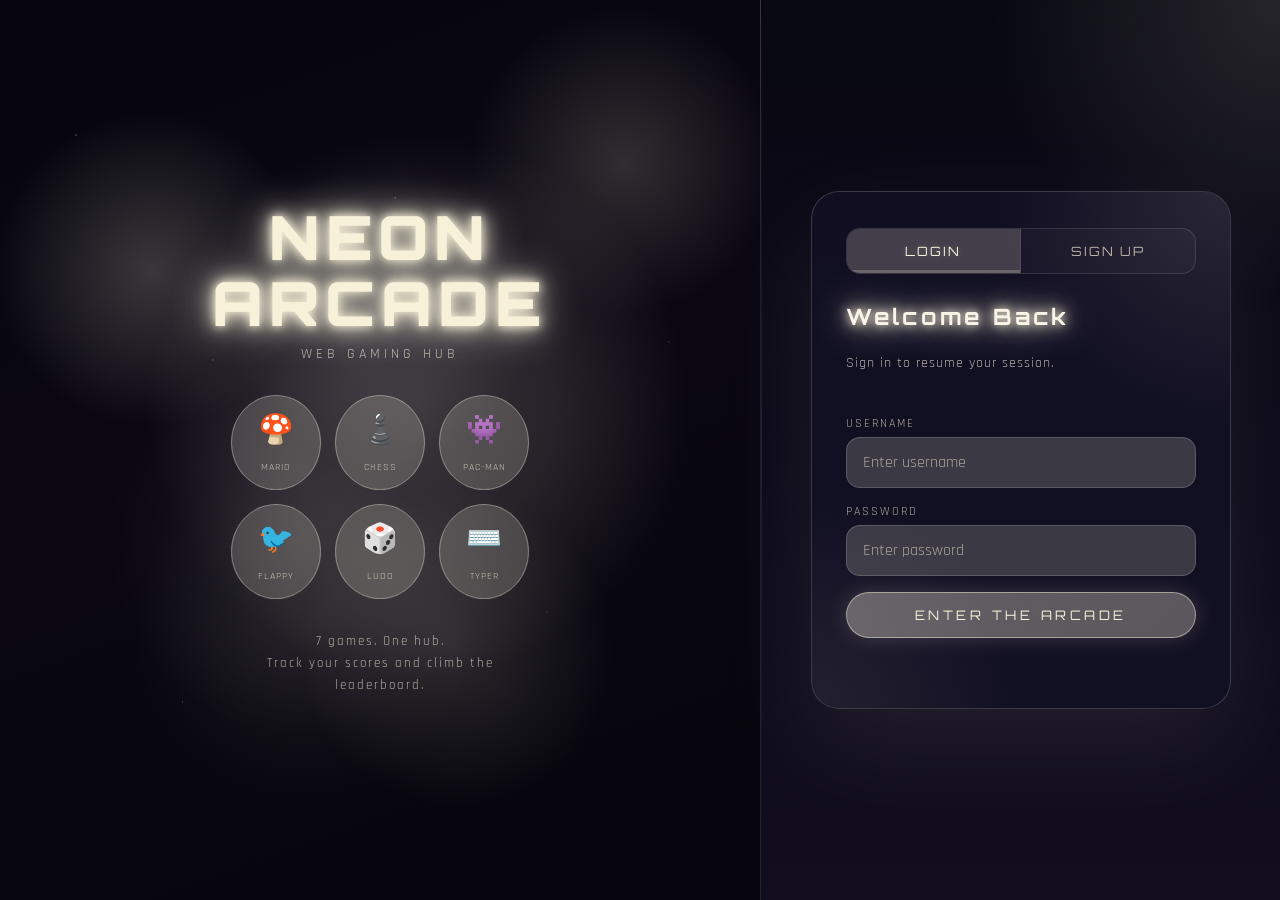
<file: gamehub_2_ (1).html>
<!DOCTYPE html>
<html lang="en">
<head>
<meta charset="UTF-8">
<meta name="viewport" content="width=device-width, initial-scale=1.0">
<title>NeonArcade Hub</title>
<link href="https://fonts.googleapis.com/css2?family=Orbitron:wght@400;700;900&family=Rajdhani:wght@300;400;600&display=swap" rel="stylesheet">
<style>
:root {
  --neon-cyan: #f8f1d9;
  --neon-pink: #f5ead0;
  --neon-purple: #f2e8ce;
  --neon-green: #efe7d7;
  --neon-yellow: #fff8e5;
  --glass-bg: rgba(255, 255, 255, 0.14);
  --glass-border: rgba(255, 255, 255, 0.22);
  --glass-blur: 20px;
  --bg-dark: #06050d;
  --text-primary: #faf3e7;
  --text-muted: rgba(245, 235, 215, 0.7);
}

* { margin: 0; padding: 0; box-sizing: border-box; }

body {
  font-family: 'Rajdhani', sans-serif;
  background: var(--bg-dark);
  color: var(--text-primary);
  min-height: 100vh;
  overflow-x: hidden;
}

body::before {
  content: '';
  position: fixed;
  top: 0; left: 0; right: 0; bottom: 0;
  background:
    radial-gradient(ellipse at 20% 20%, rgba(255, 247, 227, 0.14) 0%, transparent 50%),
    radial-gradient(ellipse at 80% 80%, rgba(245, 234, 207, 0.12) 0%, transparent 50%),
    radial-gradient(ellipse at 50% 50%, rgba(255, 243, 214, 0.08) 0%, transparent 60%);
  pointer-events: none;
  z-index: 0;
}

/* Animated stars */
body::after {
  content: '';
  position: fixed;
  top: 0; left: 0; right: 0; bottom: 0;
  background-image:
    radial-gradient(1px 1px at 10% 15%, rgba(255,255,255,0.4) 0%, transparent 100%),
    radial-gradient(1px 1px at 30% 40%, rgba(255,255,255,0.3) 0%, transparent 100%),
    radial-gradient(1px 1px at 50% 25%, rgba(255,255,255,0.5) 0%, transparent 100%),
    radial-gradient(1px 1px at 70% 60%, rgba(255,255,255,0.2) 0%, transparent 100%),
    radial-gradient(1px 1px at 90% 10%, rgba(255,255,255,0.4) 0%, transparent 100%),
    radial-gradient(1px 1px at 15% 70%, rgba(255,255,255,0.3) 0%, transparent 100%),
    radial-gradient(1px 1px at 85% 85%, rgba(255,255,255,0.3) 0%, transparent 100%),
    radial-gradient(1px 1px at 45% 90%, rgba(255,255,255,0.2) 0%, transparent 100%);
  pointer-events: none;
  z-index: 0;
}

.glass {
  background: var(--glass-bg);
  backdrop-filter: blur(var(--glass-blur));
  -webkit-backdrop-filter: blur(var(--glass-blur));
  border: 1px solid var(--glass-border);
  border-radius: 16px;
}

.neon-text {
  color: var(--neon-cyan);
  text-shadow: 0 0 10px var(--neon-cyan), 0 0 20px var(--neon-cyan), 0 0 40px var(--neon-cyan);
}

.neon-text-pink {
  color: var(--neon-pink);
  text-shadow: 0 0 10px var(--neon-pink), 0 0 20px var(--neon-pink);
}

/* ─── SCREENS ─── */
.screen { display: none; position: relative; z-index: 1; min-height: 100vh; }
.screen.active { display: flex; }

/* ─── AUTH SCREEN ─── */
#auth-screen {
  flex-direction: row !important;
  align-items: stretch;
  padding: 0;
  gap: 0;
  min-height: 100vh;
}

/* Left decorative panel */
.auth-panel-left {
  flex: 1;
  display: flex;
  flex-direction: column;
  align-items: center;
  justify-content: center;
  gap: 32px;
  padding: 60px 48px;
  background:
    radial-gradient(circle at 20% 30%, rgba(255, 247, 227, 0.20), transparent 18%),
    radial-gradient(circle at 82% 18%, rgba(255, 243, 214, 0.16), transparent 16%),
    radial-gradient(circle at 60% 72%, rgba(250, 240, 220, 0.14), transparent 20%),
    radial-gradient(circle at 40% 60%, rgba(255,255,255,0.08), transparent 28%),
    linear-gradient(160deg, #06050d 0%, #0a0713 42%, #08060f 75%, #06050d 100%);
  position: relative;
  overflow: hidden;
}

.auth-panel-left::before {
  content: '';
  position: absolute;
  width: 640px; height: 640px;
  border-radius: 50%;
  background: radial-gradient(circle, rgba(255,247,227,0.18) 0%, rgba(245,234,214,0.12) 30%, transparent 60%);
  top: 45%; left: 55%;
  transform: translate(-50%, -50%);
  animation: aura 7s ease-in-out infinite;
}

.auth-panel-left::after {
  content: '';
  position: absolute;
  inset: 0;
  background-image:
    radial-gradient(1px 1px at 10% 15%, rgba(255,255,255,0.5) 0%, transparent 100%),
    radial-gradient(1px 1px at 28% 40%, rgba(255,255,255,0.35) 0%, transparent 100%),
    radial-gradient(1px 1px at 52% 22%, rgba(255,255,255,0.45) 0%, transparent 100%),
    radial-gradient(1px 1px at 72% 68%, rgba(255,255,255,0.25) 0%, transparent 100%),
    radial-gradient(1px 1px at 24% 78%, rgba(255,255,255,0.35) 0%, transparent 100%),
    radial-gradient(1px 1px at 88% 38%, rgba(255,255,255,0.28) 0%, transparent 100%),
    radial-gradient(circle at 50% 35%, rgba(255,255,255,0.10), transparent 22%),
    radial-gradient(circle at 40% 70%, rgba(255,243,214,0.08), transparent 22%);
  pointer-events: none;
}

@keyframes aura {
  0%,100% { transform:translate(-50%,-50%) scale(1); opacity:0.7; }
  50% { transform:translate(-50%,-50%) scale(1.25); opacity:0.4; }
}

.auth-brand {
  position: relative; z-index: 1; text-align: center;
}

.auth-brand h1 {
  font-family: 'Orbitron', monospace;
  font-size: clamp(2.2rem, 5vw, 3.8rem);
  font-weight: 900;
  letter-spacing: 6px;
  animation: flicker 5s infinite alternate;
  line-height: 1.1;
}

.auth-brand p {
  color: var(--text-muted);
  font-size: 0.9rem;
  letter-spacing: 4px;
  text-transform: uppercase;
  margin-top: 8px;
}

.auth-games-preview {
  position: relative; z-index: 1;
  display: grid;
  grid-template-columns: repeat(3, 1fr);
  gap: 14px;
  max-width: 340px;
}

.auth-game-chip {
  width: 90px;
  aspect-ratio: 1 / 1;
  display: flex;
  flex-direction: column;
  align-items: center;
  justify-content: center;
  gap: 6px;
  background: rgba(255, 247, 227, 0.18);
  border: 1px solid rgba(255, 247, 227, 0.3);
  border-radius: 50%;
  padding: 16px;
  cursor: default;
  transition: all 0.4s;
  animation: chipFloat 4s ease-in-out infinite;
}

.auth-game-chip:nth-child(2) { animation-delay: 0.5s; }
.auth-game-chip:nth-child(3) { animation-delay: 1s; }
.auth-game-chip:nth-child(4) { animation-delay: 1.5s; }
.auth-game-chip:nth-child(5) { animation-delay: 2s; }
.auth-game-chip:nth-child(6) { animation-delay: 2.5s; }

@keyframes chipFloat {
  0%,100% { transform:translateY(0); }
  50% { transform:translateY(-5px); }
}

.auth-game-chip:hover {
  background: rgba(255, 247, 227, 0.28);
  border-color: rgba(255, 247, 227, 0.45);
  box-shadow: 0 0 16px rgba(255, 247, 227, 0.18);
}

.auth-game-chip .chip-icon { font-size: 1.8rem; display: block; margin-bottom: 6px; }
.auth-game-chip .chip-label { font-size: 0.6rem; letter-spacing: 1px; color: var(--text-muted); text-transform: uppercase; }

.auth-tagline {
  position: relative; z-index: 1;
  font-size: 0.8rem;
  color: var(--text-muted);
  letter-spacing: 2px;
  text-align: center;
  max-width: 300px;
  line-height: 1.7;
}

/* Right form panel */
.auth-panel-right {
  width: min(520px, 100%);
  min-height: 100vh;
  background: radial-gradient(circle at top right, rgba(255, 247, 227, 0.12), transparent 28%),
              linear-gradient(180deg, rgba(8, 8, 18, 0.98), rgba(18, 14, 32, 0.98));
  border-left: 1px solid rgba(255,255,255,0.08);
  display: flex;
  align-items: center;
  justify-content: center;
  padding: 48px 40px;
  position: relative;
}

.auth-panel-right::before {
  content: '';
  position: absolute;
  top: 0; bottom: 0; left: 0;
  width: 1px;
  background: linear-gradient(to bottom, transparent, rgba(255, 247, 227, 0.35), transparent);
  opacity: 0.24;
}

.auth-form-inner {
  width: 100%;
  max-width: 420px;
  margin: 0 auto;
}

.auth-form-card {
  background: rgba(18, 16, 36, 0.90);
  border: 1px solid rgba(255, 247, 227, 0.18);
  border-radius: 28px;
  box-shadow: 0 36px 100px rgba(255, 247, 227, 0.08);
  padding: 36px 34px 30px;
  position: relative;
  overflow: hidden;
}

.auth-form-card::before {
  content: '';
  position: absolute;
  inset: 0;
  background: radial-gradient(circle at top right, rgba(255, 247, 227, 0.1), transparent 35%),
              radial-gradient(circle at bottom left, rgba(245, 238, 219, 0.08), transparent 32%);
  pointer-events: none;
}

.auth-form-heading {
  font-family: 'Orbitron', monospace;
  font-size: 1.4rem;
  font-weight: 700;
  letter-spacing: 3px;
  color: var(--text-primary);
  margin-bottom: 8px;
}

.auth-form-subheading {
  color: var(--text-muted);
  font-size: 0.85rem;
  letter-spacing: 1px;
  margin-bottom: 28px;
}

@keyframes flicker {
  0%,95%,100% { opacity: 1; }
  96% { opacity: 0.6; }
  97% { opacity: 1; }
  98% { opacity: 0.4; }
}

.auth-card {
  width: 100%;
  max-width: 420px;
  padding: 36px;
}

.auth-tabs {
  display: flex;
  gap: 0;
  margin-bottom: 28px;
  border-radius: 14px;
  overflow: hidden;
  border: 1px solid rgba(255,255,255,0.12);
  background: rgba(255,255,255,0.03);
}

.auth-tab {
  flex: 1;
  padding: 14px 16px;
  background: transparent;
  border: none;
  color: var(--text-muted);
  font-family: 'Orbitron', monospace;
  font-size: 0.8rem;
  letter-spacing: 2px;
  cursor: pointer;
  transition: all 0.25s ease;
}

.auth-tab:not(:last-child) {
  border-right: 1px solid rgba(255,255,255,0.08);
}

.auth-tab.active {
  background: rgba(255, 247, 227, 0.18);
  color: var(--neon-cyan);
  text-shadow: 0 0 8px rgba(255, 247, 227, 0.28);
  box-shadow: inset 0 -3px 0 rgba(255, 247, 227, 0.2);
}

.auth-form { display: flex; flex-direction: column; gap: 16px; }
.auth-form.hidden { display: none; }

.form-group { display: flex; flex-direction: column; gap: 6px; }

.form-group label {
  font-size: 0.75rem;
  letter-spacing: 2px;
  color: var(--text-muted);
  text-transform: uppercase;
}

.form-group input {
  background: rgba(255, 247, 227, 0.18);
  border: 1px solid rgba(255, 255, 255, 0.16);
  border-radius: 14px;
  padding: 14px 16px;
  color: var(--text-primary);
  font-family: 'Rajdhani', sans-serif;
  font-size: 1rem;
  transition: border-color 0.3s, box-shadow 0.3s, background 0.3s;
  outline: none;
}

.form-group input::placeholder {
  color: rgba(245, 235, 215, 0.6);
}

.form-group input:focus {
  border-color: var(--neon-cyan);
  box-shadow: 0 0 18px rgba(255, 247, 227, 0.22);
  background: rgba(255, 247, 227, 0.28);
}

select {
  transition: all 0.3s;
}

select:hover {
  border-color: rgba(255, 247, 227, 0.45) !important;
  box-shadow: 0 0 10px rgba(255, 247, 227, 0.14) !important;
}

select:focus {
  border-color: var(--neon-cyan) !important;
  box-shadow: 0 0 12px rgba(255, 247, 227, 0.22) !important;
  outline: none;
}

.btn-primary {
  background: linear-gradient(135deg, rgba(255, 247, 227, 0.35), rgba(245, 238, 219, 0.32));
  border: 1px solid rgba(255, 247, 227, 0.45);
  border-radius: 999px;
  padding: 14px 18px;
  color: var(--neon-cyan);
  font-family: 'Orbitron', monospace;
  font-size: 0.82rem;
  letter-spacing: 3.5px;
  cursor: pointer;
  transition: transform 0.22s ease, box-shadow 0.22s ease, background 0.22s ease;
  text-transform: uppercase;
  box-shadow: 0 0 22px rgba(255, 247, 227, 0.18);
}

.btn-primary:hover {
  background: linear-gradient(135deg, rgba(255, 247, 227, 0.48), rgba(245, 238, 219, 0.42));
  box-shadow: 0 0 30px rgba(255, 247, 227, 0.28);
  transform: translateY(-1px);
}

.auth-msg {
  font-size: 0.85rem;
  text-align: center;
  min-height: 18px;
  margin-top: 6px;
}
.auth-msg.error { color: var(--neon-pink); }
.auth-msg.success { color: var(--neon-green); }

/* Responsive auth */
@media (max-width: 768px) {
  #auth-screen { flex-direction: column !important; }
  .auth-panel-left { min-height: 280px; padding: 36px 24px; }
  .auth-panel-right { width: 100%; min-height: auto; padding: 36px 24px; }
}

/* ─── DASHBOARD ─── */
#dashboard-screen {
  flex-direction: row;
  padding: 0;
  min-height: 100vh;
  align-items: flex-start;
}

/* Sidebar */
.sidebar {
  width: 230px;
  min-height: 100vh;
  background: rgba(2,2,12,0.97);
  border-right: 1px solid var(--glass-border);
  display: flex;
  flex-direction: column;
  padding: 24px 0;
  position: sticky;
  top: 0;
  height: 100vh;
  overflow-y: auto;
  flex-shrink: 0;
}

.sidebar-logo {
  font-family: 'Orbitron', monospace;
  font-size: 0.95rem;
  font-weight: 900;
  letter-spacing: 3px;
  padding: 0 20px 20px;
  border-bottom: 1px solid var(--glass-border);
}

.sidebar-user {
  padding: 18px 20px;
  border-bottom: 1px solid var(--glass-border);
  margin-bottom: 8px;
}

.sidebar-user-avatar {
  width: 42px; height: 42px;
  border-radius: 50%;
  background: linear-gradient(135deg, rgba(0,245,255,0.25), rgba(139,0,255,0.25));
  border: 2px solid var(--neon-cyan);
  display: flex; align-items: center; justify-content: center;
  font-family: 'Orbitron', monospace;
  font-size: 1rem; font-weight: 700;
  color: var(--neon-cyan);
  margin-bottom: 10px;
  box-shadow: 0 0 14px rgba(0,245,255,0.2);
}

.sidebar-username {
  font-family: 'Orbitron', monospace;
  font-size: 0.7rem; letter-spacing: 2px;
  color: var(--neon-cyan); margin-bottom: 2px;
}
.sidebar-role { font-size: 0.65rem; color: var(--text-muted); letter-spacing: 1px; }

.sidebar-stats {
  padding: 12px 16px;
  display: flex; flex-direction: column; gap: 8px;
  flex: 1;
}

.sidebar-stat {
  display: flex; justify-content: space-between; align-items: center;
  padding: 9px 12px;
  background: rgba(0,245,255,0.03);
  border: 1px solid rgba(0,245,255,0.08);
  border-radius: 9px;
}

.sidebar-stat-label { font-size: 0.6rem; letter-spacing: 2px; color: var(--text-muted); text-transform: uppercase; }
.sidebar-stat-value { font-family: 'Orbitron', monospace; font-size: 0.82rem; }

.sidebar-bottom {
  padding: 16px 20px;
  border-top: 1px solid var(--glass-border);
}

/* Main content */
.dashboard-main { flex: 1; overflow-y: auto; min-height: 100vh; }

.dashboard-topbar {
  display: flex; align-items: center; justify-content: space-between;
  padding: 18px 28px;
  border-bottom: 1px solid var(--glass-border);
  background: rgba(4,4,15,0.7); backdrop-filter: blur(20px);
  position: sticky; top: 0; z-index: 50;
}

.dashboard-topbar-title {
  font-family: 'Orbitron', monospace;
  font-size: 0.75rem; letter-spacing: 4px; color: var(--text-muted); text-transform: uppercase;
}

/* Legacy compat */
.navbar { display: none; }
.nav-logo { font-family: 'Orbitron', monospace; font-size: 1.2rem; font-weight: 900; letter-spacing: 3px; }
.nav-right { display: flex; align-items: center; gap: 20px; }
.nav-user { font-size: 0.85rem; color: var(--text-muted); }
.nav-user span { color: var(--neon-cyan); }

.btn-logout {
  background: rgba(255,0,110,0.1);
  border: 1px solid rgba(255,0,110,0.4);
  border-radius: 6px; padding: 7px 16px;
  color: var(--neon-pink);
  font-family: 'Orbitron', monospace; font-size: 0.65rem; letter-spacing: 2px;
  cursor: pointer; transition: all 0.3s;
}
.btn-logout:hover { background: rgba(255,0,110,0.2); box-shadow: 0 0 12px rgba(255,0,110,0.3); }

.dashboard-body { padding: 28px; max-width: 1100px; }

.stats-row {
  display: grid;
  grid-template-columns: repeat(3, 1fr);
  gap: 14px;
  margin-bottom: 32px;
}

.stat-card {
  padding: 18px 20px;
  display: flex; align-items: center; gap: 14px;
  border-radius: 14px;
}

.stat-card-icon {
  width: 44px; height: 44px; border-radius: 11px;
  display: flex; align-items: center; justify-content: center;
  font-size: 1.3rem; flex-shrink: 0;
}
.stat-card-icon.cyan { background: rgba(0,245,255,0.1); border: 1px solid rgba(0,245,255,0.2); }
.stat-card-icon.pink { background: rgba(255,0,110,0.1); border: 1px solid rgba(255,0,110,0.2); }
.stat-card-icon.green { background: rgba(57,255,20,0.08); border: 1px solid rgba(57,255,20,0.18); }

.stat-label { font-size: 0.62rem; letter-spacing: 3px; color: var(--text-muted); text-transform: uppercase; margin-bottom: 4px; }
.stat-value { font-family: 'Orbitron', monospace; font-size: 1.3rem; font-weight: 700; }

.section-title {
  font-family: 'Orbitron', monospace;
  font-size: 0.72rem; letter-spacing: 4px;
  color: var(--text-muted); text-transform: uppercase;
  margin-bottom: 14px; padding-bottom: 10px;
  border-bottom: 1px solid var(--glass-border);
  display: flex; align-items: center; gap: 10px;
}
.section-title::before {
  content: '';
  width: 3px; height: 13px;
  background: var(--neon-cyan); border-radius: 2px;
  box-shadow: 0 0 8px var(--neon-cyan);
}

.recently-played { display: flex; gap: 10px; margin-bottom: 28px; flex-wrap: wrap; }

.recent-chip {
  background: rgba(0,245,255,0.06);
  border: 1px solid rgba(0,245,255,0.18);
  border-radius: 20px; padding: 7px 18px;
  font-size: 0.82rem; color: var(--neon-cyan);
  display: flex; align-items: center; gap: 8px;
  transition: all 0.2s; cursor: default;
}
.recent-chip:hover { background: rgba(0,245,255,0.1); box-shadow: 0 0 10px rgba(0,245,255,0.12); }
.recent-chip-empty { color: var(--text-muted); font-size: 0.85rem; padding: 6px 0; }

.score-table { width: 100%; border-collapse: collapse; margin-bottom: 32px; }
.score-table th, .score-table td { padding: 11px 16px; text-align: left; border-bottom: 1px solid rgba(0,245,255,0.07); font-size: 0.88rem; }
.score-table th { font-family: 'Orbitron', monospace; font-size: 0.6rem; letter-spacing: 3px; color: var(--text-muted); text-transform: uppercase; }
.score-table td:last-child { color: var(--neon-green); font-family: 'Orbitron', monospace; }
.score-table tr:hover td { background: rgba(0,245,255,0.03); }

/* Improved game cards */
.games-grid {
  display: grid;
  grid-template-columns: repeat(auto-fill, minmax(148px, 1fr));
  gap: 14px; margin-bottom: 40px;
}

.game-card {
  padding: 0; text-align: center; cursor: pointer;
  transition: all 0.35s cubic-bezier(0.34,1.56,0.64,1);
  position: relative; overflow: hidden;
  border-radius: 16px; min-height: 150px;
  display: flex; flex-direction: column;
  align-items: center; justify-content: center;
}

.game-card-inner {
  padding: 24px 14px 18px;
  display: flex; flex-direction: column; align-items: center; gap: 8px;
  position: relative; z-index: 1; width: 100%;
}

.game-card::before {
  content: '';
  position: absolute; inset: 0;
  background: linear-gradient(160deg, rgba(0,245,255,0.07), rgba(139,0,255,0.05));
  opacity: 0; transition: opacity 0.3s;
}

.game-card::after {
  content: ''; position: absolute;
  bottom: 0; left: 0; right: 0; height: 3px;
  background: linear-gradient(90deg, var(--neon-cyan), var(--neon-purple));
  transform: scaleX(0); transform-origin: left; transition: transform 0.3s;
}

.game-card:hover {
  transform: translateY(-8px) scale(1.02);
  border-color: var(--neon-cyan);
  box-shadow: 0 16px 36px rgba(0,245,255,0.14), 0 0 0 1px rgba(0,245,255,0.18);
}
.game-card:hover::before { opacity: 1; }
.game-card:hover::after { transform: scaleX(1); }

.game-icon {
  font-size: 2.6rem;
  filter: drop-shadow(0 0 10px rgba(0,245,255,0.25));
  transition: transform 0.3s;
}
.game-card:hover .game-icon { transform: scale(1.15); }

.game-title { font-family: 'Orbitron', monospace; font-size: 0.65rem; letter-spacing: 2px; color: var(--text-primary); }
.game-genre { font-size: 0.68rem; color: var(--text-muted); letter-spacing: 1px; }

.game-play-btn {
  margin-top: 2px;
  background: rgba(0,245,255,0.1);
  border: 1px solid rgba(0,245,255,0.22);
  border-radius: 20px; padding: 4px 13px;
  font-size: 0.58rem; font-family: 'Orbitron', monospace; letter-spacing: 2px;
  color: var(--neon-cyan); opacity: 0; transform: translateY(4px); transition: all 0.25s;
}
.game-card:hover .game-play-btn { opacity: 1; transform: translateY(0); }

/* ─── GAME SCREEN ─── */
#game-screen {
  flex-direction: column;
  align-items: center;
  padding: 0;
  min-height: 100vh;
}

.game-header {
  width: 100%;
  display: flex;
  align-items: center;
  justify-content: space-between;
  padding: 14px 24px;
  background: rgba(4,4,15,0.9);
  border-bottom: 1px solid var(--glass-border);
  backdrop-filter: blur(20px);
  position: sticky;
  top: 0;
  z-index: 100;
}

.game-header h2 {
  font-family: 'Orbitron', monospace;
  font-size: 1rem;
  letter-spacing: 3px;
}

.game-info { display: flex; gap: 24px; align-items: center; }

.game-stat {
  text-align: center;
}

.game-stat-label {
  font-size: 0.6rem;
  letter-spacing: 2px;
  color: var(--text-muted);
  text-transform: uppercase;
}

.game-stat-value {
  font-family: 'Orbitron', monospace;
  font-size: 1rem;
  color: var(--neon-cyan);
}

.btn-back {
  background: rgba(139,0,255,0.1);
  border: 1px solid rgba(139,0,255,0.4);
  border-radius: 6px;
  padding: 7px 16px;
  color: #b366ff;
  font-family: 'Orbitron', monospace;
  font-size: 0.65rem;
  letter-spacing: 2px;
  cursor: pointer;
  transition: all 0.3s;
}

.btn-back:hover { background: rgba(139,0,255,0.2); box-shadow: 0 0 12px rgba(139,0,255,0.3); }

#game-container {
  flex: 1;
  width: 100%;
  display: flex;
  align-items: center;
  justify-content: center;
  padding: 20px;
}

canvas { display: block; }

/* ─── MARIO SPECIFIC ─── */
#mario-ui, #flappy-ui, #shellshock-ui, #pacman-ui, #typeracer-ui, #chess-ui, #ludo-ui {
  width: 100%;
  display: flex;
  flex-direction: column;
  align-items: center;
  gap: 16px;
}

.game-controls-hint {
  font-size: 0.75rem;
  color: var(--text-muted);
  letter-spacing: 2px;
  text-align: center;
}

.overlay-screen {
  position: absolute;
  top: 0; left: 0; right: 0; bottom: 0;
  background: rgba(4,4,15,0.85);
  display: flex;
  flex-direction: column;
  align-items: center;
  justify-content: center;
  gap: 20px;
  backdrop-filter: blur(8px);
  z-index: 10;
  border-radius: 8px;
}

.overlay-screen h3 {
  font-family: 'Orbitron', monospace;
  font-size: 1.8rem;
  letter-spacing: 4px;
}

.overlay-screen p {
  color: var(--text-muted);
  font-size: 0.9rem;
}

.btn-game {
  background: linear-gradient(135deg, rgba(0,245,255,0.15), rgba(139,0,255,0.15));
  border: 1px solid var(--neon-cyan);
  border-radius: 8px;
  padding: 12px 32px;
  color: var(--neon-cyan);
  font-family: 'Orbitron', monospace;
  font-size: 0.8rem;
  letter-spacing: 3px;
  cursor: pointer;
  transition: all 0.3s;
  text-transform: uppercase;
}

.btn-game:hover {
  background: linear-gradient(135deg, rgba(0,245,255,0.3), rgba(139,0,255,0.3));
  box-shadow: 0 0 20px rgba(0,245,255,0.4);
  transform: translateY(-2px);
}

/* Typeracer */
#typeracer-ui {
  max-width: 700px;
  margin: 0 auto;
}

.type-display {
  width: 100%;
  background: rgba(0,0,20,0.8);
  border: 1px solid var(--glass-border);
  border-radius: 12px;
  padding: 24px;
  font-size: 1.2rem;
  line-height: 2;
  min-height: 120px;
  letter-spacing: 1px;
}

.char-correct { color: var(--neon-green); }
.char-error { color: var(--neon-pink); background: rgba(255,0,110,0.15); border-radius: 2px; }
.char-pending { color: var(--text-muted); }
.char-cursor { border-left: 2px solid var(--neon-cyan); animation: blink 1s infinite; }

@keyframes blink { 0%,50% { opacity:1; } 51%,100% { opacity:0; } }

#type-input {
  width: 100%;
  background: rgba(0,245,255,0.05);
  border: 1px solid var(--glass-border);
  border-radius: 8px;
  padding: 14px 18px;
  color: var(--text-primary);
  font-family: 'Rajdhani', sans-serif;
  font-size: 1.1rem;
  outline: none;
  transition: border-color 0.3s;
}

#type-input:focus { border-color: var(--neon-cyan); box-shadow: 0 0 12px rgba(0,245,255,0.2); }

.type-stats {
  display: flex;
  gap: 32px;
  justify-content: center;
}

.type-stat {
  text-align: center;
}

.type-stat-val {
  font-family: 'Orbitron', monospace;
  font-size: 1.8rem;
  color: var(--neon-cyan);
}

.type-stat-lbl {
  font-size: 0.7rem;
  letter-spacing: 2px;
  color: var(--text-muted);
  text-transform: uppercase;
}

/* Chess */
#chess-board-wrap {
  display: flex;
  gap: 24px;
  align-items: flex-start;
}

.chess-board {
  display: grid;
  grid-template-columns: repeat(8, 56px);
  grid-template-rows: repeat(8, 56px);
  border: 2px solid var(--glass-border);
  box-shadow: 0 0 30px rgba(0,245,255,0.15);
}

.chess-cell {
  width: 56px;
  height: 56px;
  display: flex;
  align-items: center;
  justify-content: center;
  font-size: 2rem;
  cursor: pointer;
  transition: background 0.12s, filter 0.12s;
  user-select: none;
  position: relative;
}

.chess-cell.light { background: #1e2a4a; }
.chess-cell.dark  { background: #0d1628; }
.chess-cell:hover { filter: brightness(1.3); }
.chess-cell.selected { background: rgba(0,245,255,0.35) !important; box-shadow: inset 0 0 10px rgba(0,245,255,0.4); }
.chess-cell.valid-move { background: rgba(57,255,20,0.22) !important; }
.chess-cell.valid-move::after {
  content: '';
  position: absolute;
  width: 30%; height: 30%;
  border-radius: 50%;
  background: rgba(57,255,20,0.55);
  pointer-events: none;
}
.chess-cell.in-check { background: rgba(255,0,110,0.45) !important; animation: pulseChk 0.8s infinite alternate; }
@keyframes pulseChk { from { box-shadow:inset 0 0 8px rgba(255,0,110,0.4); } to { box-shadow:inset 0 0 20px rgba(255,0,110,0.9); } }
@keyframes pulse { 0%, 100% { opacity:1; } 50% { opacity:0.6; } }

.chess-info {
  display: flex;
  flex-direction: column;
  gap: 12px;
  min-width: 180px;
}

.chess-info-box {
  background: var(--glass-bg);
  border: 1px solid var(--glass-border);
  border-radius: 10px;
  padding: 14px;
}

.chess-info-box h4 {
  font-family: 'Orbitron', monospace;
  font-size: 0.65rem;
  letter-spacing: 3px;
  color: var(--text-muted);
  text-transform: uppercase;
  margin-bottom: 8px;
}

/* Ludo */
.ludo-board-wrap { display: flex; flex-direction: column; align-items: center; gap: 16px; }

#ludo-canvas { border: 2px solid var(--glass-border); border-radius: 8px; }

.ludo-controls { display: flex; gap: 16px; align-items: center; }

/* ShellShock */
#shellshock-wrap {
  display: flex;
  flex-direction: column;
  align-items: center;
  gap: 16px;
  width: 100%;
}

.shellshock-controls {
  display: flex;
  gap: 24px;
  align-items: center;
  flex-wrap: wrap;
  justify-content: center;
}

.control-group {
  display: flex;
  flex-direction: column;
  align-items: center;
  gap: 4px;
}

.control-label {
  font-size: 0.65rem;
  letter-spacing: 2px;
  color: var(--text-muted);
  text-transform: uppercase;
}

.control-value {
  font-family: 'Orbitron', monospace;
  font-size: 1rem;
  color: var(--neon-cyan);
}

input[type=range] {
  accent-color: var(--neon-cyan);
  width: 140px;
}

/* Responsive */
@media (max-width: 768px) {
  .stats-row { grid-template-columns: 1fr; }
  .games-grid { grid-template-columns: repeat(2, 1fr); }
  .dashboard-body { padding: 16px; }
  #chess-board-wrap { flex-direction: column; }
  .chess-cell { width: 40px; height: 40px; font-size: 1.4rem; }
  .chess-board { grid-template-columns: repeat(8, 40px); grid-template-rows: repeat(8, 40px); }
}

/* ── Pac-Man ghosts color ── */
.ghost-blinky { color: #ff0000; }
.ghost-pinky { color: #ffb8ff; }

/* notification toast */
.toast {
  position: fixed;
  bottom: 24px; right: 24px;
  background: rgba(0,245,255,0.12);
  border: 1px solid var(--neon-cyan);
  border-radius: 10px;
  padding: 12px 20px;
  font-family: 'Orbitron', monospace;
  font-size: 0.75rem;
  letter-spacing: 2px;
  color: var(--neon-cyan);
  z-index: 9999;
  animation: toastIn 0.3s ease, toastOut 0.3s ease 2.5s forwards;
  pointer-events: none;
}

@keyframes toastIn { from { transform: translateX(100px); opacity:0; } to { transform:translateX(0); opacity:1; } }
@keyframes toastOut { from { opacity:1; } to { opacity:0; } }
</style>
</head>
<body>

<!-- ═══ AUTH SCREEN ═══ -->
<div id="auth-screen" class="screen active">

  <!-- LEFT — branding + game previews -->
  <div class="auth-panel-left">
    <div class="auth-brand">
      <h1 class="neon-text">NEON<br>ARCADE</h1>
      <p>Web Gaming Hub</p>
    </div>

    <div class="auth-games-preview">
      <div class="auth-game-chip"><span class="chip-icon">🍄</span><span class="chip-label">Mario</span></div>
      <div class="auth-game-chip"><span class="chip-icon">♟️</span><span class="chip-label">Chess</span></div>
      <div class="auth-game-chip"><span class="chip-icon">👾</span><span class="chip-label">Pac-Man</span></div>
      <div class="auth-game-chip"><span class="chip-icon">🐦</span><span class="chip-label">Flappy</span></div>
      <div class="auth-game-chip"><span class="chip-icon">🎲</span><span class="chip-label">Ludo</span></div>
      <div class="auth-game-chip"><span class="chip-icon">⌨️</span><span class="chip-label">Typer</span></div>
    </div>

    <p class="auth-tagline">7 games. One hub.<br>Track your scores and climb the leaderboard.</p>
  </div>

  <!-- RIGHT — form -->
  <div class="auth-panel-right">
    <div class="auth-form-inner">
      <div class="auth-form-card">
        <div class="auth-tabs">
          <button class="auth-tab active" onclick="switchTab('login')">LOGIN</button>
          <button class="auth-tab" onclick="switchTab('signup')">SIGN UP</button>
        </div>

        <div id="login-form" class="auth-form">
          <div class="auth-form-heading neon-text">Welcome Back</div>
          <div class="auth-form-subheading">Sign in to resume your session.</div>
          <div class="form-group">
            <label>Username</label>
            <input type="text" id="login-user" placeholder="Enter username" autocomplete="username">
          </div>
          <div class="form-group">
            <label>Password</label>
            <input type="password" id="login-pass" placeholder="Enter password" autocomplete="current-password">
          </div>
          <button class="btn-primary" onclick="doLogin()">ENTER THE ARCADE</button>
          <div id="login-msg" class="auth-msg"></div>
        </div>

        <div id="signup-form" class="auth-form hidden">
          <div class="auth-form-heading neon-text">Create Account</div>
          <div class="auth-form-subheading">Join and start playing today.</div>
          <div class="form-group">
            <label>Username</label>
            <input type="text" id="signup-user" placeholder="Choose a username" autocomplete="username">
          </div>
          <div class="form-group">
            <label>Password</label>
            <input type="password" id="signup-pass" placeholder="Choose a password" autocomplete="new-password">
          </div>
          <div class="form-group">
            <label>Confirm Password</label>
            <input type="password" id="signup-pass2" placeholder="Confirm password" autocomplete="new-password">
          </div>
          <button class="btn-primary" onclick="doSignup()">CREATE ACCOUNT</button>
          <div id="signup-msg" class="auth-msg"></div>
        </div>
      </div>
    </div>
  </div>

</div>

<!-- ═══ DASHBOARD SCREEN ═══ -->
<div id="dashboard-screen" class="screen">

  <!-- SIDEBAR -->
  <aside class="sidebar">
    <div class="sidebar-logo neon-text">NEON<br>ARCADE</div>

    <div class="sidebar-user">
      <div class="sidebar-user-avatar" id="sidebar-avatar">?</div>
      <div class="sidebar-username" id="sidebar-username">—</div>
      <div class="sidebar-role">Player</div>
    </div>

    <div class="sidebar-stats">
      <div class="sidebar-stat">
        <span class="sidebar-stat-label">⏱ Time</span>
        <span class="sidebar-stat-value neon-text" id="stat-playtime">00:00:00</span>
      </div>
      <div class="sidebar-stat">
        <span class="sidebar-stat-label">🎮 Played</span>
        <span class="sidebar-stat-value" style="color:var(--neon-pink)" id="stat-sessions">0</span>
      </div>
      <div class="sidebar-stat">
        <span class="sidebar-stat-label">🏆 Best</span>
        <span class="sidebar-stat-value" style="color:var(--neon-green)" id="stat-best">—</span>
      </div>
    </div>

    <div class="sidebar-bottom">
      <button class="btn-logout" onclick="doLogout()" style="width:100%;text-align:center;">LOGOUT</button>
    </div>
  </aside>

  <!-- MAIN -->
  <div class="dashboard-main">
    <div class="dashboard-topbar">
      <span class="dashboard-topbar-title">Game Library</span>
      <div class="nav-user" style="display:block">PLAYER: <span id="nav-username"></span></div>
    </div>

    <div class="dashboard-body">

      <!-- Recently Played -->
      <div class="section-title">Recently Played</div>
      <div class="recently-played" id="recently-played"></div>

      <!-- High Score Table -->
      <div class="section-title">High Score Table</div>
      <table class="score-table glass" style="padding:0;border-radius:12px;overflow:hidden;">
        <thead>
          <tr>
            <th>Game</th>
            <th>Genre</th>
            <th>High Score</th>
          </tr>
        </thead>
        <tbody id="score-tbody"></tbody>
      </table>

      <!-- Game Library -->
      <div class="section-title">All Games</div>
      <div class="games-grid" id="games-grid"></div>

    </div>
  </div>

</div>

<!-- ═══ GAME SCREEN ═══ -->
<div id="game-screen" class="screen">
  <div class="game-header">
    <button class="btn-back" onclick="exitGame()">← BACK</button>
    <h2 id="game-title" class="neon-text"></h2>
    <div class="game-info">
      <div class="game-stat">
        <div class="game-stat-label">Score</div>
        <div class="game-stat-value" id="hud-score">0</div>
      </div>
      <div class="game-stat">
        <div class="game-stat-label">Best</div>
        <div class="game-stat-value" id="hud-best">0</div>
      </div>
    </div>
  </div>
  <div id="game-container"></div>
</div>

<script>
// ═══════════════════════════════════════════════════════════
//  STATE MANAGEMENT & AUTH
// ═══════════════════════════════════════════════════════════

const GAMES_META = [
  { id:'mario',      name:'Super Mario',  icon:'🍄', genre:'Platformer' },
  { id:'shellshock', name:'ShellShock',   icon:'💣', genre:'Artillery' },
  { id:'pacman',     name:'Pac-Man',      icon:'👾', genre:'Arcade' },
  { id:'flappy',     name:'Flappy Bird',  icon:'🐦', genre:'Endless Runner' },
  { id:'chess',      name:'Chess',        icon:'♟️', genre:'Strategy' },
  { id:'ludo',       name:'Ludo',         icon:'🎲', genre:'Board Game' },
  { id:'typeracer',  name:'Type Racer',   icon:'⌨️', genre:'Typing' },
];

function getUsers()   { return JSON.parse(localStorage.getItem('na_users') || '{}'); }
function saveUsers(u) { localStorage.setItem('na_users', JSON.stringify(u)); }

function createProfile(username) {
  return {
    username,
    lifetimeSeconds: 0,
    sessions: 0,
    highScores: { mario:0, shellshock:0, pacman:0, flappy:0, chess:0, ludo:0, typeracer:0 },
    recentlyPlayed: []
  };
}

let currentUser = null;
let currentProfile = null;

function loadProfile(username) {
  const users = getUsers();
  return users[username]?.profile || createProfile(username);
}

function saveProfile() {
  if (!currentUser) return;
  const users = getUsers();
  users[currentUser].profile = currentProfile;
  saveUsers(users);
}

function updateHiScore(gameId, score) {
  if (score > (currentProfile.highScores[gameId] || 0)) {
    currentProfile.highScores[gameId] = score;
    saveProfile();
    showToast('NEW HIGH SCORE: ' + score);
  }
}

// ─── AUTH UI ───
function switchTab(tab) {
  document.querySelectorAll('.auth-tab').forEach((t,i) => t.classList.toggle('active', (i===0&&tab==='login')||(i===1&&tab==='signup')));
  document.getElementById('login-form').classList.toggle('hidden', tab!=='login');
  document.getElementById('signup-form').classList.toggle('hidden', tab!=='signup');
}

function doLogin() {
  const user = document.getElementById('login-user').value.trim();
  const pass = document.getElementById('login-pass').value;
  const msg = document.getElementById('login-msg');
  const users = getUsers();
  if (!users[user] || users[user].password !== btoa(pass)) {
    msg.textContent = 'Invalid username or password.'; msg.className='auth-msg error'; return;
  }
  msg.textContent = 'Welcome back!'; msg.className='auth-msg success';
  currentUser = user;
  currentProfile = loadProfile(user);
  setTimeout(showDashboard, 500);
}

function doSignup() {
  const user = document.getElementById('signup-user').value.trim();
  const pass = document.getElementById('signup-pass').value;
  const pass2 = document.getElementById('signup-pass2').value;
  const msg = document.getElementById('signup-msg');
  if (!user || user.length < 3) { msg.textContent='Username must be 3+ chars.'; msg.className='auth-msg error'; return; }
  if (pass.length < 4) { msg.textContent='Password must be 4+ chars.'; msg.className='auth-msg error'; return; }
  if (pass !== pass2) { msg.textContent='Passwords do not match.'; msg.className='auth-msg error'; return; }
  const users = getUsers();
  if (users[user]) { msg.textContent='Username already taken.'; msg.className='auth-msg error'; return; }
  users[user] = { password: btoa(pass), profile: createProfile(user) };
  saveUsers(users);
  msg.textContent='Account created! Logging in...'; msg.className='auth-msg success';
  currentUser = user; currentProfile = users[user].profile;
  setTimeout(showDashboard, 800);
}

function doLogout() {
  stopActivityTimer();
  saveProfile();
  currentUser = null; currentProfile = null;
  showScreen('auth-screen');
}

// ═══════════════════════════════════════════════════════════
//  ACTIVITY TIME TRACKING (Page Visibility API)
// ═══════════════════════════════════════════════════════════

let sessionStart = null;
let idleTimer = null;
let activityInterval = null;

function startActivityTimer() {
  if (sessionStart) return;
  sessionStart = Date.now();
  activityInterval = setInterval(tickActivity, 1000);
  resetIdleTimer();
}

function stopActivityTimer() {
  if (!sessionStart) return;
  const elapsed = Math.floor((Date.now() - sessionStart) / 1000);
  currentProfile.lifetimeSeconds += elapsed;
  saveProfile();
  sessionStart = null;
  clearInterval(activityInterval);
  clearTimeout(idleTimer);
}

function tickActivity() {
  if (!sessionStart) return;
  const elapsed = Math.floor((Date.now() - sessionStart) / 1000);
  const total = currentProfile.lifetimeSeconds + elapsed;
  const el = document.getElementById('stat-playtime');
  if (el) el.textContent = formatTime(total);
}

function resetIdleTimer() {
  clearTimeout(idleTimer);
  idleTimer = setTimeout(() => { stopActivityTimer(); }, 60000);
}

function formatTime(s) {
  const h = Math.floor(s/3600).toString().padStart(2,'0');
  const m = Math.floor((s%3600)/60).toString().padStart(2,'0');
  const sec = (s%60).toString().padStart(2,'0');
  return `${h}:${m}:${sec}`;
}

document.addEventListener('mousemove', () => { if(currentUser) resetIdleTimer(); });
document.addEventListener('keydown', () => { if(currentUser) resetIdleTimer(); });
document.addEventListener('click', () => { if(currentUser) resetIdleTimer(); });

document.addEventListener('visibilitychange', () => {
  if (!currentUser) return;
  if (document.visibilityState === 'visible') startActivityTimer();
  else stopActivityTimer();
});

// ═══════════════════════════════════════════════════════════
//  DASHBOARD
// ═══════════════════════════════════════════════════════════

function showScreen(id) {
  document.querySelectorAll('.screen').forEach(s => s.classList.remove('active'));
  document.getElementById(id).classList.add('active');
}

function showDashboard() {
  showScreen('dashboard-screen');
  renderDashboard();
  if (document.visibilityState === 'visible') startActivityTimer();
}

function renderDashboard() {
  document.getElementById('nav-username').textContent = currentUser.toUpperCase();
  document.getElementById('stat-playtime').textContent = formatTime(currentProfile.lifetimeSeconds);
  document.getElementById('stat-sessions').textContent = currentProfile.sessions;

  const scores = Object.values(currentProfile.highScores);
  const best = Math.max(...scores);
  document.getElementById('stat-best').textContent = best > 0 ? best : '—';

  // Recently played
  const rp = document.getElementById('recently-played');
  rp.innerHTML = '';
  if (currentProfile.recentlyPlayed.length === 0) {
    rp.innerHTML = '<span class="recent-chip-empty">No games played yet — pick one below!</span>';
  } else {
    currentProfile.recentlyPlayed.slice(0,3).forEach(gid => {
      const g = GAMES_META.find(x => x.id === gid);
      if (g) rp.innerHTML += `<div class="recent-chip">${g.icon} ${g.name}</div>`;
    });
  }

  // High score table
  const tbody = document.getElementById('score-tbody');
  tbody.innerHTML = '';
  GAMES_META.forEach(g => {
    const sc = currentProfile.highScores[g.id] || 0;
    tbody.innerHTML += `<tr><td>${g.icon} ${g.name}</td><td>${g.genre}</td><td>${sc > 0 ? sc : '—'}</td></tr>`;
  });

  // Games grid
  const grid = document.getElementById('games-grid');
  grid.innerHTML = '';
  GAMES_META.forEach(g => {
    grid.innerHTML += `
      <div class="game-card glass" onclick="launchGame('${g.id}')">
        <div class="game-icon">${g.icon}</div>
        <div class="game-title">${g.name}</div>
        <div class="game-genre">${g.genre}</div>
      </div>`;
  });
}

// ═══════════════════════════════════════════════════════════
//  GAME LAUNCHER
// ═══════════════════════════════════════════════════════════

let currentGameId = null;
let currentScore = 0;

function launchGame(id) {
  stopActivityTimer();
  currentGameId = id;
  currentScore = 0;
  const g = GAMES_META.find(x => x.id === id);

  // Track recently played
  currentProfile.recentlyPlayed = currentProfile.recentlyPlayed.filter(x => x !== id);
  currentProfile.recentlyPlayed.unshift(id);
  if (currentProfile.recentlyPlayed.length > 3) currentProfile.recentlyPlayed.length = 3;
  currentProfile.sessions++;
  saveProfile();

  document.getElementById('game-title').textContent = g.name;
  document.getElementById('hud-score').textContent = '0';
  document.getElementById('hud-best').textContent = currentProfile.highScores[id] || 0;

  const container = document.getElementById('game-container');
  container.innerHTML = '';

  showScreen('game-screen');

  switch(id) {
    case 'mario':      initMario(container); break;
    case 'shellshock': initShellShock(container); break;
    case 'pacman':     initPacman(container); break;
    case 'flappy':     initFlappy(container); break;
    case 'chess':      initChess(container); break;
    case 'ludo':       initLudo(container); break;
    case 'typeracer':  initTypeRacer(container); break;
  }

  if (document.visibilityState === 'visible') startActivityTimer();
}

function setScore(s) {
  currentScore = s;
  document.getElementById('hud-score').textContent = s;
  if (s > (currentProfile.highScores[currentGameId] || 0)) {
    currentProfile.highScores[currentGameId] = s;
    document.getElementById('hud-best').textContent = s;
    saveProfile();
  }
}

function exitGame() {
  stopAllGameLoops();
  stopActivityTimer();
  saveProfile();
  showDashboard();
}

function stopAllGameLoops() {
  if (window._gameRAF) { cancelAnimationFrame(window._gameRAF); window._gameRAF = null; }
  if (window._gameInterval) { clearInterval(window._gameInterval); window._gameInterval = null; }
  if (window._gameTimeout) { clearTimeout(window._gameTimeout); window._gameTimeout = null; }
}

function showToast(msg) {
  const t = document.createElement('div');
  t.className = 'toast'; t.textContent = msg;
  document.body.appendChild(t);
  setTimeout(() => t.remove(), 3000);
}

// ═══════════════════════════════════════════════════════════
//  GAME 1: SUPER MARIO
// ═══════════════════════════════════════════════════════════

function initMario(container) {
  const W = Math.min(window.innerWidth - 48, 800), H = 480;
  container.innerHTML = `
    <div id="mario-ui">
      <div style="position:relative;">
        <canvas id="mario-canvas" width="${W}" height="${H}" style="border:2px solid var(--glass-border);border-radius:8px;"></canvas>
        <div id="mario-overlay" class="overlay-screen" style="position:absolute;top:0;left:0;right:0;bottom:0;border-radius:8px;">
          <h3 class="neon-text">SUPER MARIO</h3>
          <p>Arrow keys / WASD to move &bull; Up/W/Space to jump</p>
          <button class="btn-game" id="mario-start-btn">START GAME</button>
        </div>
      </div>
      <div class="game-controls-hint">← → MOVE &nbsp;|&nbsp; ↑ / SPACE JUMP &nbsp;|&nbsp; Reach the flag to advance</div>
    </div>`;

  document.getElementById('mario-start-btn').onclick = startMario;
}

function startMario() {
  const canvas = document.getElementById('mario-canvas');
  const ctx = canvas.getContext('2d');
  const W = canvas.width, H = canvas.height;
  const ovl = document.getElementById('mario-overlay');
  ovl.style.display = 'none';

  const TILE = 32;
  const COLS = Math.floor(W / TILE);

  const LEVEL_COLS = 50; // wider than viewport so levels scroll

  // Two level tilemaps: 0=air,1=brick,2=question,3=flag,4=ground
  const levels = [
    // ── LEVEL 1 — World 1-1 inspired ──────────────────────────
    (() => {
      const R = 15, C = LEVEL_COLS;
      const g = Array.from({length:R}, () => Array(C).fill(0));

      // Ground (row 14) — with two gaps
      for(let c=0;c<C;c++) g[14][c]=4;
      for(let c=16;c<=18;c++) g[14][c]=0; // gap 1
      for(let c=29;c<=31;c++) g[14][c]=0; // gap 2

      // ── Question blocks row (row 9) ──
      g[9][5]=2;                            // single ?
      g[9][10]=2; g[9][11]=1; g[9][12]=2;  // ?-brick-? triplet
      g[9][16]=2;                           // ? over gap
      g[9][24]=2;                           // solo ?

      // ── Brick rows ──
      g[7][6]=1; g[7][7]=1; g[7][8]=1;     // brick shelf
      g[6][20]=1; g[6][21]=1; g[6][22]=1;  // high shelf
      g[7][35]=1; g[7][36]=1;              // late brick pair

      // ── Stair-step platforms ──
      // Small staircase going up (col 33–36)
      g[14][33]=4; g[14][34]=4;            // ground (no gap here)
      g[13][33]=4;                         // step 1
      g[12][34]=4;                         // step 2 (visual only, ground row handles floor)

      // ── Pipe 1 (col 4, h=2) ──
      g[12][4]=5; g[12][5]=5;
      g[13][4]=5; g[13][5]=5;

      // ── Pipe 2 (col 8, h=3) ──
      g[11][8]=5; g[11][9]=5;
      g[12][8]=5; g[12][9]=5;
      g[13][8]=5; g[13][9]=5;

      // ── Pipe 3 (col 22, h=3) ──
      g[11][22]=5; g[11][23]=5;
      g[12][22]=5; g[12][23]=5;
      g[13][22]=5; g[13][23]=5;

      // ── Pipe 4 (col 26, h=4) ──
      g[10][26]=5; g[10][27]=5;
      g[11][26]=5; g[11][27]=5;
      g[12][26]=5; g[12][27]=5;
      g[13][26]=5; g[13][27]=5;

      // ── End staircase (SMB style, cols 40-47) ──
      for(let step=0;step<8;step++){
        const col=40+step;
        for(let row=14-step;row<=14;row++) g[row][col]=4;
      }

      // ── Flag pole (col 48) ──
      for(let r=5;r<=14;r++) g[r][48]=3;
      g[14][48]=4;

      return g;
    })(),

    // ── LEVEL 2 — World 1-2 inspired (underground) ────────────
    (() => {
      const R = 15, C = LEVEL_COLS;
      const g = Array.from({length:R}, () => Array(C).fill(0));

      // Ground
      for(let c=0;c<C;c++) g[14][c]=4;
      // Ceiling (underground feel)
      for(let c=0;c<C;c++) g[0][c]=1;
      for(let c=0;c<C;c++) g[1][c]=1;

      // Gap in ceiling to enter
      for(let c=0;c<=2;c++){ g[0][c]=0; g[1][c]=0; }
      // Gap in ceiling at end to exit
      for(let c=46;c<C;c++){ g[0][c]=0; g[1][c]=0; }

      // ── Brick platforms (all at row 11 = 3 tiles above ground, within jump reach) ──
      for(let c=4;c<=7;c++)   g[11][c]=1;   // shelf 1
      g[11][6]=2;                            // ? on shelf 1
      for(let c=10;c<=13;c++) g[11][c]=1;   // shelf 2
      g[11][11]=2;                           // ? on shelf 2
      for(let c=16;c<=20;c++) g[11][c]=1;   // shelf 3
      g[11][17]=2; g[11][19]=2;             // ?s on shelf 3
      for(let c=23;c<=26;c++) g[11][c]=1;   // shelf 4
      g[11][24]=2;                           // ? on shelf 4

      // ── Stepping stones slightly higher (row 12 = 2 tiles up, easy hop) ──
      for(let c=28;c<=30;c++) g[12][c]=1;   // stone 1
      for(let c=32;c<=34;c++) g[12][c]=1;   // stone 2
      for(let c=36;c<=38;c++) g[12][c]=1;   // stone 3

      // ── End staircase (cols 40-47) ──
      for(let step=0;step<8;step++){
        const col=40+step;
        for(let row=14-step;row<=14;row++) g[row][col]=4;
      }

      // ── Flag pole (col 48) ──
      for(let r=5;r<=14;r++) g[r][48]=3;
      g[14][48]=4;

      return g;
    })()
  ];

  let levelIdx = 0;
  let tilemap = levels[levelIdx];
  let camX = 0;

  const player = { x:64, y:360, vx:0, vy:0, w:28, h:32, onGround:false, facing:1 };
  let coins = 0, marioScore = 0, alive = true, levelComplete = false;

  const keys = {};
  let jumpBufferFrames = 0; // keep jump request alive for a few frames
  const GAME_KEYS = new Set(['ArrowLeft','ArrowRight','ArrowUp','ArrowDown','a','A','d','D','w','W',' ']);
  const kd = e => {
    if(GAME_KEYS.has(e.key)) e.preventDefault();
    if(keys[e.key]) return; // ignore key-repeat
    keys[e.key] = true;
    if(e.key==='ArrowUp'||e.key==='w'||e.key==='W'||e.key===' ') jumpBufferFrames = 8;
  };
  const ku = e => { keys[e.key]=false; };
  document.addEventListener('keydown', kd);
  document.addEventListener('keyup', ku);
  canvas.setAttribute('tabindex','0');
  canvas.focus();

  function tileAt(col, row) {
    if (row < 0 || col < 0 || col >= tilemap[0].length) return 0;
    if (row >= 15) return 0; // below map = air so players fall into pits
    return tilemap[row][col];
  }

  function isSolid(t) { return t === 1 || t === 2 || t === 4 || t === 3 || t === 5; }

  function loadLevel(idx) {
    tilemap = levels[idx];
    player.x = 64; player.y = 360; player.vx = 0; player.vy = 0;
    camX = 0; levelComplete = false;
  }

  let last = 0;
  function loop(ts) {
    const dt = Math.min((ts - last) / 1000, 0.05); last = ts;

    if (!alive) {
      ctx.fillStyle = 'rgba(0,0,0,0.6)';
      ctx.fillRect(0,0,W,H);
      ctx.fillStyle = '#ff006e';
      ctx.font = 'bold 48px Orbitron, monospace';
      ctx.textAlign = 'center';
      ctx.fillText('GAME OVER', W/2, H/2);
      ctx.font = '20px Rajdhani';
      ctx.fillStyle = '#aaa';
      ctx.fillText('Press Space to restart', W/2, H/2+40);
      if (keys[' ']) { coins=0; marioScore=0; levelIdx=0; loadLevel(0); alive=true; }
      window._gameRAF = requestAnimationFrame(loop); return;
    }

    // Input
    const spd = 120;
    if (keys['ArrowLeft']||keys['a']||keys['A']) { player.vx = -spd; player.facing = -1; }
    else if (keys['ArrowRight']||keys['d']||keys['D']) { player.vx = spd; player.facing = 1; }
    else player.vx *= Math.pow(0.01, dt); // frame-rate-independent fast stop

    if (jumpBufferFrames > 0) {
      jumpBufferFrames--;
      if (player.onGround) { player.vy = -520; jumpBufferFrames = 0; }
    }

    // Gravity
    player.vy += 1200 * dt;
    player.x += player.vx * dt;
    player.y += player.vy * dt;
    player.onGround = false;

    // Clamp left
    if (player.x < 0) player.x = 0;

    // ── 1. HORIZONTAL COLLISION ─────────────────────────────────
    {
      const hL = Math.floor(player.x / TILE);
      const hR = Math.floor((player.x + player.w - 1) / TILE);
      // Shrink 4px from top and 5px from bottom so corner grazes never snap the player
      const hT = Math.floor((player.y + 4) / TILE);
      const hB = Math.floor((player.y + player.h - 5) / TILE);
      if (player.vx > 0) {
        for (let r = hT; r <= hB; r++) {
          const t = tileAt(hR, r);
          if (t === 3 && !levelComplete) {
            levelComplete = true; marioScore += 500; setScore(marioScore);
            showToast('LEVEL CLEAR! 🎉');
            setTimeout(() => {
              if (levelIdx < levels.length - 1) { levelIdx++; loadLevel(levelIdx); }
              else { levelComplete = false; levelIdx = 0; loadLevel(0); showToast('YOU WIN! 🎉'); }
            }, 900);
          }
          if (isSolid(t) && t !== 3) { player.x = hR * TILE - player.w; player.vx = 0; break; }
        }
      } else if (player.vx < 0) {
        for (let r = hT; r <= hB; r++) {
          const t = tileAt(hL, r);
          if (isSolid(t) && t !== 3) { player.x = (hL + 1) * TILE; player.vx = 0; break; }
        }
      }
    }

    // ── 2. VERTICAL COLLISION (uses corrected x) ────────────────
    const left  = Math.floor(player.x / TILE);
    const right = Math.floor((player.x + player.w - 1) / TILE);
    const top   = Math.floor(player.y / TILE);
    const bot   = Math.floor((player.y + player.h - 1) / TILE);

    // Bottom
    if (player.vy >= 0) {
      for (let c = left; c <= right; c++) {
        const t = tileAt(c, bot);
        if (isSolid(t)) {
          player.y = bot * TILE - player.h;
          player.vy = 0;
          player.onGround = true;
          if (t===3 && !levelComplete) {
            levelComplete = true; marioScore += 500; setScore(marioScore);
            setTimeout(() => {
              if (levelIdx < levels.length - 1) { levelIdx++; loadLevel(levelIdx); }
              else { levelComplete=false; levelIdx=0; loadLevel(0); showToast('YOU WIN! 🎉'); }
            }, 800);
          }
        }
      }
    }

    // Top
    if (player.vy < 0) {
      for (let c = left; c <= right; c++) {
        const t = tileAt(c, top);
        if (isSolid(t)) {
          player.y = (top + 1) * TILE;
          player.vy = 0;
          if (t===2) { tilemap[top][c]=1; marioScore+=100; coins++; setScore(marioScore); }
        }
      }
    }

    if (player.y > H) { loadLevel(levelIdx); jumpBufferFrames = 0; }

    // Camera
    camX = Math.max(0, player.x - W/3);

    // ─── DRAW ───
    // Sky gradient — dark underground for level 2
    const sky = ctx.createLinearGradient(0,0,0,H);
    if(levelIdx===1){
      sky.addColorStop(0,'#000000'); sky.addColorStop(1,'#0a0a1a');
    } else {
      sky.addColorStop(0,'#0a0020'); sky.addColorStop(1,'#1a0050');
    }
    ctx.fillStyle = sky; ctx.fillRect(0,0,W,H);

    // Stars
    ctx.fillStyle='rgba(255,255,255,0.5)';
    for(let i=0;i<30;i++){
      const sx=(i*137+camX*0.1)%(W*1.5)-camX*0.1%W;
      const sy=(i*71)%200;
      ctx.fillRect(sx%W,sy,1,1);
    }

    // Tiles
    for(let r=0;r<15;r++){
      for(let c=0;c<tilemap[0].length;c++){
        const tx = c*TILE - camX;
        if(tx < -TILE || tx > W+TILE) continue;
        const ty = r*TILE;
        const t = tilemap[r][c];
        if(t===0) continue;
        if(t===4) {
          ctx.fillStyle='#8B4513';
          ctx.fillRect(tx,ty,TILE,TILE);
          ctx.fillStyle='#228B22';
          ctx.fillRect(tx,ty,TILE,6);
        } else if(t===1) {
          ctx.fillStyle='#c0522a';
          ctx.fillRect(tx,ty,TILE,TILE);
          ctx.strokeStyle='rgba(0,0,0,0.3)';
          ctx.strokeRect(tx+1,ty+1,TILE-2,TILE-2);
          ctx.fillStyle='rgba(255,255,255,0.1)';
          ctx.fillRect(tx+2,ty+2,TILE/2-2,TILE/2-2);
        } else if(t===2) {
          ctx.fillStyle='#DAA520';
          ctx.fillRect(tx,ty,TILE,TILE);
          ctx.fillStyle='#fff';
          ctx.font='18px serif'; ctx.textAlign='center';
          ctx.fillText('?',tx+TILE/2,ty+22);
        } else if(t===3) {
          ctx.fillStyle='#39ff14';
          ctx.fillRect(tx+14,ty,4,TILE);
          if(r===14){
            ctx.fillStyle='#39ff14';
            ctx.fillRect(tx,ty,TILE,8);
          }
        } else if(t===5) {
          // Pipe body — green with gradient
          const pg = ctx.createLinearGradient(tx,0,tx+TILE,0);
          pg.addColorStop(0,'#1a6e1a'); pg.addColorStop(0.35,'#2ecc40'); pg.addColorStop(1,'#1a6e1a');
          ctx.fillStyle=pg; ctx.fillRect(tx+3,ty,TILE-6,TILE);
          // Pipe cap on topmost pipe tile
          if(tileAt(c,r-1)!==5){
            ctx.fillStyle='#27ae60';
            ctx.fillRect(tx-2,ty,TILE+4,11);
            ctx.fillStyle='#1d7a1d';
            ctx.fillRect(tx-2,ty+11,2,TILE-11);
            ctx.fillRect(tx+TILE+2,ty+11,2,TILE-11);
          }
        }
      }
    }

    // Player
    const px = player.x - camX;
    ctx.save();
    if(player.facing<0){ctx.translate(px+player.w,player.y);ctx.scale(-1,1);}
    else ctx.translate(px,player.y);

    // Body
    ctx.fillStyle='#e74c3c'; ctx.fillRect(0,8,player.w,player.h-8);
    // Hat
    ctx.fillStyle='#e74c3c'; ctx.fillRect(4,0,player.w-8,10);
    ctx.fillStyle='#c0392b'; ctx.fillRect(2,8,player.w-4,4);
    // Face
    ctx.fillStyle='#f5cba7'; ctx.fillRect(6,10,player.w-12,12);
    // Eyes
    ctx.fillStyle='#000'; ctx.fillRect(10,12,3,3);
    // Overalls
    ctx.fillStyle='#2980b9'; ctx.fillRect(4,18,player.w-8,10);
    // Feet
    ctx.fillStyle='#a0522d'; ctx.fillRect(2,player.h-6,10,6); ctx.fillRect(player.w-12,player.h-6,10,6);
    ctx.restore();

    // HUD
    ctx.fillStyle='rgba(0,0,0,0.5)'; ctx.fillRect(0,0,W,28);
    ctx.fillStyle='#fff'; ctx.font='14px Orbitron,monospace'; ctx.textAlign='left';
    ctx.fillText(`🍄 COINS: ${coins}`, 12, 18);
    ctx.textAlign='right';
    ctx.fillText(`LEVEL ${levelIdx+1}/2`, W-12, 18);

    if(levelComplete){
      ctx.fillStyle='rgba(57,255,20,0.8)';
      ctx.font='bold 36px Orbitron,monospace';
      ctx.textAlign='center';
      ctx.fillText('LEVEL CLEAR!', W/2, H/2);
    }

    window._gameRAF = requestAnimationFrame(loop);
  }

  window._gameRAF = requestAnimationFrame(ts => { last=ts; loop(ts); });

  // Cleanup on exit
  document.addEventListener('na_exit', () => {
    document.removeEventListener('keydown', kd);
    document.removeEventListener('keyup', ku);
  }, { once:true });
}

// ═══════════════════════════════════════════════════════════
//  GAME 2: FLAPPY BIRD
// ═══════════════════════════════════════════════════════════

function initFlappy(container) {
  const W = 400, H = 550;
  container.innerHTML = `
    <div id="flappy-ui">
      <div style="position:relative;display:inline-block">
        <canvas id="flappy-canvas" width="${W}" height="${H}" style="border:2px solid var(--glass-border);border-radius:8px;cursor:pointer"></canvas>
      </div>
      <div class="game-controls-hint">CLICK or SPACE to flap</div>
    </div>`;

  const canvas = document.getElementById('flappy-canvas');
  const ctx = canvas.getContext('2d');

  const GRAVITY = 1500, FLAP = -400, PIPE_W = 60, GAP = 150, PIPE_SPD = 180;
  let bird = { x:100, y:H/2, vy:0, r:16 };
  let pipes = [], frame = 0, flappyScore = 0, state = 'idle'; // idle, playing, dead

  function addPipe() {
    const top = 80 + Math.random()*(H-GAP-160);
    pipes.push({ x:W+10, top, bot:top+GAP });
  }

  function reset() {
    bird={x:100,y:H/2,vy:0,r:16}; pipes=[]; frame=0; flappyScore=0; state='playing';
    addPipe(); setScore(0);
  }

  function flap() {
    if(state==='idle'||state==='dead') reset();
    else bird.vy = FLAP;
  }

  canvas.addEventListener('click', flap);
  const kflap = e => { if(e.code==='Space'||e.key===' '){ e.preventDefault(); flap(); } };
  document.addEventListener('keydown', kflap);

  let last = 0;
  function loop(ts) {
    const dt = Math.min((ts-last)/1000, 0.05); last=ts;

    if(state==='playing'){
      bird.vy += GRAVITY*dt;
      bird.y  += bird.vy*dt;
      frame++;

      if(frame%90===0) addPipe();
      pipes.forEach(p => p.x -= PIPE_SPD*dt);
      pipes = pipes.filter(p => p.x > -PIPE_W-10);

      // Score
      pipes.forEach(p=>{
        if(!p.passed && p.x+PIPE_W < bird.x){ p.passed=true; flappyScore++; setScore(flappyScore); }
      });

      // Collisions
      if(bird.y+bird.r > H || bird.y-bird.r < 0) state='dead';
      pipes.forEach(p=>{
        if(bird.x+bird.r>p.x && bird.x-bird.r<p.x+PIPE_W){
          if(bird.y-bird.r<p.top || bird.y+bird.r>p.bot) state='dead';
        }
      });
    }

    // ─── DRAW ───
    // Sky
    const sky=ctx.createLinearGradient(0,0,0,H);
    sky.addColorStop(0,'#87CEEB'); sky.addColorStop(1,'#98FB98');
    ctx.fillStyle=sky; ctx.fillRect(0,0,W,H);

    // Ground
    ctx.fillStyle='#8B6914'; ctx.fillRect(0,H-40,W,40);
    ctx.fillStyle='#90EE90'; ctx.fillRect(0,H-42,W,6);

    // Pipes
    pipes.forEach(p=>{
      const g=ctx.createLinearGradient(p.x,0,p.x+PIPE_W,0);
      g.addColorStop(0,'#1a6e1a'); g.addColorStop(0.5,'#2ecc40'); g.addColorStop(1,'#1a6e1a');
      ctx.fillStyle=g;
      ctx.fillRect(p.x,0,PIPE_W,p.top);
      ctx.fillRect(p.x,p.bot,PIPE_W,H-p.bot);
      // Pipe caps
      ctx.fillStyle='#27ae60';
      ctx.fillRect(p.x-6,p.top-20,PIPE_W+12,20);
      ctx.fillRect(p.x-6,p.bot,PIPE_W+12,20);
    });

    // Bird
    ctx.save();
    ctx.translate(bird.x, bird.y);
    ctx.rotate(Math.min(Math.max(bird.vy/600,-0.5),1.2));
    ctx.fillStyle='#FFD700';
    ctx.beginPath(); ctx.ellipse(0,0,bird.r,bird.r*0.8,0,0,Math.PI*2); ctx.fill();
    // Wing
    ctx.fillStyle='#FFA500';
    ctx.beginPath(); ctx.ellipse(-4, 4, 10, 6, -0.5, 0, Math.PI*2); ctx.fill();
    // Eye
    ctx.fillStyle='#fff'; ctx.beginPath(); ctx.arc(8,-4,5,0,Math.PI*2); ctx.fill();
    ctx.fillStyle='#000'; ctx.beginPath(); ctx.arc(9,-4,2.5,0,Math.PI*2); ctx.fill();
    // Beak
    ctx.fillStyle='#FF6600';
    ctx.beginPath(); ctx.moveTo(bird.r,0); ctx.lineTo(bird.r+10,2); ctx.lineTo(bird.r,-2); ctx.fill();
    ctx.restore();

    // Score
    ctx.fillStyle='rgba(0,0,0,0.4)'; ctx.fillRect(0,0,W,32);
    ctx.fillStyle='#fff'; ctx.font='bold 22px Orbitron,monospace'; ctx.textAlign='center';
    ctx.fillText(flappyScore, W/2, 22);

    if(state==='idle'){
      ctx.fillStyle='rgba(0,0,0,0.5)'; ctx.fillRect(0,0,W,H);
      ctx.fillStyle='#FFD700'; ctx.font='bold 32px Orbitron,monospace'; ctx.textAlign='center';
      ctx.fillText('FLAPPY BIRD', W/2, H/2-30);
      ctx.fillStyle='#fff'; ctx.font='18px Rajdhani'; ctx.fillText('Click or Space to start!', W/2, H/2+20);
    }

    if(state==='dead'){
      ctx.fillStyle='rgba(0,0,0,0.6)'; ctx.fillRect(0,0,W,H);
      ctx.fillStyle='#ff006e'; ctx.font='bold 36px Orbitron,monospace'; ctx.textAlign='center';
      ctx.fillText('GAME OVER', W/2, H/2-30);
      ctx.fillStyle='#fff'; ctx.font='20px Rajdhani';
      ctx.fillText(`Score: ${flappyScore}`, W/2, H/2+10);
      ctx.fillText('Click to retry', W/2, H/2+45);
    }

    window._gameRAF = requestAnimationFrame(loop);
  }

  window._gameRAF = requestAnimationFrame(ts => { last=ts; loop(ts); });
  document.addEventListener('na_exit', () => document.removeEventListener('keydown', kflap), {once:true});
}

// ═══════════════════════════════════════════════════════════
//  GAME 3: SHELLSHOCK (Artillery)
// ═══════════════════════════════════════════════════════════

function initShellShock(container) {
  const W = Math.min(window.innerWidth - 60, 800), H = 450;
  container.innerHTML = `
    <div id="shellshock-wrap">
      <canvas id="ss-canvas" width="${W}" height="${H}" style="border:2px solid var(--glass-border);border-radius:8px;"></canvas>
      <div class="shellshock-controls">
        <div class="control-group">
          <div class="control-label">Angle</div>
          <input type="range" id="ss-angle" min="5" max="85" value="45">
          <div class="control-value" id="ss-angle-val">45°</div>
        </div>
        <div class="control-group">
          <div class="control-label">Power</div>
          <input type="range" id="ss-power" min="100" max="900" value="400">
          <div class="control-value" id="ss-power-val">400</div>
        </div>
        <div class="control-group">
          <div class="control-label">Wind</div>
          <div class="control-value" id="ss-wind-val">→ 0</div>
        </div>
        <button class="btn-game" id="ss-fire">🔥 FIRE!</button>
        <button class="btn-game" style="border-color:var(--neon-purple);color:#b366ff;" id="ss-reset">↺ RESET</button>
      </div>
      <div class="shellshock-controls" style="justify-content:center;gap:10px;margin-top:0;">
        <button class="btn-game" style="border-color:var(--neon-green);color:var(--neon-green);padding:10px 20px;" id="ss-move-left">◀ MOVE</button>
        <span style="color:var(--text-muted);font-size:0.75rem;letter-spacing:2px;align-self:center;">REPOSITION</span>
        <button class="btn-game" style="border-color:var(--neon-green);color:var(--neon-green);padding:10px 20px;" id="ss-move-right">MOVE ▶</button>
      </div>
      <div class="game-controls-hint">Adjust angle & power — hit the enemy tank! Terrain is destructible. Use MOVE to reposition your tank.</div>
    </div>`;

  const canvas = document.getElementById('ss-canvas');
  const ctx = canvas.getContext('2d');
  const angleSlider = document.getElementById('ss-angle');
  const powerSlider = document.getElementById('ss-power');
  const angleVal = document.getElementById('ss-angle-val');
  const powerVal = document.getElementById('ss-power-val');
  const windVal = document.getElementById('ss-wind-val');
  const fireBtn = document.getElementById('ss-fire');
  const resetBtn = document.getElementById('ss-reset');
  const moveLeftBtn = document.getElementById('ss-move-left');
  const moveRightBtn = document.getElementById('ss-move-right');

  angleSlider.oninput = () => angleVal.textContent = angleSlider.value + '°';
  powerSlider.oninput = () => powerVal.textContent = powerSlider.value;

  // Terrain stored as height array
  let terrain = [], wind = 0, ssScore = 0;
  let playerTank, enemyTank, proj = null, turn = 'player', hits = 0;

  function genTerrain() {
    terrain = [];
    let h = H * 0.55;
    for (let x=0; x<W; x++) {
      h += (Math.random()-0.5)*8;
      h = Math.max(H*0.3, Math.min(H*0.8, h));
      terrain.push(Math.floor(h));
    }
    // Smooth
    for(let i=2;i<W-2;i++){
      terrain[i]=Math.round((terrain[i-2]+terrain[i-1]+terrain[i]+terrain[i+1]+terrain[i+2])/5);
    }
  }

  function placeTank(xFrac) {
    const x = Math.floor(W * xFrac);
    const y = terrain[x] - 12;
    return { x, y, hp: 3 };
  }

  function resetGame() {
    genTerrain(); wind = (Math.random()-0.5)*120;
    windVal.textContent = `${wind>0?'→':'←'} ${Math.abs(wind).toFixed(0)}`;
    playerTank = placeTank(0.12);
    enemyTank = placeTank(0.88);
    proj = null; turn = 'player'; hits = 0;
    drawScene();
  }

  function drawTank(x, y, color, label) {
    ctx.fillStyle = color;
    ctx.fillRect(x-16, y-6, 32, 12);
    ctx.fillRect(x-20, y+4, 40, 8);
    // Barrel
    ctx.fillStyle='#555';
    ctx.save(); ctx.translate(x,y-6);
    if(label==='YOU') ctx.rotate(-Math.PI/4); else ctx.rotate(-3*Math.PI/4);
    ctx.fillRect(0,-3,20,5);
    ctx.restore();
    ctx.fillStyle='#fff'; ctx.font='10px Orbitron,monospace'; ctx.textAlign='center';
    ctx.fillText(label, x, y-12);
  }

  function drawScene() {
    // Sky
    const sky=ctx.createLinearGradient(0,0,0,H);
    sky.addColorStop(0,'#0a0020'); sky.addColorStop(1,'#1a0050');
    ctx.fillStyle=sky; ctx.fillRect(0,0,W,H);

    // Terrain
    ctx.beginPath();
    ctx.moveTo(0, H);
    for(let x=0; x<W; x++) ctx.lineTo(x, terrain[x]);
    ctx.lineTo(W, H);
    ctx.closePath();
    const tg = ctx.createLinearGradient(0, H*0.3, 0, H);
    tg.addColorStop(0,'#2d5a1b'); tg.addColorStop(0.3,'#8B6914'); tg.addColorStop(1,'#5a3010');
    ctx.fillStyle = tg; ctx.fill();
    ctx.strokeStyle='#3d7a2b'; ctx.lineWidth=2; ctx.stroke();

    // Tanks
    drawTank(playerTank.x, playerTank.y, '#00f5ff', 'YOU');
    drawTank(enemyTank.x, enemyTank.y, '#ff006e', 'CPU');

    // HP bars
    ctx.fillStyle='#333'; ctx.fillRect(10,10,60,8);
    ctx.fillStyle='#00f5ff'; ctx.fillRect(10,10,20*playerTank.hp,8);
    ctx.fillStyle='#333'; ctx.fillRect(W-70,10,60,8);
    ctx.fillStyle='#ff006e'; ctx.fillRect(W-70,10,20*enemyTank.hp,8);

    ctx.fillStyle='#aaa'; ctx.font='10px Rajdhani'; ctx.textAlign='left';
    ctx.fillText('YOUR HP', 10, 30);
    ctx.textAlign='right'; ctx.fillText('CPU HP', W-10, 30);

    // Projectile
    if(proj) {
      ctx.fillStyle='#fff200';
      ctx.beginPath(); ctx.arc(proj.x, proj.y, 5, 0, Math.PI*2); ctx.fill();
      ctx.shadowColor='#fff200'; ctx.shadowBlur=12; ctx.fill(); ctx.shadowBlur=0;
    }
  }

  function destroyTerrain(cx, cy, r) {
    for(let x=Math.max(0,cx-r); x<Math.min(W,cx+r); x++) {
      const dy = Math.sqrt(Math.max(0, r*r - (x-cx)*(x-cx)));
      terrain[x] = Math.max(terrain[x], Math.floor(cy+dy));
    }
  }

  let animId = null;
  function fireShot(fromTank, toTank, angle, power, myShot) {
    const rad = angle * Math.PI / 180;
    const dir = fromTank.x < toTank.x ? 1 : -1;
    const v0x = power * Math.cos(rad) * dir;
    const v0y = -power * Math.sin(rad);
    const G = 600;
    let t = 0;
    proj = { x:fromTank.x, y:fromTank.y-6, vx:v0x, vy:v0y };

    fireBtn.disabled = true;
    moveLeftBtn.disabled = true;
    moveRightBtn.disabled = true;

    function animate() {
      t += 0.016;
      proj.x += (proj.vx + wind) * 0.016;
      proj.vy += G * 0.016;
      proj.y += proj.vy * 0.016;

      drawScene();

      // Hit terrain?
      const tx = Math.floor(proj.x);
      if(tx < 0 || tx >= W || proj.y >= (terrain[tx]||H) || proj.y > H){
        // Explosion
        const ex = Math.min(Math.max(proj.x,0),W-1);
        destroyTerrain(ex, proj.y, 40);
        // Check hit
        const dist = Math.hypot(proj.x-toTank.x, proj.y-toTank.y);
        if(dist < 55) {
          toTank.hp = Math.max(0, toTank.hp-1);
          if(myShot) { hits++; ssScore+=300; setScore(ssScore); showToast('HIT! +300'); }
          if(toTank.hp<=0){
            proj=null; drawScene();
            if(myShot) { showToast('🎉 YOU WIN!'); ssScore+=500; setScore(ssScore); }
            else showToast('💥 CPU WINS! Try again.');
            setTimeout(resetGame,1500);
            fireBtn.disabled=false; moveLeftBtn.disabled=false; moveRightBtn.disabled=false; return;
          }
        }
        proj=null;
        drawScene();

        if(myShot){ turn='cpu'; setTimeout(cpuShot, 600); }
        else { turn='player'; fireBtn.disabled=false; moveLeftBtn.disabled=false; moveRightBtn.disabled=false; }
        return;
      }
      animId = requestAnimationFrame(animate);
    }
    animId = requestAnimationFrame(animate);
  }

  function cpuShot() {
    // CPU aims with slight randomness
    const dx = playerTank.x - enemyTank.x;
    const dy = enemyTank.y - playerTank.y;
    const dist = Math.abs(dx);
    const idealAngle = 35 + Math.random()*15;
    const idealPower = Math.min(850, dist*1.1 + (Math.random()-0.5)*100);
    fireShot(enemyTank, playerTank, idealAngle, idealPower, true);
  }

  const MOVE_STEP = 18; // pixels per button press

  function moveTank(dir) {
    // Only move on player's turn and when no shot is in flight
    if (turn !== 'player' || proj !== null) return;
    const newX = playerTank.x + dir * MOVE_STEP;
    // Clamp so the tank stays on the canvas and away from the enemy side
    const minX = 10;
    const maxX = Math.min(W - 10, enemyTank.x - 60); // can't cross enemy
    if (newX < minX || newX > maxX) return;
    playerTank.x = newX;
    // Snap y to terrain surface
    const tx = Math.max(0, Math.min(W - 1, Math.floor(playerTank.x)));
    playerTank.y = terrain[tx] - 12;
    drawScene();
  }

  moveLeftBtn.onclick  = () => moveTank(-1);
  moveRightBtn.onclick = () => moveTank(1);

  fireBtn.onclick = () => {
    if(turn!=='player') return;
    const angle = parseFloat(angleSlider.value);
    const power = parseFloat(powerSlider.value);
    fireShot(playerTank, enemyTank, angle, power, false);
  };

  resetBtn.onclick = resetGame;

  resetGame();

  window._gameRAF = { cancel: () => { if(animId) cancelAnimationFrame(animId); } };
}

// ═══════════════════════════════════════════════════════════
//  GAME 4: PAC-MAN  — Enhanced: 4 Smart Ghosts + BFS AI
//  Ghost personalities:
//    Blinky (red)   — direct chaser; speeds up when dots run low
//    Pinky  (pink)  — ambusher; targets 4 tiles ahead of Pac-Man
//    Inky   (cyan)  — flanker; uses Blinky's position to triangulate
//    Clyde  (orange)— shy; chases when far, retreats to corner when close
//  All ghosts use BFS pathfinding and alternate scatter/chase modes.
// ═══════════════════════════════════════════════════════════

function initPacman(container) {
  const CELL = 28, COLS = 21, ROWS = 21;
  const W = COLS*CELL, H = ROWS*CELL;

  container.innerHTML = `
    <div id="pacman-ui">
      <div style="position:relative;display:inline-block">
        <canvas id="pac-canvas" width="${W}" height="${H}" style="border:2px solid var(--glass-border);border-radius:8px;"></canvas>
        <div id="pac-overlay" class="overlay-screen" style="position:absolute;top:0;left:0;right:0;bottom:0;border-radius:8px;">
          <h3 style="color:#FFD700">PAC-MAN</h3>
          <p>Arrow keys / WASD to move &bull; Eat all dots!</p>
          <div style="display:flex;gap:18px;margin:4px 0 2px;font-size:0.78rem;color:var(--text-muted);">
            <span><span style="color:#ff0000">●</span> Blinky</span>
            <span><span style="color:#ffb8ff">●</span> Pinky</span>
            <span><span style="color:#00f5ff">●</span> Inky</span>
            <span><span style="color:#ffb347">●</span> Clyde</span>
          </div>
          <button class="btn-game" id="pac-start">START GAME</button>
        </div>
      </div>
      <div class="game-controls-hint">← → ↑ ↓ / WASD to move &nbsp;|&nbsp; 4 smart ghosts are hunting you!</div>
    </div>`;

  const canvas = document.getElementById('pac-canvas');
  const ctx = canvas.getContext('2d');

  // 0=open path, 1=wall, 2=dot, 3=power pellet
  const MAZE_TMPL = [
    [1,1,1,1,1,1,1,1,1,1,1,1,1,1,1,1,1,1,1,1,1],
    [1,2,2,2,2,2,2,2,2,2,1,2,2,2,2,2,2,2,2,2,1],
    [1,3,1,1,2,1,1,1,2,1,1,1,2,1,1,1,2,1,1,3,1],
    [1,2,1,1,2,1,1,1,2,1,1,1,2,1,1,1,2,1,1,2,1],
    [1,2,2,2,2,2,2,2,2,2,2,2,2,2,2,2,2,2,2,2,1],
    [1,2,1,1,2,1,2,1,1,1,1,1,1,1,2,1,2,1,1,2,1],
    [1,2,2,2,2,1,2,2,2,2,1,2,2,2,2,1,2,2,2,2,1],
    [1,1,1,1,2,1,1,1,0,0,0,0,0,1,1,1,2,1,1,1,1],
    [1,1,1,1,2,1,0,0,0,0,0,0,0,0,0,1,2,1,1,1,1],
    [1,1,1,1,2,1,0,1,1,0,0,0,1,1,0,1,2,1,1,1,1],
    [0,0,0,0,2,0,0,1,0,0,0,0,0,1,0,0,2,0,0,0,0],
    [1,1,1,1,2,1,0,1,1,1,1,1,1,1,0,1,2,1,1,1,1],
    [1,1,1,1,2,1,0,0,0,0,0,0,0,0,0,1,2,1,1,1,1],
    [1,1,1,1,2,1,0,0,0,0,0,0,0,0,0,1,2,1,1,1,1],
    [1,2,2,2,2,2,2,2,2,2,1,2,2,2,2,2,2,2,2,2,1],
    [1,2,1,1,2,1,1,1,2,1,1,1,2,1,1,1,2,1,1,2,1],
    [1,3,2,1,2,2,2,2,2,2,0,2,2,2,2,2,2,1,2,3,1],
    [1,1,2,1,2,1,2,1,1,1,1,1,1,1,2,1,2,1,2,1,1],
    [1,2,2,2,2,1,2,2,2,2,1,2,2,2,2,1,2,2,2,2,1],
    [1,2,1,1,1,1,1,1,2,1,1,1,2,1,1,1,1,1,1,2,1],
    [1,1,1,1,1,1,1,1,1,1,1,1,1,1,1,1,1,1,1,1,1],
  ];

  // ── State variables ─────────────────────────────────────────
  let maze, pacman, ghosts, pacScore, pacLives;
  let powered, powerTimer, gameState, tick;
  let ghostMode, modeTimer, modeIndex, ghostEatCombo;

  // Scatter / chase schedule in ticks (~30fps): 7s scatter → 20s chase → 7s → 20s → 5s → infinite chase
  const MODE_SCHEDULE = [7*30, 20*30, 7*30, 20*30, 5*30, 99999];

  // ── BFS pathfinding ─────────────────────────────────────────
  // Returns the best first-step {dx,dy} from ghost g toward (tx,ty).
  // When scared=true, maximises distance from target instead.
  function bfsStep(g, tx, ty, scared) {
    const DIRS = [{dx:1,dy:0},{dx:-1,dy:0},{dx:0,dy:1},{dx:0,dy:-1}];
    // Valid first steps: no wall, no 180° reversal
    const valid = DIRS.filter(d => {
      if (d.dx === -g.dx && d.dy === -g.dy) return false;
      const nx = g.x + d.dx, ny = g.y + d.dy;
      return nx >= 0 && nx < COLS && ny >= 0 && ny < ROWS && maze[ny][nx] !== 1;
    });
    if (!valid.length) { // completely blocked — allow reversal
      const rev = DIRS.filter(d => {
        const nx = g.x+d.dx, ny = g.y+d.dy;
        return nx>=0&&nx<COLS&&ny>=0&&ny<ROWS&&maze[ny][nx]!==1;
      });
      if (!rev.length) return {dx:0, dy:0};
      valid.push(...rev);
    }
    if (valid.length === 1) return valid[0];

    if (scared) {
      // Run away: maximise Manhattan distance from (tx,ty)
      let best = valid[0], bestDist = -1;
      valid.forEach(d => {
        const dist = Math.abs((g.x+d.dx)-tx) + Math.abs((g.y+d.dy)-ty);
        if (dist > bestDist) { bestDist = dist; best = d; }
      });
      return best;
    }

    // BFS toward (tx, ty)
    const key = (x, y) => y * COLS + x;
    const visited = new Set([key(g.x, g.y)]);
    const queue = valid.map(d => {
      visited.add(key(g.x+d.dx, g.y+d.dy));
      return { x: g.x+d.dx, y: g.y+d.dy, firstDir: d };
    });

    while (queue.length) {
      const { x, y, firstDir } = queue.shift();
      if (x === tx && y === ty) return firstDir;
      for (const d of DIRS) {
        const nx = x+d.dx, ny = y+d.dy;
        if (nx<0||nx>=COLS||ny<0||ny>=ROWS||maze[ny][nx]===1||visited.has(key(nx,ny))) continue;
        visited.add(key(nx,ny));
        queue.push({ x:nx, y:ny, firstDir });
      }
    }
    // Fallback: greedy by Manhattan distance
    let best = valid[0], bestDist = Infinity;
    valid.forEach(d => {
      const dist = Math.abs((g.x+d.dx)-tx) + Math.abs((g.y+d.dy)-ty);
      if (dist < bestDist) { bestDist = dist; best = d; }
    });
    return best;
  }

  // ── Ghost target logic ───────────────────────────────────────
  function ghostTarget(g, idx) {
    // Scatter mode — each ghost retreats to its home corner
    if (ghostMode === 'scatter') return g.scatterCorner;
    // Chase mode — each ghost has a unique targeting strategy
    switch (idx) {
      case 0: // Blinky — always targets Pac-Man directly
        return { x: pacman.x, y: pacman.y };

      case 1: // Pinky — targets 4 tiles ahead of Pac-Man's direction
        return {
          x: Math.max(0, Math.min(COLS-1, pacman.x + pacman.dx * 4)),
          y: Math.max(0, Math.min(ROWS-1, pacman.y + pacman.dy * 4))
        };

      case 2: { // Inky — triangulates using Blinky's position
        // Reference point = 2 tiles ahead of Pac-Man
        const refX = pacman.x + pacman.dx * 2;
        const refY = pacman.y + pacman.dy * 2;
        const blinky = ghosts[0];
        // Target = reflect Blinky through ref point
        return {
          x: Math.max(0, Math.min(COLS-1, refX * 2 - blinky.x)),
          y: Math.max(0, Math.min(ROWS-1, refY * 2 - blinky.y))
        };
      }

      case 3: // Clyde — chases when >8 tiles away, scatters when close
        if (Math.hypot(g.x - pacman.x, g.y - pacman.y) > 8)
          return { x: pacman.x, y: pacman.y };
        return g.scatterCorner;

      default: return { x: pacman.x, y: pacman.y };
    }
  }

  // ── Reset ────────────────────────────────────────────────────
  function resetPacman() {
    maze = MAZE_TMPL.map(r => [...r]);
    pacman = { x:10, y:16, dx:0, dy:0, ndx:0, ndy:0, anim:0 };

    // 4 ghosts — staggered release from the ghost house
    ghosts = [
      { x:9,  y:9,  dx:1,  dy:0, color:'#ff0000', name:'Blinky', scared:false, eaten:false, releaseDelay:0,   scatterCorner:{x:COLS-2, y:0}      },
      { x:10, y:9,  dx:-1, dy:0, color:'#ffb8ff', name:'Pinky',  scared:false, eaten:false, releaseDelay:50,  scatterCorner:{x:1,      y:0}      },
      { x:9,  y:10, dx:1,  dy:0, color:'#00f5ff', name:'Inky',   scared:false, eaten:false, releaseDelay:110, scatterCorner:{x:COLS-1, y:ROWS-1} },
      { x:10, y:10, dx:-1, dy:0, color:'#ffb347', name:'Clyde',  scared:false, eaten:false, releaseDelay:170, scatterCorner:{x:1,      y:ROWS-1} },
    ];

    pacScore = 0; pacLives = 3; powered = false; powerTimer = 0;
    gameState = 'playing'; tick = 0;
    ghostMode = 'scatter'; modeTimer = 0; modeIndex = 0; ghostEatCombo = 0;
    setScore(0);
  }

  // ── Move Pac-Man ─────────────────────────────────────────────
  function movePacman() {
    // Attempt queued direction first
    const nx = pacman.x + pacman.ndx, ny = pacman.y + pacman.ndy;
    if (nx>=0&&nx<COLS&&ny>=0&&ny<ROWS && maze[ny][nx]!==1) {
      pacman.dx = pacman.ndx; pacman.dy = pacman.ndy;
    }
    const mx = pacman.x + pacman.dx, my = pacman.y + pacman.dy;
    if (mx>=0&&mx<COLS&&my>=0&&my<ROWS && maze[my][mx]!==1) {
      pacman.x = mx; pacman.y = my;
    }
    // Tunnel wrap
    if (pacman.x < 0)    pacman.x = COLS-1;
    if (pacman.x >= COLS) pacman.x = 0;

    const cell = maze[pacman.y][pacman.x];
    if (cell === 2) { maze[pacman.y][pacman.x] = 0; pacScore += 10; setScore(pacScore); }
    if (cell === 3) {
      maze[pacman.y][pacman.x] = 0; pacScore += 50; setScore(pacScore);
      powered = true; powerTimer = 120; // ~4 seconds at 30fps
      ghosts.forEach(g => { if (!g.eaten) g.scared = true; });
      ghostEatCombo = 0;
    }
  }

  // ── Move one ghost ───────────────────────────────────────────
  function moveGhost(g, idx) {
    if (g.eaten) return;
    if (g.releaseDelay > 0) { g.releaseDelay--; return; }

    const tgt = g.scared
      ? { x: pacman.x, y: pacman.y }   // bfsStep will maximise distance when scared
      : ghostTarget(g, idx);

    const step = bfsStep(g, tgt.x, tgt.y, g.scared);
    g.dx = step.dx; g.dy = step.dy;

    const nx = g.x + g.dx, ny = g.y + g.dy;
    // Tunnel wrap
    if (nx < 0)    { g.x = COLS-1; return; }
    if (nx >= COLS) { g.x = 0;      return; }
    if (ny >= 0 && ny < ROWS && maze[ny][nx] !== 1) { g.x = nx; g.y = ny; }
  }

  // ── Main game loop (called every 33ms) ──────────────────────
  function gameLoop() {
    if (gameState !== 'playing') return;
    tick++;

    // ── Scatter / chase mode switching
    modeTimer++;
    if (modeTimer >= MODE_SCHEDULE[modeIndex]) {
      modeTimer = 0; modeIndex++;
      ghostMode = ghostMode === 'scatter' ? 'chase' : 'scatter';
    }

    // ── Pac-Man moves every 8 ticks
    if (tick % 8 === 0) movePacman();

    // ── Ghost movement — each ghost has an individual speed
    const dotsLeft = maze.flat().filter(c => c === 2 || c === 3).length;
    ghosts.forEach((g, idx) => {
      let rate = 16;                              // default: every 16 ticks
      if (idx === 0 && dotsLeft < 30) rate = 12; // Blinky Cruise Elroy tier 1
      if (idx === 0 && dotsLeft < 15) rate = 8;  // Blinky Cruise Elroy tier 2
      if (g.scared) rate = 22;                   // scared ghosts move slower
      if (tick % rate === 0) moveGhost(g, idx);
    });

    // ── Power pellet timer
    if (powered) {
      powerTimer--;
      if (powerTimer <= 0) { powered = false; ghosts.forEach(g => { if (!g.eaten) g.scared = false; }); }
    }

    // ── Ghost collision detection
    ghosts.forEach((g, idx) => {
      if (g.eaten) return;
      if (g.x === pacman.x && g.y === pacman.y) {
        if (g.scared) {
          // Eat ghost — doubling combo score: 200, 400, 800, 1600
          g.eaten = true; g.scared = false;
          ghostEatCombo++;
          const pts = [200, 400, 800, 1600][Math.min(ghostEatCombo - 1, 3)];
          pacScore += pts; setScore(pacScore);
          showToast(`${g.name} eaten! +${pts}`);
          // Respawn ghost in house after 3 seconds
          setTimeout(() => {
            if (gameState !== 'playing') return;
            g.x = 9 + (idx % 2);
            g.y = 9 + Math.floor(idx / 2);
            g.dx = idx % 2 ? -1 : 1; g.dy = 0;
            g.eaten = false; g.scared = false;
            g.releaseDelay = 60;
          }, 3000);
        } else {
          pacLives--;
          if (pacLives <= 0) { gameState = 'dead'; }
          else {
            // Brief respawn — reset Pac-Man position
            pacman.x = 10; pacman.y = 16; pacman.dx = 0; pacman.dy = 0;
          }
        }
      }
    });

    // ── Win condition
    if (dotsLeft === 0) {
      gameState = 'win'; pacScore += 1000; setScore(pacScore);
      showToast('LEVEL CLEAR! +1000');
    }

    drawPacman();
  }

  // ── Draw everything ──────────────────────────────────────────
  function drawPacman() {
    ctx.fillStyle = '#04040f';
    ctx.fillRect(0, 0, W, H);

    // Maze tiles
    for (let r = 0; r < ROWS; r++) {
      for (let c = 0; c < COLS; c++) {
        const cell = maze[r][c];
        const x = c * CELL, y = r * CELL;
        if (cell === 1) {
          ctx.fillStyle = '#0a0a6e';
          ctx.fillRect(x, y, CELL, CELL);
          ctx.strokeStyle = '#1a1aff'; ctx.lineWidth = 2;
          ctx.strokeRect(x+1, y+1, CELL-2, CELL-2);
        }
        if (cell === 2) {
          ctx.fillStyle = '#fff';
          ctx.beginPath(); ctx.arc(x+CELL/2, y+CELL/2, 3, 0, Math.PI*2); ctx.fill();
        }
        if (cell === 3) {
          ctx.fillStyle = '#00f5ff';
          ctx.shadowColor = '#00f5ff'; ctx.shadowBlur = 10;
          ctx.beginPath(); ctx.arc(x+CELL/2, y+CELL/2, 7, 0, Math.PI*2); ctx.fill();
          ctx.shadowBlur = 0;
        }
      }
    }

    // Pac-Man
    pacman.anim += 0.3;
    const mouth = Math.abs(Math.sin(pacman.anim)) * 0.5;
    const pAngle = Math.atan2(pacman.dy, pacman.dx) || 0;
    const px = pacman.x * CELL + CELL/2, py = pacman.y * CELL + CELL/2;
    ctx.fillStyle = '#FFD700';
    ctx.beginPath();
    ctx.moveTo(px, py);
    ctx.arc(px, py, CELL/2-2, pAngle+mouth, pAngle+Math.PI*2-mouth);
    ctx.closePath(); ctx.fill();
    // Eye
    ctx.fillStyle = '#000';
    const eyeA = pAngle - Math.PI/4;
    ctx.beginPath();
    ctx.arc(px + Math.cos(eyeA)*6, py + Math.sin(eyeA)*6, 2, 0, Math.PI*2);
    ctx.fill();

    // Ghosts
    ghosts.forEach(g => {
      if (g.eaten) {
        // Draw faint "eyes only" for eaten ghosts travelling back
        return;
      }
      const gx = g.x * CELL + CELL/2, gy = g.y * CELL + CELL/2;
      // Color: blue when scared, flash white near end of power
      let col = g.scared ? '#0000cc' : g.color;
      if (g.scared && powerTimer < 45 && tick % 8 < 4) col = '#ffffff';

      // Ghost body (dome + skirt)
      ctx.fillStyle = col;
      ctx.beginPath();
      ctx.arc(gx, gy-3, CELL/2-3, Math.PI, 0);
      ctx.lineTo(gx + CELL/2-3, gy + CELL/2-3);
      for (let i = 3; i >= 0; i--) {
        const step = (CELL-6) / 4;
        ctx.lineTo(gx - CELL/2+3 + step*i + step/2, gy + CELL/2-3 - (i%2===0 ? 5 : 0));
      }
      ctx.closePath(); ctx.fill();

      // Eyes (hidden when scared and flashing white)
      if (!g.scared || col === '#ffffff') {
        ctx.fillStyle = '#fff';
        ctx.beginPath(); ctx.arc(gx-5, gy-5, 4, 0, Math.PI*2); ctx.fill();
        ctx.beginPath(); ctx.arc(gx+5, gy-5, 4, 0, Math.PI*2); ctx.fill();
        // Pupils — look toward movement direction
        const pupX = g.dx * 1.5, pupY = g.dy * 1.5;
        ctx.fillStyle = g.scared ? '#ff0000' : '#0000cc';
        ctx.beginPath(); ctx.arc(gx-5+pupX, gy-5+pupY, 2, 0, Math.PI*2); ctx.fill();
        ctx.beginPath(); ctx.arc(gx+5+pupX, gy-5+pupY, 2, 0, Math.PI*2); ctx.fill();
      }

      // Name label (subtle, small)
      if (!g.scared) {
        ctx.fillStyle = 'rgba(255,255,255,0.55)';
        ctx.font = '7px Rajdhani,sans-serif';
        ctx.textAlign = 'center';
        ctx.fillText(g.name, gx, gy + CELL/2 + 2);
      }
    });

    // ── HUD bar ──
    ctx.fillStyle = 'rgba(0,0,0,0.6)';
    ctx.fillRect(0, 0, W, 24);

    ctx.fillStyle = '#FFD700';
    ctx.font = '12px Orbitron,monospace';
    ctx.textAlign = 'left';
    ctx.fillText(`SCORE: ${pacScore}`, 8, 16);

    // Mode indicator in centre
    ctx.textAlign = 'center';
    if (powered) {
      ctx.fillStyle = '#00f5ff';
      ctx.fillText('⚡ POWER!', W/2, 16);
    } else {
      ctx.fillStyle = 'rgba(255,255,255,0.28)';
      ctx.fillText(ghostMode.toUpperCase(), W/2, 16);
    }

    // Lives on right
    ctx.textAlign = 'right';
    ctx.fillStyle = '#ff006e';
    ctx.fillText('♥'.repeat(Math.max(0, pacLives)), W-8, 16);

    // ── Game-over / Win overlay ──
    if (gameState === 'dead' || gameState === 'win') {
      ctx.fillStyle = 'rgba(0,0,0,0.72)';
      ctx.fillRect(0, 0, W, H);
      ctx.font = 'bold 32px Orbitron,monospace';
      ctx.textAlign = 'center';
      ctx.fillStyle = gameState === 'win' ? '#FFD700' : '#ff006e';
      ctx.fillText(gameState === 'win' ? 'YOU WIN!' : 'GAME OVER', W/2, H/2-20);
      ctx.fillStyle = '#aaa';
      ctx.font = '16px Rajdhani,sans-serif';
      ctx.fillText('Click START to play again', W/2, H/2+20);
    }
  }

  // ── Button / keyboard wiring ─────────────────────────────────
  document.getElementById('pac-start').onclick = () => {
    document.getElementById('pac-overlay').style.display = 'none';
    resetPacman();
    clearInterval(window._gameInterval);
    window._gameInterval = setInterval(gameLoop, 33);
  };

  const kpac = e => {
    const map = {
      ArrowLeft:{dx:-1,dy:0}, ArrowRight:{dx:1,dy:0},
      ArrowUp:{dx:0,dy:-1},   ArrowDown:{dx:0,dy:1},
      a:{dx:-1,dy:0}, d:{dx:1,dy:0}, w:{dx:0,dy:-1}, s:{dx:0,dy:1}
    };
    const dir = map[e.key];
    if (dir) { pacman.ndx = dir.dx; pacman.ndy = dir.dy; e.preventDefault(); }
  };
  document.addEventListener('keydown', kpac);
  document.addEventListener('na_exit', () => {
    document.removeEventListener('keydown', kpac);
    clearInterval(window._gameInterval);
  }, {once: true});

  drawPacman();
}

// ═══════════════════════════════════════════════════════════
//  GAME 5: CHESS  —  Full engine + Lichess Masters DB bot
// ═══════════════════════════════════════════════════════════

/* ── Piece helpers ──────────────────────────────────────────
   Internal board uses single chars: KQRBNP=white, kqrbnp=black
   Unicode map for display.
   ─────────────────────────────────────────────────────────── */
const CHESS_UNICODE = {
  K:'♔',Q:'♕',R:'♖',B:'♗',N:'♘',P:'♙',
  k:'♚',q:'♛',r:'♜',b:'♝',n:'♞',p:'♟'
};
const CHESS_FILES = 'abcdefgh';

function cIsW(p){ return p && p === p.toUpperCase() && 'KQRBNP'.includes(p); }
function cIsB(p){ return p && p === p.toLowerCase() && 'kqrbnp'.includes(p); }
function cColor(p){ return cIsW(p)?'w': cIsB(p)?'b':null; }
function cOpp(c){ return c==='w'?'b':'w'; }
function cSame(p,c){ return c==='w'?cIsW(p):cIsB(p); }
function cEnemy(p,c){ return c==='w'?cIsB(p):cIsW(p); }
function cCopy(b){ return b.map(r=>[...r]); }

/* ── Piece-square tables (from White's perspective; flip row for Black) */
const PST = {
  p:[[0,0,0,0,0,0,0,0],[50,50,50,50,50,50,50,50],[10,10,20,30,30,20,10,10],[5,5,10,25,25,10,5,5],[0,0,0,20,20,0,0,0],[5,-5,-10,0,0,-10,-5,5],[5,10,10,-20,-20,10,10,5],[0,0,0,0,0,0,0,0]],
  n:[[-50,-40,-30,-30,-30,-30,-40,-50],[-40,-20,0,0,0,0,-20,-40],[-30,0,10,15,15,10,0,-30],[-30,5,15,20,20,15,5,-30],[-30,0,15,20,20,15,0,-30],[-30,5,10,15,15,10,5,-30],[-40,-20,0,5,5,0,-20,-40],[-50,-40,-30,-30,-30,-30,-40,-50]],
  b:[[-20,-10,-10,-10,-10,-10,-10,-20],[-10,0,0,0,0,0,0,-10],[-10,0,5,10,10,5,0,-10],[-10,5,5,10,10,5,5,-10],[-10,0,10,10,10,10,0,-10],[-10,10,10,10,10,10,10,-10],[-10,5,0,0,0,0,5,-10],[-20,-10,-10,-10,-10,-10,-10,-20]],
  r:[[0,0,0,0,0,0,0,0],[5,10,10,10,10,10,10,5],[-5,0,0,0,0,0,0,-5],[-5,0,0,0,0,0,0,-5],[-5,0,0,0,0,0,0,-5],[-5,0,0,0,0,0,0,-5],[-5,0,0,0,0,0,0,-5],[0,0,0,5,5,0,0,0]],
  q:[[-20,-10,-10,-5,-5,-10,-10,-20],[-10,0,0,0,0,0,0,-10],[-10,0,5,5,5,5,0,-10],[-5,0,5,5,5,5,0,-5],[0,0,5,5,5,5,0,-5],[-10,5,5,5,5,5,0,-10],[-10,0,5,0,0,0,0,-10],[-20,-10,-10,-5,-5,-10,-10,-20]],
  k:[[-30,-40,-40,-50,-50,-40,-40,-30],[-30,-40,-40,-50,-50,-40,-40,-30],[-30,-40,-40,-50,-50,-40,-40,-30],[-30,-40,-40,-50,-50,-40,-40,-30],[-20,-30,-30,-40,-40,-30,-30,-20],[-10,-20,-20,-20,-20,-20,-20,-10],[20,20,0,0,0,0,20,20],[20,30,10,0,0,10,30,20]]
};
const PVALS = {p:100,n:310,b:330,r:500,q:900,k:20000};

/* ── Move generation ── */
function cPseudo(board, color, ep, cast) {
  const moves=[]; const inB=(r,c)=>r>=0&&r<8&&c>=0&&c<8;
  for(let r=0;r<8;r++){
    for(let c=0;c<8;c++){
      const p=board[r][c]; if(!cSame(p,color)) continue;
      const pt=p.toLowerCase();
      if(pt==='p'){
        const d=color==='w'?-1:1, sr=color==='w'?6:1, pr=color==='w'?0:7;
        if(inB(r+d,c)&&!board[r+d][c]){
          moves.push({fr:r,fc:c,tr:r+d,tc:c,promo:r+d===pr});
          if(r===sr&&!board[r+2*d][c]) moves.push({fr:r,fc:c,tr:r+2*d,tc:c});
        }
        for(const dc of[-1,1]){
          if(!inB(r+d,c+dc)) continue;
          if(cEnemy(board[r+d][c+dc],color)) moves.push({fr:r,fc:c,tr:r+d,tc:c+dc,promo:r+d===pr});
          if(ep&&ep[0]===r+d&&ep[1]===c+dc) moves.push({fr:r,fc:c,tr:r+d,tc:c+dc,ep:true});
        }
      }
      if(pt==='n'){
        for(const [dr,dc] of[[-2,-1],[-2,1],[-1,-2],[-1,2],[1,-2],[1,2],[2,-1],[2,1]]){
          const nr=r+dr,nc=c+dc;
          if(inB(nr,nc)&&!cSame(board[nr][nc],color)) moves.push({fr:r,fc:c,tr:nr,tc:nc});
        }
      }
      const slides=[];
      if(pt==='b'||pt==='q') slides.push(...[[1,1],[1,-1],[-1,1],[-1,-1]]);
      if(pt==='r'||pt==='q') slides.push(...[[1,0],[-1,0],[0,1],[0,-1]]);
      for(const [dr,dc] of slides){
        let nr=r+dr,nc=c+dc;
        while(inB(nr,nc)){
          if(cSame(board[nr][nc],color)) break;
          moves.push({fr:r,fc:c,tr:nr,tc:nc});
          if(cEnemy(board[nr][nc],color)) break;
          nr+=dr; nc+=dc;
        }
      }
      if(pt==='k'){
        for(const [dr,dc] of[[-1,-1],[-1,0],[-1,1],[0,-1],[0,1],[1,-1],[1,0],[1,1]]){
          const nr=r+dr,nc=c+dc;
          if(inB(nr,nc)&&!cSame(board[nr][nc],color)) moves.push({fr:r,fc:c,tr:nr,tc:nc});
        }
        // Castling
        if(color==='w'&&r===7&&c===4){
          if(cast.wK&&!board[7][5]&&!board[7][6]&&board[7][7]==='R') moves.push({fr:7,fc:4,tr:7,tc:6,castle:'K'});
          if(cast.wQ&&!board[7][3]&&!board[7][2]&&!board[7][1]&&board[7][0]==='R') moves.push({fr:7,fc:4,tr:7,tc:2,castle:'Q'});
        }
        if(color==='b'&&r===0&&c===4){
          if(cast.bK&&!board[0][5]&&!board[0][6]&&board[0][7]==='r') moves.push({fr:0,fc:4,tr:0,tc:6,castle:'k'});
          if(cast.bQ&&!board[0][3]&&!board[0][2]&&!board[0][1]&&board[0][0]==='r') moves.push({fr:0,fc:4,tr:0,tc:2,castle:'q'});
        }
      }
    }
  }
  return moves;
}

function cApply(board, mv, color){
  const nb=cCopy(board);
  nb[mv.tr][mv.tc]=nb[mv.fr][mv.fc]; nb[mv.fr][mv.fc]='';
  if(mv.ep){ nb[color==='w'?mv.tr+1:mv.tr-1][mv.tc]=''; }
  if(mv.promo) nb[mv.tr][mv.tc]=color==='w'?'Q':'q';
  if(mv.castle==='K'){ nb[7][5]='R'; nb[7][7]=''; }
  if(mv.castle==='Q'){ nb[7][3]='R'; nb[7][0]=''; }
  if(mv.castle==='k'){ nb[0][5]='r'; nb[0][7]=''; }
  if(mv.castle==='q'){ nb[0][3]='r'; nb[0][0]=''; }
  return nb;
}

function cInCheck(board, color){
  const king=color==='w'?'K':'k'; let kr=-1,kc=-1;
  for(let r=0;r<8;r++) for(let c=0;c<8;c++) if(board[r][c]===king){kr=r;kc=c;}
  if(kr<0) return true;
  return cPseudo(board,cOpp(color),null,{wK:false,wQ:false,bK:false,bQ:false}).some(m=>m.tr===kr&&m.tc===kc);
}

function cLegal(board, color, ep, cast){
  const inCheck = cInCheck(board, color);
  return cPseudo(board,color,ep,cast).filter(m=>{
    const nb=cApply(board,m,color);
    if(m.castle){
      // Cannot castle while in check, or through a checked square
      if(inCheck) return false;
      const mid=cCopy(board); mid[m.fr][m.fc]=''; mid[m.fr][(m.fc+m.tc)>>1]=(color==='w'?'K':'k');
      if(cInCheck(mid,color)) return false;
    }
    return !cInCheck(nb,color);
  });
}

function cNewEP(board, mv, color){
  const p=board[mv.fr][mv.fc];
  if(p&&p.toLowerCase()==='p'&&Math.abs(mv.tr-mv.fr)===2) return [(mv.fr+mv.tr)>>1,mv.fc];
  return null;
}

function cUpdateCast(cast, mv, board){
  const nc={...cast}; const p=board[mv.fr][mv.fc];
  if(p==='K'){nc.wK=false;nc.wQ=false;} if(p==='k'){nc.bK=false;nc.bQ=false;}
  if(mv.fr===7&&mv.fc===0) nc.wQ=false; if(mv.fr===7&&mv.fc===7) nc.wK=false;
  if(mv.fr===0&&mv.fc===0) nc.bQ=false; if(mv.fr===0&&mv.fc===7) nc.bK=false;
  // If an opponent captures a rook sitting on its original square, revoke that castling right
  if(mv.tr===7&&mv.tc===0) nc.wQ=false; if(mv.tr===7&&mv.tc===7) nc.wK=false;
  if(mv.tr===0&&mv.tc===0) nc.bQ=false; if(mv.tr===0&&mv.tc===7) nc.bK=false;
  return nc;
}

function cMoveToUCI(mv){
  return CHESS_FILES[mv.fc]+(8-mv.fr)+CHESS_FILES[mv.tc]+(8-mv.tr)+(mv.promo?'q':'');
}

function cUCIToMove(uci, board, color, ep, cast){
  const fc=CHESS_FILES.indexOf(uci[0]), fr=8-parseInt(uci[1]);
  const tc=CHESS_FILES.indexOf(uci[2]), tr=8-parseInt(uci[3]);
  return cLegal(board,color,ep,cast).find(m=>m.fr===fr&&m.fc===fc&&m.tr===tr&&m.tc===tc);
}

function cBoardToFEN(board, color, cast, ep, hm=0, fm=1){
  let fen='';
  for(let r=0;r<8;r++){
    let e=0;
    for(let c=0;c<8;c++){ const p=board[r][c]; if(p){if(e){fen+=e;e=0;} fen+=p;} else e++; }
    if(e) fen+=e; if(r<7) fen+='/';
  }
  let cs=''; if(cast.wK)cs+='K'; if(cast.wQ)cs+='Q'; if(cast.bK)cs+='k'; if(cast.bQ)cs+='q';
  fen+=` ${color} ${cs||'-'} `;
  fen+=ep?CHESS_FILES[ep[1]]+(8-ep[0]):'-';
  fen+=` ${hm} ${fm}`;
  return fen;
}

/* ── Static evaluator ── */
function cEval(board){
  let s=0;
  for(let r=0;r<8;r++) for(let c=0;c<8;c++){
    const p=board[r][c]; if(!p) continue;
    const pt=p.toLowerCase(), w=cIsW(p);
    s+=(PVALS[pt]||0)*(w?1:-1);
    const pstRow=w?r:7-r;
    s+=(PST[pt]?PST[pt][pstRow][c]:0)*(w?1:-1);
  }
  return s;
}

/* ── Minimax + Alpha-Beta ── */
function cMinimax(board, depth, alpha, beta, maxPlayer, color, ep, cast, deadline){
  if(Date.now()>deadline) return {score: cEval(board), timeout:true};
  const moves=cLegal(board,color,ep,cast);
  if(depth===0||moves.length===0){
    if(moves.length===0) return {score: cInCheck(board,color)?(maxPlayer?-25000:25000):0};
    return {score: cEval(board)};
  }
  // Move ordering: captures first
  moves.sort((a,b)=>(board[b.tr][b.tc]?1:0)-(board[a.tr][a.tc]?1:0));

  let best=maxPlayer?-Infinity:Infinity, bestMove=moves[0];
  for(const mv of moves){
    const nb=cApply(board,mv,color);
    const nep=cNewEP(board,mv,color), nc=cUpdateCast(cast,mv,board);
    const res=cMinimax(nb,depth-1,alpha,beta,!maxPlayer,cOpp(color),nep,nc,deadline);
    if(res.timeout) return {...res, move:bestMove};
    if(maxPlayer){ if(res.score>best){best=res.score;bestMove=mv;} alpha=Math.max(alpha,best); }
    else          { if(res.score<best){best=res.score;bestMove=mv;} beta=Math.min(beta,best); }
    if(beta<=alpha) break;
  }
  return {score:best, move:bestMove};
}

/* ── Bot move: Lichess Masters DB → fallback Minimax ── */
async function cGetBotMove(board, color, ep, cast, depth, halfMove){
  // Try Lichess Masters opening explorer (no auth needed for masters endpoint)
  if(halfMove<30){
    try{
      const fen=cBoardToFEN(board,color,cast,ep,0,Math.floor(halfMove/2)+1);
      const url=`https://explorer.lichess.ovh/masters?fen=${encodeURIComponent(fen)}&moves=10&topGames=0`;
      const ctrl=new AbortController();
      setTimeout(()=>ctrl.abort(),2500);
      const res=await fetch(url,{signal:ctrl.signal});
      if(res.ok){
        const data=await res.json();
        if(data.moves&&data.moves.length>0){
          // Weight by win rate for bot color + popularity
          const cand=data.moves.filter(m=>m.white+m.draws+m.black>0);
          if(cand.length){
            const weights=cand.map(m=>{
              const total=m.white+m.draws+m.black;
              const winRate=color==='b'?m.black/total:m.white/total;
              return total*(0.4+0.6*winRate);
            });
            const sum=weights.reduce((a,b)=>a+b,0);
            let rnd=Math.random()*sum;
            for(let i=0;i<cand.length;i++){ rnd-=weights[i]; if(rnd<=0) return {uci:cand[i].uci, opening:data.opening}; }
            return {uci:cand[0].uci, opening:data.opening};
          }
        }
      }
    }catch(e){/* fall through */}
  }
  // Minimax fallback
  const deadline=Date.now()+3000;
  const maxP=color==='w';
  const res=cMinimax(board,depth,-Infinity,Infinity,maxP,color,ep,cast,deadline);
  return {move:res.move, opening:null};
}

/* ── SAN move notation helper ── */
function cToSAN(board, mv, color, legalMoves){
  const p=board[mv.fr][mv.fc]; const pt=p.toLowerCase();
  const cap=board[mv.tr][mv.tc]||mv.ep;
  let san='';
  if(mv.castle==='K'||mv.castle==='k') return 'O-O';
  if(mv.castle==='Q'||mv.castle==='q') return 'O-O-O';
  if(pt!=='p') san=p.toUpperCase();
  // Disambiguation
  if(pt!=='p'){
    const amb=legalMoves.filter(m=>m!==mv&&board[m.fr][m.fc]===p&&m.tr===mv.tr&&m.tc===mv.tc);
    if(amb.length){
      if(amb.every(m=>m.fc!==mv.fc)) san+=CHESS_FILES[mv.fc];
      else if(amb.every(m=>m.fr!==mv.fr)) san+=(8-mv.fr);
      else san+=CHESS_FILES[mv.fc]+(8-mv.fr);
    }
  }
  if(pt==='p'&&cap) san+=CHESS_FILES[mv.fc];
  if(cap) san+='x';
  san+=CHESS_FILES[mv.tc]+(8-mv.tr);
  if(mv.promo) san+='=Q';
  return san;
}

/* ── Main Chess initializer ── */
function initChess(container){
  container.innerHTML=`
  <div id="chess-ui" style="display:flex;flex-direction:column;align-items:center;gap:20px;width:100%;padding:16px;max-width:1000px;margin:0 auto">

    <!-- Header with Title -->
    <div style="text-align:center;width:100%">
      <h2 style="font-family:Orbitron,monospace;font-size:1.3rem;letter-spacing:3px;color:var(--neon-cyan);margin:0 0 8px 0;text-shadow:0 0 12px var(--neon-cyan)">♟️ CHESS ENGINE</h2>
      <div id="chess-opening" style="font-family:Orbitron,monospace;font-size:0.75rem;letter-spacing:2px;color:var(--neon-purple);min-height:18px">—</div>
    </div>

    <!-- Control Panel -->
    <div style="background:rgba(0,245,255,0.04);border:1px solid rgba(0,245,255,0.15);border-radius:12px;padding:16px;width:100%;max-width:550px">
      <div style="display:grid;grid-template-columns:1fr 1fr;gap:12px;margin-bottom:16px">
        <div style="display:flex;flex-direction:column;gap:6px">
          <label style="font-size:0.65rem;letter-spacing:2px;color:var(--text-muted);text-transform:uppercase">Game Mode</label>
          <select id="chess-mode" style="background:rgba(0,245,255,0.08);border:1px solid var(--glass-border);border-radius:8px;color:var(--neon-cyan);font-family:Orbitron,monospace;font-size:0.8rem;padding:8px;cursor:pointer;transition:all 0.3s">
            <option value="bot">vs Bot</option>
            <option value="human">2 Players (Local)</option>
          </select>
        </div>
        <div style="display:flex;flex-direction:column;gap:6px">
          <label style="font-size:0.65rem;letter-spacing:2px;color:var(--text-muted);text-transform:uppercase">Play As</label>
          <select id="chess-side" style="background:rgba(0,245,255,0.08);border:1px solid var(--glass-border);border-radius:8px;color:var(--neon-cyan);font-family:Orbitron,monospace;font-size:0.8rem;padding:8px;cursor:pointer;transition:all 0.3s">
            <option value="w">White (Bottom)</option>
            <option value="b">Black (Top)</option>
          </select>
        </div>
      </div>

      <div id="chess-bot-settings" style="display:grid;grid-template-columns:1fr 1fr;gap:12px;margin-bottom:18px">
        <div style="display:flex;flex-direction:column;gap:6px">
          <label style="font-size:0.65rem;letter-spacing:2px;color:var(--text-muted);text-transform:uppercase">Bot Level</label>
          <select id="chess-diff" style="background:rgba(0,245,255,0.08);border:1px solid var(--glass-border);border-radius:8px;color:var(--neon-cyan);font-family:Orbitron,monospace;font-size:0.8rem;padding:8px;cursor:pointer;transition:all 0.3s">
            <option value="2">Easy — quick replies</option>
            <option value="3" selected>Medium — balanced play</option>
            <option value="4">Hard — deeper calculation</option>
          </select>
        </div>
        <div style="display:flex;flex-direction:column;gap:6px">
          <div style="font-size:0.75rem;color:var(--text-muted);line-height:1.5">Choose the bot strength before starting a new chess match. Higher levels increase move search depth.</div>
          <div style="font-size:0.75rem;color:var(--text-muted);line-height:1.5">This setting is active only in vs Bot mode.</div>
        </div>
      </div>

      <div style="display:flex;justify-content:flex-end;">
        <button class="btn-game" id="chess-new-btn" style="padding:10px 24px;border-color:var(--neon-green);color:var(--neon-green);font-size:0.85rem;letter-spacing:2px">▶ NEW GAME</button>
      </div>
    </div>

    <!-- Main Board Area -->
    <div style="display:flex;gap:24px;align-items:flex-start;flex-wrap:wrap;justify-content:center;width:100%">

      <!-- Board + Pieces Section -->
      <div style="display:flex;flex-direction:column;gap:16px;align-items:center">
        <!-- Captured Black Pieces -->
        <div style="width:448px;min-height:32px;background:rgba(0,0,0,0.3);border:1px solid rgba(0,245,255,0.1);border-radius:10px;padding:8px;display:flex;flex-wrap:wrap;gap:4px;align-items:center;justify-content:center">
          <span style="font-size:0.65rem;color:var(--text-muted);letter-spacing:1px;margin-right:4px">CAPTURED:</span>
          <div id="cap-black" style="display:flex;gap:3px;font-size:1.2rem"></div>
        </div>

        <!-- Chess Board -->
        <div style="position:relative;display:inline-block;box-shadow:0 0 30px rgba(0,245,255,0.15)">
          <div style="position:absolute;left:-22px;top:0;height:448px;display:flex;flex-direction:column;gap:0">
            ${[8,7,6,5,4,3,2,1].map(n=>`<div style="flex:1;display:flex;align-items:center;justify-content:center;width:20px;font-size:0.7rem;font-weight:700;color:var(--neon-cyan);font-family:Orbitron,monospace">${n}</div>`).join('')}
          </div>
          <div id="chess-board" class="chess-board" style="grid-template-columns:repeat(8,56px);grid-template-rows:repeat(8,56px);border:3px solid var(--neon-cyan);box-shadow:0 0 20px rgba(0,245,255,0.2)"></div>
          <div style="display:flex;width:448px;margin-top:8px;gap:0">
            ${['a','b','c','d','e','f','g','h'].map(f=>`<div style="flex:1;text-align:center;font-size:0.7rem;font-weight:700;color:var(--neon-cyan);font-family:Orbitron,monospace">${f}</div>`).join('')}
          </div>
        </div>

        <!-- Captured White Pieces -->
        <div style="width:448px;min-height:32px;background:rgba(255,255,255,0.05);border:1px solid rgba(255,255,255,0.1);border-radius:10px;padding:8px;display:flex;flex-wrap:wrap;gap:4px;align-items:center;justify-content:center">
          <span style="font-size:0.65rem;color:var(--text-muted);letter-spacing:1px;margin-right:4px">CAPTURED:</span>
          <div id="cap-white" style="display:flex;gap:3px;font-size:1.2rem"></div>
        </div>
      </div>

      <!-- Info Sidebar -->
      <div style="display:flex;flex-direction:column;gap:12px;min-width:220px;max-width:280px">
        
        <!-- Current Turn -->
        <div class="chess-info-box" style="background:linear-gradient(135deg, rgba(0,245,255,0.08), rgba(139,0,255,0.08));border:1px solid rgba(0,245,255,0.2);border-radius:10px;padding:14px;text-align:center">
          <h4 style="font-family:Orbitron,monospace;font-size:0.65rem;letter-spacing:3px;color:var(--text-muted);text-transform:uppercase;margin:0 0 8px 0">Active Turn</h4>
          <div id="chess-turn" style="font-family:Orbitron,monospace;color:var(--neon-cyan);font-size:1.1rem;font-weight:700;text-shadow:0 0 8px var(--neon-cyan)">WHITE</div>
        </div>

        <!-- Status -->
        <div class="chess-info-box" style="background:rgba(139,0,255,0.06);border:1px solid rgba(139,0,255,0.15);border-radius:10px;padding:14px">
          <h4 style="font-family:Orbitron,monospace;font-size:0.65rem;letter-spacing:3px;color:var(--text-muted);text-transform:uppercase;margin:0 0 8px 0">Status</h4>
          <div id="chess-status" style="font-size:0.85rem;color:var(--text-primary);line-height:1.6;min-height:48px;word-wrap:break-word">Select a piece to begin</div>
        </div>

        <!-- Bot Thinking -->
        <div id="chess-thinking" style="display:none;background:rgba(57,255,20,0.08);border:1px solid rgba(57,255,20,0.2);border-radius:10px;padding:10px;text-align:center;color:var(--neon-green);font-family:Orbitron,monospace;font-size:0.75rem;letter-spacing:2px;animation:pulse 1s infinite">
          🤖 ANALYZING...
        </div>

        <!-- Database Badge -->
        <div id="chess-db-badge" style="display:none;background:rgba(57,255,20,0.1);border:1px solid rgba(57,255,20,0.3);border-radius:10px;padding:8px;text-align:center;color:var(--neon-green);font-family:Orbitron,monospace;font-size:0.65rem;letter-spacing:2px">
          📚 OPENING DATABASE
        </div>

        <!-- Move History -->
        <div class="chess-info-box" style="background:rgba(191,95,255,0.06);border:1px solid rgba(191,95,255,0.15);border-radius:10px;padding:14px;max-height:220px;overflow-y:auto">
          <h4 style="font-family:Orbitron,monospace;font-size:0.65rem;letter-spacing:3px;color:var(--text-muted);text-transform:uppercase;margin:0 0 10px 0">Move History</h4>
          <div id="chess-history" style="font-size:0.75rem;font-family:monospace;color:var(--text-primary);line-height:1.8;word-break:break-word">1. —</div>
        </div>
      </div>

    </div>
  </div>`;

  // Chess state
  let board, turn, ep, cast, selected, legalMoves, allMoves, history, halfMove, chessScore;
  let gameMode2, playerSide, botDepth, gameOver2, botBusy;

  const chessModeSelect = document.getElementById('chess-mode');
  const chessDiffSelect = document.getElementById('chess-diff');
  const chessBotSettings = document.getElementById('chess-bot-settings');

  function refreshChessControls(){
    const isBot = chessModeSelect.value === 'bot';
    chessBotSettings.style.display = isBot ? 'grid' : 'none';
    if(!isBot){
      const statusEl = document.getElementById('chess-status');
      if(statusEl){
        statusEl.textContent = '2-player mode active';
        statusEl.style.color = 'var(--text-muted)';
      }
    }
  }

  chessModeSelect.onchange = () => refreshChessControls();
  chessDiffSelect.onchange = e => {
    botDepth = parseInt(e.target.value, 10);
    if(typeof botDepth === 'number' && !Number.isNaN(botDepth)){
      const statusEl = document.getElementById('chess-status');
      if(statusEl){
        statusEl.textContent = `Bot level set to ${e.target.selectedOptions[0]?.text || botDepth}`;
        statusEl.style.color = 'var(--text-muted)';
      }
    }
  };

  botDepth = parseInt(chessDiffSelect.value, 10);
  refreshChessControls();
  document.getElementById('chess-new-btn').onclick = startChessGame;

  function startChessGame(){
    board=[
      ['r','n','b','q','k','b','n','r'],
      ['p','p','p','p','p','p','p','p'],
      ['','','','','','','',''],
      ['','','','','','','',''],
      ['','','','','','','',''],
      ['','','','','','','',''],
      ['P','P','P','P','P','P','P','P'],
      ['R','N','B','Q','K','B','N','R'],
    ];
    turn='w'; ep=null; cast={wK:true,wQ:true,bK:true,bQ:true};
    selected=null; legalMoves=[]; history=[]; halfMove=0; chessScore=0;
    gameMode2=document.getElementById('chess-mode').value;
    playerSide=document.getElementById('chess-side').value;
    botDepth=parseInt(document.getElementById('chess-diff').value);
    gameOver2=false; botBusy=false;
    document.getElementById('chess-opening').textContent='';
    document.getElementById('chess-db-badge').style.display='none';
    document.getElementById('cap-black').textContent='';
    document.getElementById('cap-white').textContent='';
    document.getElementById('chess-history').textContent='';
    recompute(); render();
    // If bot plays white, make opening move immediately
    if(gameMode2==='bot'&&playerSide==='b') scheduleBotMove();
  }

  function recompute(){
    allMoves=cLegal(board,turn,ep,cast);
  }

  function render(){
    const boardEl=document.getElementById('chess-board'); if(!boardEl) return;
    boardEl.innerHTML='';
    const inCheck=cInCheck(board,turn);
    let kingR=-1,kingC=-1;
    if(inCheck){ for(let r=0;r<8;r++) for(let c=0;c<8;c++) if(board[r][c]===(turn==='w'?'K':'k')){kingR=r;kingC=c;} }

    // Flip board if player is black
    const flipped=gameMode2==='bot'&&playerSide==='b';

    for(let ri=0;ri<8;ri++){
      for(let ci=0;ci<8;ci++){
        const r=flipped?7-ri:ri, c=flipped?7-ci:ci;
        const cell=document.createElement('div');
        cell.className='chess-cell '+((r+c)%2===0?'light':'dark');
        const p=board[r][c];
        cell.textContent=p?CHESS_UNICODE[p]:'';
        if(selected&&selected[0]===r&&selected[1]===c) cell.classList.add('selected');
        if(legalMoves.some(m=>m.tr===r&&m.tc===c)) cell.classList.add('valid-move');
        if(inCheck&&r===kingR&&c===kingC) cell.classList.add('in-check');
        cell.onclick=()=>cellClick(r,c);
        boardEl.appendChild(cell);
      }
    }

    const turnEl=document.getElementById('chess-turn');
    turnEl.textContent=gameOver2?'GAME OVER':((turn==='w'?'WHITE':'BLACK')+(gameMode2==='bot'&&turn!==playerSide?' (BOT)':' (YOU)'));
    turnEl.style.color=turn==='w'?'var(--neon-cyan)':'#ccc';
  }

  function cellClick(r,c){
    if(gameOver2||botBusy) return;
    if(gameMode2==='bot'&&turn!==playerSide) return; // not player's turn

    const p=board[r][c];
    if(selected){
      const mv=legalMoves.find(m=>m.fr===selected[0]&&m.fc===selected[1]&&m.tr===r&&m.tc===c);
      if(mv){
        executeMove(mv, true);
      } else if(cSame(p,turn)){
        selected=[r,c];
        legalMoves=allMoves.filter(m=>m.fr===r&&m.fc===c);
        render();
        document.getElementById('chess-status').textContent=`${legalMoves.length} legal moves`;
      } else {
        selected=null; legalMoves=[]; render();
        document.getElementById('chess-status').textContent='Select a piece';
      }
    } else {
      if(cSame(p,turn)){
        selected=[r,c];
        legalMoves=allMoves.filter(m=>m.fr===r&&m.fc===c);
        render();
        document.getElementById('chess-status').textContent=`${legalMoves.length} legal moves`;
      }
    }
  }

  function executeMove(mv, human){
    const san=cToSAN(board,mv,turn,allMoves);
    const cap=board[mv.tr][mv.tc];
    if(mv.ep){ const cr=turn==='w'?mv.tr+1:mv.tr-1; const capP=board[cr][mv.tc]; if(capP) addCapture(capP); }
    if(cap) addCapture(cap);

    // Compute new castling rights and en-passant square BEFORE modifying the board
    // so board[mv.fr][mv.fc] still holds the moving piece.
    const newCast = cUpdateCast(cast, mv, board);
    const newEp   = cNewEP(board, mv, turn);

    board = cApply(board, mv, turn);
    cast  = newCast;
    ep    = newEp;

    halfMove++;
    history.push({turn, san, num:Math.ceil(halfMove/2)});
    updateHistory();

    if(chessScore!==undefined){ chessScore+=(cap?10:0); setScore(chessScore); }

    turn=cOpp(turn);
    selected=null; legalMoves=[]; document.getElementById('chess-db-badge').style.display='none';
    recompute();
    render();
    checkGameState();

    if(!gameOver2&&gameMode2==='bot'&&turn!==playerSide){
      scheduleBotMove();
    }
  }

  function addCapture(p){
    const isWhitePiece=cIsW(p);
    const el=document.getElementById(isWhitePiece?'cap-white':'cap-black');
    if(el) el.textContent+=(CHESS_UNICODE[p]||'');
  }

  function checkGameState(){
    const statusEl=document.getElementById('chess-status');
    if(allMoves.length===0){
      if(cInCheck(board,turn)){
        const winner=cOpp(turn);
        statusEl.textContent=(winner==='w'?'WHITE':'BLACK')+' WINS by Checkmate! ♟';
        statusEl.style.color='var(--neon-green)';
        showToast((winner==='w'?'White':'Black')+' wins! Checkmate!');
        chessScore+=500; setScore(chessScore);
        gameOver2=true;
      } else {
        statusEl.textContent='Stalemate — Draw!';
        statusEl.style.color='var(--neon-yellow)';
        gameOver2=true;
      }
    } else if(cInCheck(board,turn)){
      statusEl.textContent='⚠️ CHECK!';
      statusEl.style.color='var(--neon-pink)';
    } else {
      statusEl.textContent=(turn==='w'?'White':'Black')+' to move';
      statusEl.style.color='var(--text-muted)';
    }
  }

  function updateHistory(){
    const el=document.getElementById('chess-history'); if(!el) return;
    let html='';
    for(let i=0;i<history.length;i+=2){
      const wm=history[i], bm=history[i+1];
      html+=`<span style="color:var(--text-muted)">${wm.num}.</span> ${wm.san}${bm?' '+bm.san:''} `;
    }
    el.innerHTML=html; el.scrollTop=el.scrollHeight;
  }

  async function scheduleBotMove(){
    if(botBusy||gameOver2) return;
    botBusy=true;
    document.getElementById('chess-thinking').style.display='block';

    // Small delay so UI updates first
    await new Promise(r=>setTimeout(r,120));

    try {
      const result=await cGetBotMove(board,turn,ep,cast,botDepth,halfMove);
      if(gameOver2){botBusy=false;document.getElementById('chess-thinking').style.display='none';return;}

      let mv;
      if(result.uci){
        mv=cUCIToMove(result.uci,board,turn,ep,cast);
        if(result.opening){
          document.getElementById('chess-opening').textContent='📖 '+(result.opening.name||'');
          document.getElementById('chess-db-badge').style.display='block';
        }
      }
      if(!mv) mv=result.move; // minimax result
      if(!mv&&allMoves.length>0) mv=allMoves[0]; // fallback

      if(mv) executeMove(mv,false);
    } catch(e){ /* ignore */ }

    botBusy=false;
    document.getElementById('chess-thinking').style.display='none';
  }

  // Start automatically
  startChessGame();
  document.getElementById('chess-new-btn').onclick = startChessGame;
}

// ═══════════════════════════════════════════════════════════
//  GAME 6: LUDO
// ═══════════════════════════════════════════════════════════

function initLudo(container) {
  container.innerHTML = `
    <div id="ludo-ui">
      <div class="ludo-board-wrap">
        <canvas id="ludo-canvas" width="450" height="450"></canvas>
        <div class="ludo-controls">
          <button class="btn-game" id="ludo-roll">🎲 Roll Dice</button>
          <div id="ludo-dice" style="font-family:Orbitron,monospace;font-size:1.5rem;color:var(--neon-cyan)">—</div>
          <div id="ludo-turn" style="font-family:Orbitron,monospace;font-size:0.8rem;color:var(--text-muted)">RED's turn</div>
        </div>
        <div class="game-controls-hint">Roll and click a token to move it &bull; First to get all 4 home wins!</div>
      </div>
    </div>`;

  const canvas = document.getElementById('ludo-canvas');
  const ctx = canvas.getContext('2d');
  const SZ = 450, CELL = 30, COLS = 15;

  const COLORS = ['#ff0000','#00aa00','#ffcc00','#0055ff'];
  const COLOR_NAMES = ['RED','GREEN','YELLOW','BLUE'];
  const HOME_BASES = [[0,0],[0,9],[9,9],[9,0]]; // top-left corners (in CELL units)
  const SAFE_CELLS = [0,8,13,21,26,34,39,47];

  // Ludo path — standard 52 steps (col,row in 15x15 grid)
  // simplified path for rendering
  const PATH = (() => {
    const p=[];
    // Bottom of red home → going right along row 12
    for(let c=0;c<6;c++) p.push({r:12,c});
    // Up col 6
    for(let r=12;r>=0;r--) p.push({r,c:6});
    // Right along row 0 to col 8
    for(let c=7;c<=14;c++) p.push({r:0,c}); // skip going back... simplified
    // ... simplified 52-cell path
    return null; // use index-based approach below
  })();

  // Token data: 4 players, 4 tokens each
  // Each token: { player, pos: -1=base, 0-51=path, 57=home }
  let tokens = [];
  let currentPlayer = 0, diceVal = 0, rolled = false, luScore = 0;

  const PLAYER_STARTS = [1, 14, 27, 40]; // start step on path for each player
  const PLAYER_PATHS = (() => {
    // Build a proper 52-step clockwise ring on a 15x15 Ludo board
    // The cross-shaped Ludo board has a 3-cell-wide track on each side
    // Columns/rows used: 6,7,8 for the cross arms
    const ring = [];
    // Bottom of left home (red entry): row 12, col 1→5 (col 6 is the track col)
    // Standard Ludo path (52 steps, clockwise):
    // RED starts at step 0 = ring[0] after globalStep offset of 1
    // Segment 1: go right along row 6, col 1→5
    for(let c=1;c<=5;c++) ring.push([6,c]);         // 5 steps (0-4)
    // Segment 2: go up col 6, row 5→1
    for(let r=5;r>=1;r--) ring.push([r,6]);          // 5 steps (5-9)
    // Segment 3: go right row 0, col 6→8
    for(let c=6;c<=8;c++) ring.push([0,c]);          // 3 steps (10-12)
    // Segment 4: go down col 8, row 1→5
    for(let r=1;r<=5;r++) ring.push([r,8]);          // 5 steps (13-17)
    // Segment 5: go right row 6, col 9→13
    for(let c=9;c<=13;c++) ring.push([6,c]);         // 5 steps (18-22)
    // Segment 6: go down col 14, row 6→8
    for(let r=6;r<=8;r++) ring.push([r,14]);         // 3 steps (23-25)
    // Segment 7: go left row 8, col 13→9
    for(let c=13;c>=9;c--) ring.push([8,c]);         // 5 steps (26-30)
    // Segment 8: go down col 8, row 9→13
    for(let r=9;r<=13;r++) ring.push([r,8]);         // 5 steps (31-35)
    // Segment 9: go right row 14, col 8→6
    for(let c=8;c>=6;c--) ring.push([14,c]);         // 3 steps (36-38)
    // Segment 10: go up col 6, row 13→9
    for(let r=13;r>=9;r--) ring.push([r,6]);         // 5 steps (39-43)
    // Segment 11: go left row 8, col 5→1
    for(let c=5;c>=1;c--) ring.push([8,c]);          // 5 steps (44-48)
    // Segment 12: go up col 0, row 8→6
    for(let r=8;r>=6;r--) ring.push([r,0]);          // 3 steps (49-51)
    // Total = 5+5+3+5+5+3+5+5+3+5+5+3 = 52 ✓
    return ring;
  })();

  function resetLudo() {
    tokens = [];
    for(let p=0;p<4;p++){
      for(let t=0;t<4;t++){
        tokens.push({ player:p, id:t, pos:-1, done:false });
      }
    }
    currentPlayer=0; diceVal=0; rolled=false; luScore=0;
    document.getElementById('ludo-turn').textContent=`${COLOR_NAMES[0]}'s turn`;
    draw();
  }

  // Returns the shared 52-step ring index for a given player+pos
  function globalStep(player, pos) {
    return (pos + PLAYER_STARTS[player]) % 52;
  }

  function tokenCoords(player, tokenIdx, pos) {
    if(pos===-1){
      // Base positions 2x2 in each corner home area
      const bases=[[1,1],[2,1],[1,2],[2,2]];
      const corners=[[0,0],[0,9],[9,9],[9,0]];
      const [br,bc]=corners[player];
      const [tr,tc]=bases[tokenIdx];
      return { x:(bc+tc)*CELL+CELL/2, y:(br+tr)*CELL+CELL/2 };
    }
    if(pos>=52){
      // Show finished tokens in center, offset by player & tokenIdx
      const homeSpots=[[7,7],[7.6,7],[7,7.6],[7.6,7.6]];
      const playerHomeOffset=[[-0.8,-0.8],[0.8,-0.8],[0.8,0.8],[-0.8,0.8]];
      const [pr,pc]=playerHomeOffset[player]||[0,0];
      const [tr,tc]=homeSpots[tokenIdx]||[7,7];
      return { x:(tc+pc)*CELL, y:(tr+pr)*CELL };
    }
    const step=(pos + PLAYER_STARTS[player])%52;
    const [r,c]=PLAYER_PATHS[step]||[7,7];
    // Visually offset tokens that share the same path square so they're all visible
    const stackOffsets=[[-5,-5],[5,-5],[-5,5],[5,5]];
    const sharers=tokens.filter(t=>t.pos>=0&&t.pos<52&&globalStep(t.player,t.pos)===step);
    const myStackIdx=sharers.findIndex(t=>t.player===player&&t.id===tokenIdx);
    const [ox,oy]=stackOffsets[Math.max(0,myStackIdx)]||[0,0];
    return { x:c*CELL+CELL/2+(sharers.length>1?ox:0), y:r*CELL+CELL/2+(sharers.length>1?oy:0) };
  }

  function draw() {
    ctx.clearRect(0,0,SZ,SZ);
    // Board background
    ctx.fillStyle='#1a1a3e'; ctx.fillRect(0,0,SZ,SZ);

    // Home areas
    const corners=[[0,0],[0,9],[9,9],[9,0]];
    COLORS.forEach((col,i)=>{
      const [r,c]=corners[i];
      ctx.fillStyle=col+'33';
      ctx.fillRect(c*CELL,r*CELL,CELL*6,CELL*6);
      ctx.strokeStyle=col; ctx.lineWidth=2;
      ctx.strokeRect(c*CELL,r*CELL,CELL*6,CELL*6);
    });

    // Path squares — draw with outlines so the path is visible
    PLAYER_PATHS.forEach(([r,c],i)=>{
      ctx.fillStyle='rgba(255,255,255,0.08)';
      ctx.fillRect(c*CELL+1,r*CELL+1,CELL-2,CELL-2);
      ctx.strokeStyle='rgba(255,255,255,0.18)';
      ctx.lineWidth=0.5;
      ctx.strokeRect(c*CELL+1,r*CELL+1,CELL-2,CELL-2);
    });
    // Color the entry/safe cells
    const safeColors=['#ff000044','#00aa0044','#ffcc0044','#0055ff44'];
    PLAYER_STARTS.forEach((start,pi)=>{
      // Entry cell (step 0 for each player = ring[(start)%52])
      const entryStep=start%52;
      if(PLAYER_PATHS[entryStep]){
        const [r,c]=PLAYER_PATHS[entryStep];
        ctx.fillStyle=COLORS[pi]+'66';
        ctx.fillRect(c*CELL+1,r*CELL+1,CELL-2,CELL-2);
      }
    });

    // Center home
    ctx.fillStyle='rgba(255,255,255,0.15)';
    ctx.fillRect(6*CELL,6*CELL,CELL*3,CELL*3);
    ctx.strokeStyle='rgba(255,255,255,0.4)'; ctx.lineWidth=1;
    ctx.strokeRect(6*CELL,6*CELL,CELL*3,CELL*3);

    // Tokens
    tokens.forEach(tok => {
      const {x,y} = tokenCoords(tok.player, tok.id, tok.pos);
      ctx.fillStyle=COLORS[tok.player];
      ctx.beginPath(); ctx.arc(x,y,10,0,Math.PI*2); ctx.fill();
      ctx.strokeStyle='#fff'; ctx.lineWidth=1.5; ctx.stroke();
      ctx.fillStyle='#fff'; ctx.font='bold 8px sans-serif'; ctx.textAlign='center';
      ctx.fillText(tok.id+1,x,y+3);
    });

    // Highlight current player tokens
    if(rolled){
      tokens.filter(t=>t.player===currentPlayer&&!t.done).forEach(tok=>{
        const {x,y}=tokenCoords(tok.player,tok.id,tok.pos);
        ctx.strokeStyle='#fff200'; ctx.lineWidth=3;
        ctx.beginPath(); ctx.arc(x,y,13,0,Math.PI*2); ctx.stroke();
      });
    }

    // Player indicator
    ctx.fillStyle=COLORS[currentPlayer];
    ctx.fillRect(6*CELL,7*CELL,CELL*3,CELL);
    ctx.fillStyle='#fff'; ctx.font='bold 10px Orbitron,monospace'; ctx.textAlign='center';
    ctx.fillText(COLOR_NAMES[currentPlayer], SZ/2, 7*CELL+14);
  }

  document.getElementById('ludo-roll').onclick = () => {
    if(rolled) return;
    diceVal=1+Math.floor(Math.random()*6);
    document.getElementById('ludo-dice').textContent=['⚀','⚁','⚂','⚃','⚄','⚅'][diceVal-1]+' '+diceVal;
    rolled=true;
    // Auto-pass if no moves possible
    const myTokens=tokens.filter(t=>t.player===currentPlayer&&!t.done);
    const canMove=myTokens.some(t=>t.pos===-1?diceVal===6:t.pos+diceVal<57);
    if(!canMove){
      setTimeout(()=>{
        rolled=false; currentPlayer=(currentPlayer+1)%4;
        document.getElementById('ludo-turn').textContent=`${COLOR_NAMES[currentPlayer]}'s turn`;
        document.getElementById('ludo-dice').textContent='—';
        draw();
      },600);
    }
    draw();
  };

  canvas.onclick = e => {
    if(!rolled) return;
    const rect=canvas.getBoundingClientRect();
    const mx=e.clientX-rect.left, my=e.clientY-rect.top;
    tokens.forEach(tok=>{
      if(tok.player!==currentPlayer||tok.done) return;
      const {x,y}=tokenCoords(tok.player,tok.id,tok.pos);
      if(Math.hypot(mx-x,my-y)<14){
        if(tok.pos===-1&&diceVal===6){ tok.pos=0; }
        else if(tok.pos>=0){ tok.pos+=diceVal; if(tok.pos>=52){tok.pos=52;tok.done=true;luScore+=100;setScore(luScore);showToast('Token home! +100');} }
        else return;

        // ── Opponent capture: land on same square → send them back to base ──
        if(tok.pos>=0 && tok.pos<52){
          const myStep=globalStep(tok.player,tok.pos);
          if(!SAFE_CELLS.includes(myStep)){
            tokens.forEach(other=>{
              if(other.player!==currentPlayer&&!other.done&&other.pos>=0&&other.pos<52){
                if(globalStep(other.player,other.pos)===myStep){
                  other.pos=-1;
                  luScore+=50; setScore(luScore);
                  showToast(`${COLOR_NAMES[tok.player]} captured ${COLOR_NAMES[other.player]}! +50`);
                }
              }
            });
          }
        }
        rolled=false;
        document.getElementById('ludo-dice').textContent='—';
        // Check win
        if(tokens.filter(t=>t.player===currentPlayer).every(t=>t.done)){
          showToast(`${COLOR_NAMES[currentPlayer]} WINS! 🎉`); luScore+=500; setScore(luScore);
          setTimeout(resetLudo,2000); return;
        }
        currentPlayer=(currentPlayer+(diceVal===6?0:1))%4;
        document.getElementById('ludo-turn').textContent=`${COLOR_NAMES[currentPlayer]}'s turn`;
        draw();
      }
    });
  };

  resetLudo();
}

// ═══════════════════════════════════════════════════════════
//  GAME 7: TYPE RACER
// ═══════════════════════════════════════════════════════════

function initTypeRacer(container) {
  const TEXTS = [
    "The quick brown fox jumps over the lazy dog near the riverbank.",
    "Programming is the art of telling another human what one wants the computer to do.",
    "In the beginning was the code and the code was with God and the code was God.",
    "To be or not to be that is the question whether tis nobler in the mind to suffer.",
    "All that glitters is not gold often have you heard that told and many a man his life hath sold.",
    "The only way to do great work is to love what you do and never stop learning every day.",
  ];

  container.innerHTML = `
    <div id="typeracer-ui">
      <div class="type-stats">
        <div class="type-stat"><div class="type-stat-val" id="tr-wpm">0</div><div class="type-stat-lbl">WPM</div></div>
        <div class="type-stat"><div class="type-stat-val" id="tr-acc">100%</div><div class="type-stat-lbl">Accuracy</div></div>
        <div class="type-stat"><div class="type-stat-val" id="tr-time">0s</div><div class="type-stat-lbl">Time</div></div>
      </div>
      <div class="type-display" id="tr-display"></div>
      <input type="text" id="type-input" placeholder="Click here and start typing..." autocomplete="off" spellcheck="false">
      <button class="btn-game" id="tr-restart">↺ New Text</button>
      <div id="tr-status" style="color:var(--text-muted);font-size:0.85rem;text-align:center;height:20px"></div>
    </div>`;

  let text = '', typed = '', startTime = null, timerInterval = null, errors = 0, finished = false;

  function loadText() {
    text = TEXTS[Math.floor(Math.random()*TEXTS.length)];
    typed = ''; startTime = null; errors = 0; finished = false;
    clearInterval(timerInterval);
    document.getElementById('tr-wpm').textContent = '0';
    document.getElementById('tr-acc').textContent = '100%';
    document.getElementById('tr-time').textContent = '0s';
    document.getElementById('tr-status').textContent = '';
    document.getElementById('type-input').value = '';
    document.getElementById('type-input').disabled = false;
    renderText();
    document.getElementById('type-input').focus();
  }

  function renderText() {
    const disp = document.getElementById('tr-display');
    if(!disp) return;
    let html = '';
    for(let i=0;i<text.length;i++){
      if(i<typed.length){
        if(typed[i]===text[i]) html+=`<span class="char-correct">${text[i]}</span>`;
        else html+=`<span class="char-error">${text[i]}</span>`;
      } else if(i===typed.length){
        html+=`<span class="char-cursor char-pending">${text[i]}</span>`;
      } else {
        html+=`<span class="char-pending">${text[i]}</span>`;
      }
    }
    disp.innerHTML = html;
  }

  document.getElementById('type-input').oninput = e => {
    if(finished) return;
    typed = e.target.value;
    if(typed.length===1 && !startTime){
      startTime = Date.now();
      timerInterval = setInterval(() => {
        const sec=Math.floor((Date.now()-startTime)/1000);
        document.getElementById('tr-time').textContent=sec+'s';
        // WPM = (chars/5) / minutes
        const mins=(Date.now()-startTime)/60000;
        const wpm=Math.round((typed.length/5)/Math.max(mins,0.01));
        document.getElementById('tr-wpm').textContent=wpm;
        const errs=Array.from(typed).filter((c,i)=>c!==text[i]).length;
        const acc=Math.max(0,Math.round(((typed.length-errs)/Math.max(typed.length,1))*100));
        document.getElementById('tr-acc').textContent=acc+'%';
      }, 200);
    }

    renderText();

    if(typed.length===text.length){
      clearInterval(timerInterval);
      finished=true;
      const timeSec=(Date.now()-startTime)/1000;
      const wpm=Math.round(((text.length/5)/(timeSec/60)));
      const errs=Array.from(typed).filter((c,i)=>c!==text[i]).length;
      const acc=Math.round(((text.length-errs)/text.length)*100);
      document.getElementById('tr-wpm').textContent=wpm;
      document.getElementById('tr-acc').textContent=acc+'%';
      document.getElementById('tr-status').textContent=`Finished! ${wpm} WPM · ${acc}% accuracy`;
      document.getElementById('tr-status').style.color='var(--neon-green)';
      document.getElementById('type-input').disabled=true;
      const score=Math.round(wpm*acc/100);
      setScore(score);
      showToast(`${wpm} WPM! Score: ${score}`);
    }
  };

  document.getElementById('tr-restart').onclick = loadText;
  loadText();
}

// ═══════════════════════════════════════════════════════════
//  OVERRIDE exitGame to fire cleanup event
// ═══════════════════════════════════════════════════════════

const _origExit = exitGame;
window.exitGame = function() {
  document.dispatchEvent(new Event('na_exit'));
  stopAllGameLoops();
  clearInterval(window._gameInterval);
  stopActivityTimer();
  saveProfile();
  showDashboard();
};

// ShellShock override stopAllGameLoops
const _origStop = stopAllGameLoops;
window.stopAllGameLoops = function() {
  if(window._gameRAF && window._gameRAF.cancel) window._gameRAF.cancel();
  if(window._gameRAF && typeof window._gameRAF === 'number') cancelAnimationFrame(window._gameRAF);
  window._gameRAF = null;
  if(window._gameInterval) clearInterval(window._gameInterval);
  window._gameInterval = null;
};

// ═══════════════════════════════════════════════════════════
//  INIT
// ═══════════════════════════════════════════════════════════
// Check if already logged in session (session-only, no auto-login for security)
showScreen('auth-screen');
</script>
</body>
</html>
</file>
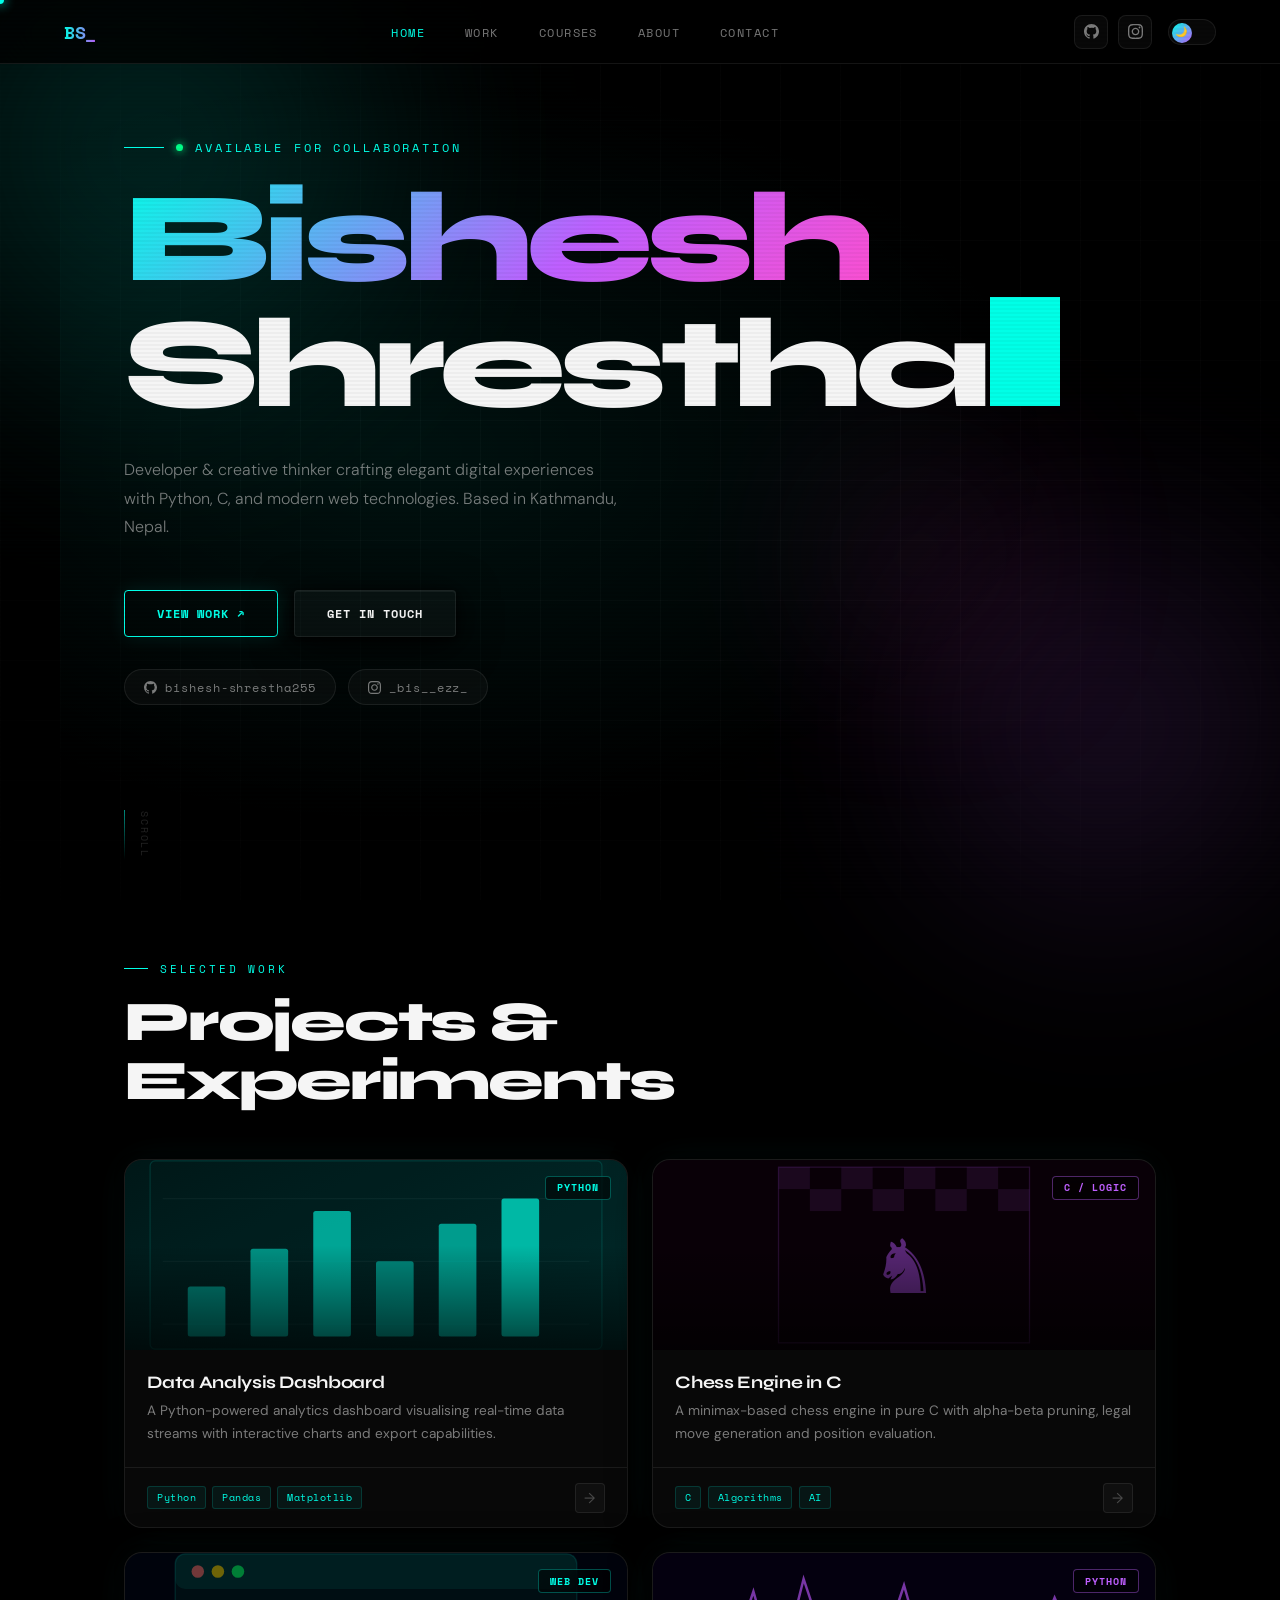
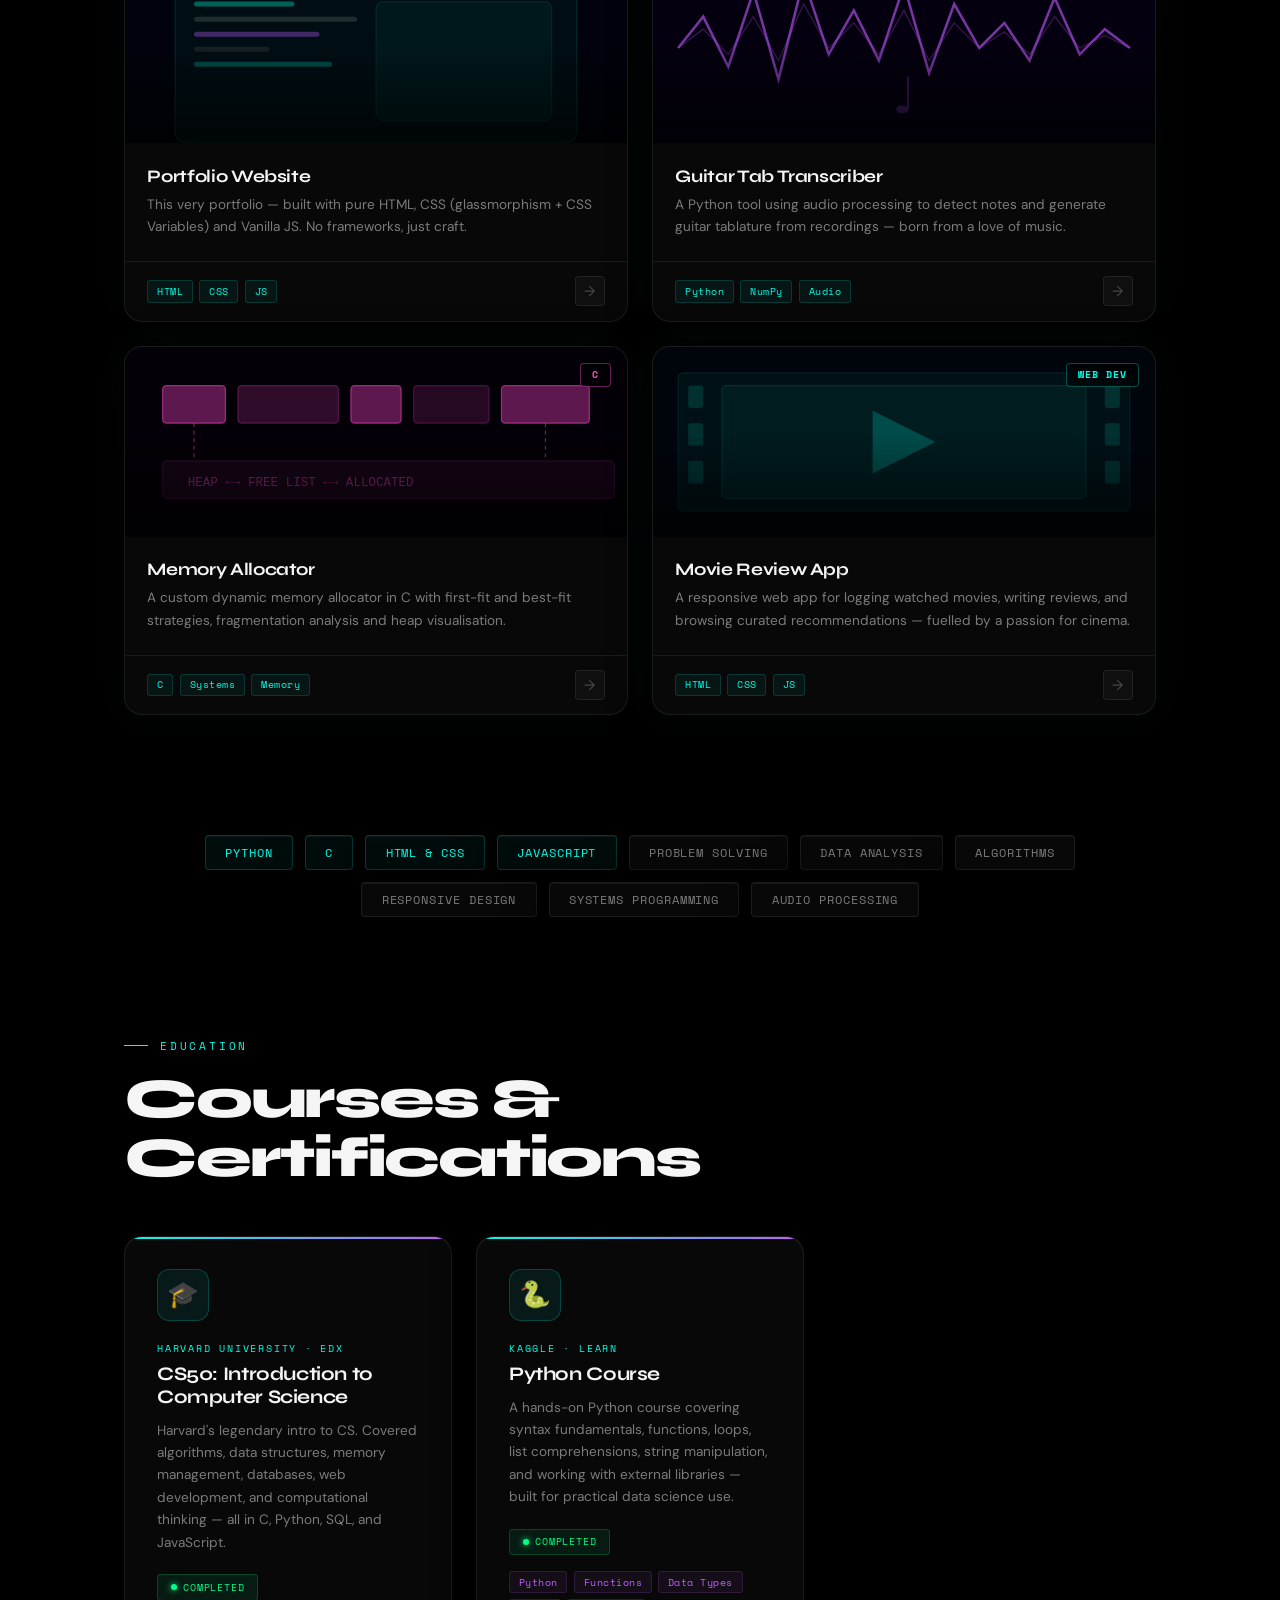
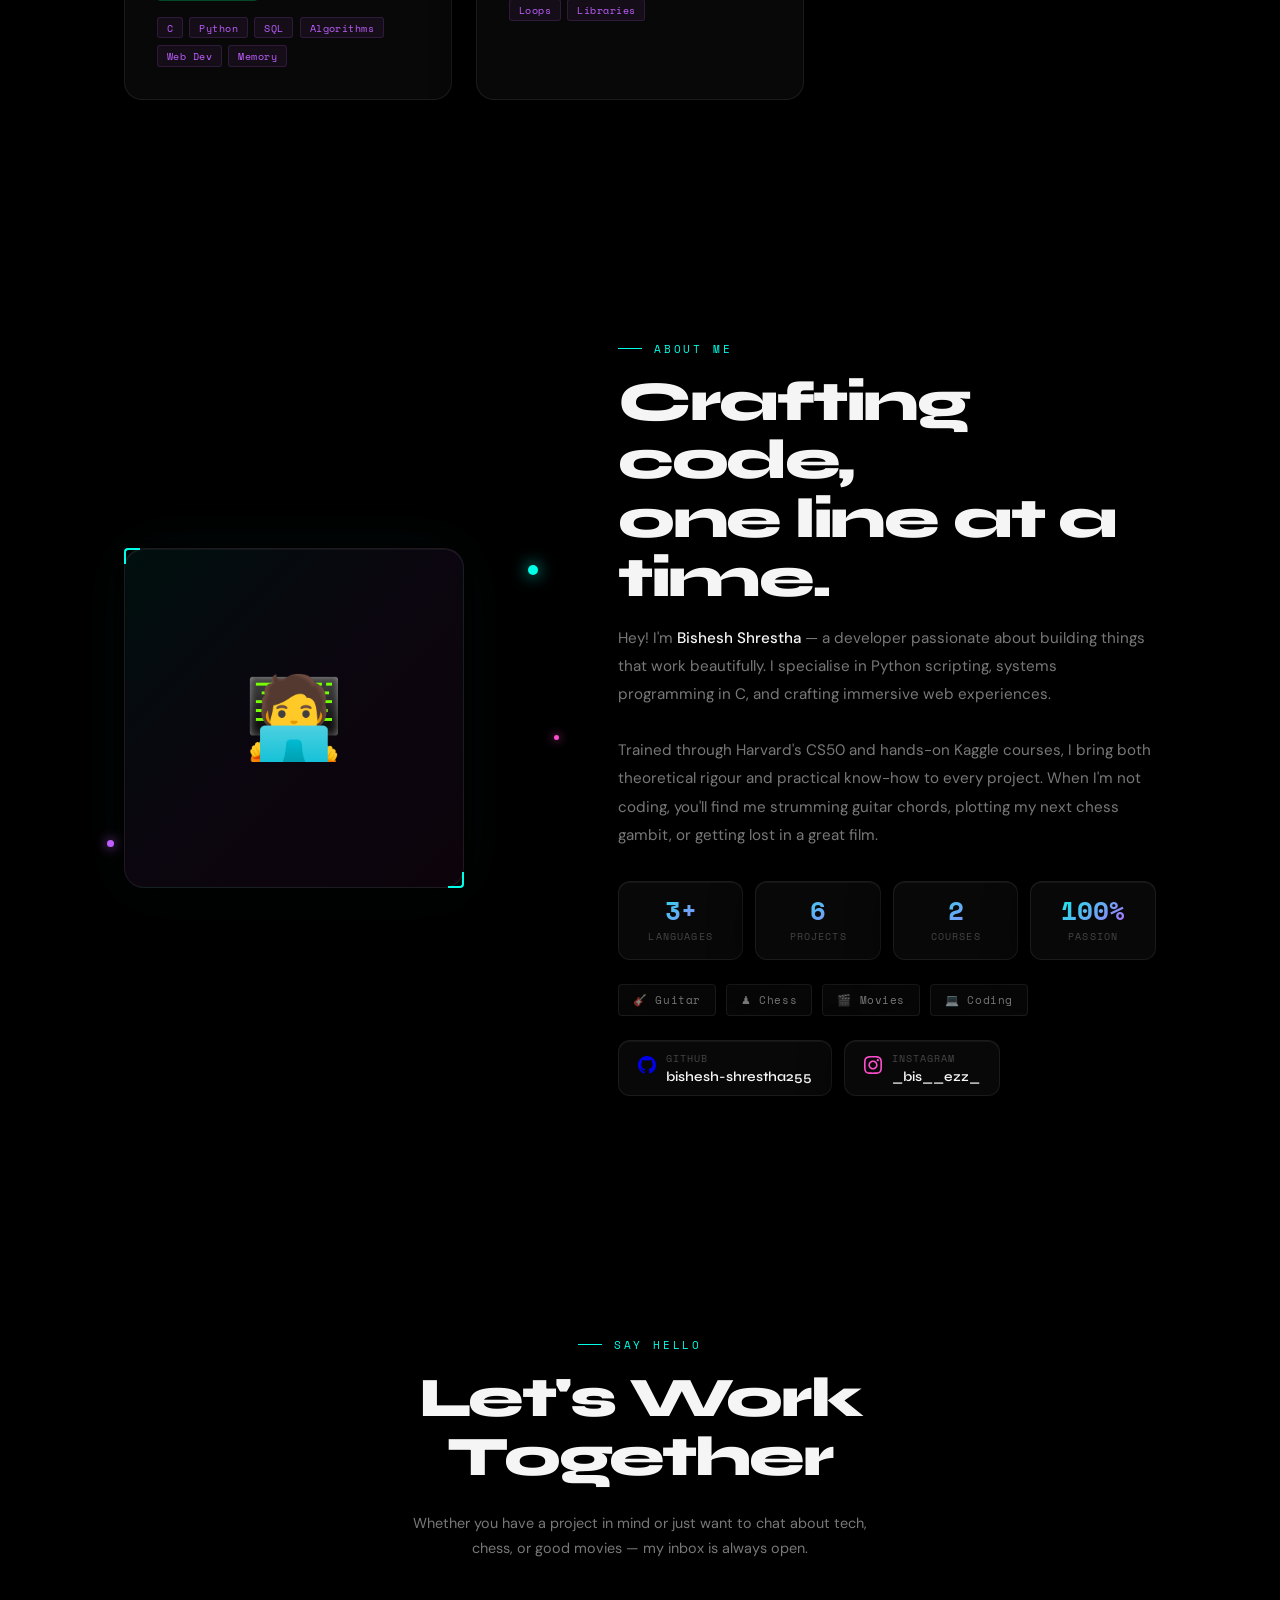
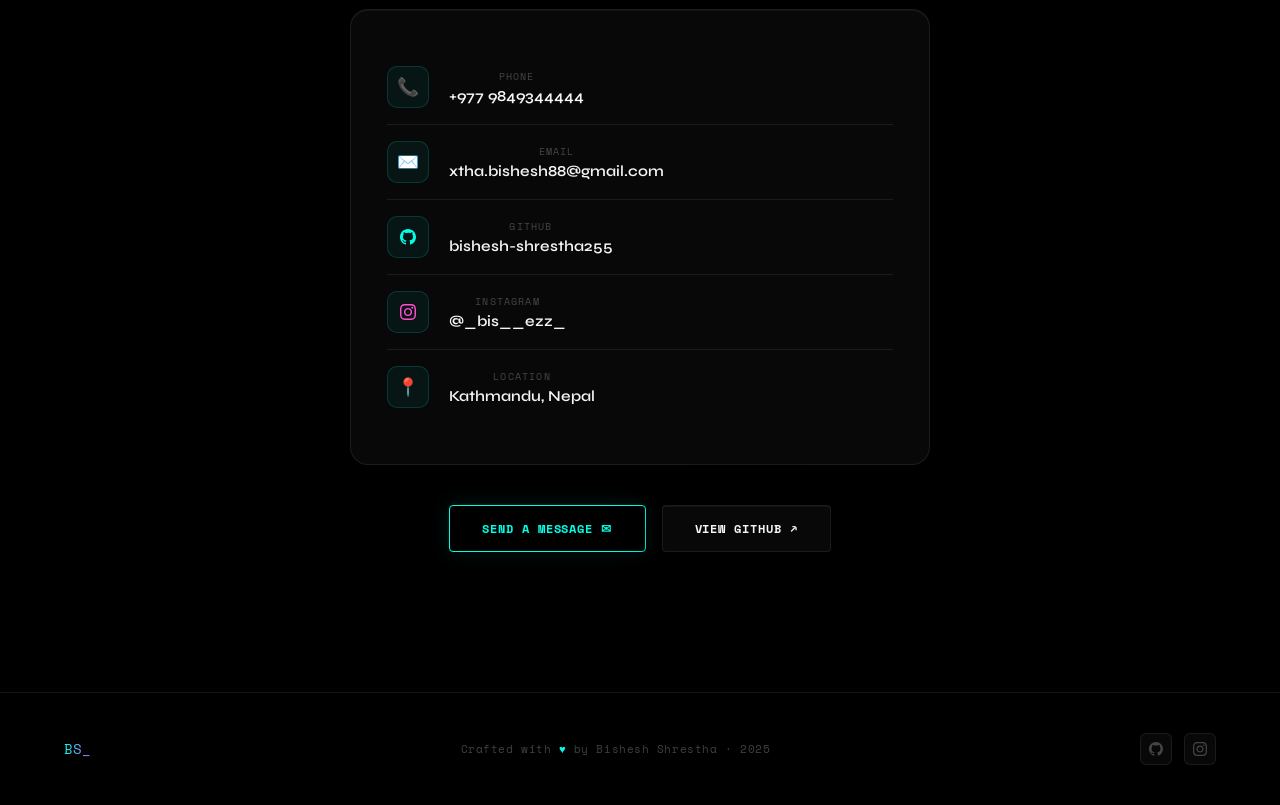
<file: portfolio.html>
<!DOCTYPE html>
<html lang="en" data-theme="dark">
<head>
  <meta charset="UTF-8" />
  <meta name="viewport" content="width=device-width, initial-scale=1.0"/>
  <title>Bishesh Shrestha — Portfolio</title>

  <link rel="preconnect" href="https://fonts.googleapis.com"/>
  <link rel="preconnect" href="https://fonts.gstatic.com" crossorigin/>
  <link href="https://fonts.googleapis.com/css2?family=Space+Mono:ital,wght@0,400;0,700;1,400&family=Syne:wght@400;600;700;800&family=DM+Sans:ital,wght@0,300;0,400;0,500;1,300&display=swap" rel="stylesheet"/>

  <style>
    /* =====================================================
       CSS CUSTOM PROPERTIES — PURE BLACK THEME
       ===================================================== */
    :root {
      --theme-transition: 0.55s cubic-bezier(0.4, 0, 0.2, 1);

      /* Accent — electric cyan + hot violet on pure black */
      --accent-primary:   #00ffe7;
      --accent-secondary: #bf5fff;
      --accent-tertiary:  #ff4ecd;
      --accent-glow:      rgba(0, 255, 231, 0.28);
      --accent-glow2:     rgba(191, 95, 255, 0.22);

      --glass-blur:       20px;
      --glass-border:     1px solid;
      --radius-lg:        18px;
      --radius-md:        12px;
      --radius-sm:        6px;
    }

    /* DARK / BLACK THEME */
    [data-theme="dark"] {
      --bg-base:          #000000;
      --bg-surface:       #080808;
      --bg-elevated:      #0e0e0e;

      --glass-bg:         rgba(255, 255, 255, 0.03);
      --glass-bg-hover:   rgba(255, 255, 255, 0.06);
      --glass-border-col: rgba(255, 255, 255, 0.08);
      --glass-shadow:     0 8px 40px rgba(0,0,0,0.9),
                          0 2px 8px rgba(0,0,0,0.8),
                          inset 0 1px 0 rgba(255,255,255,0.05);

      --nav-bg:           rgba(0, 0, 0, 0.75);
      --text-primary:     #f5f5f5;
      --text-secondary:   rgba(200, 200, 200, 0.6);
      --text-muted:       rgba(160, 160, 160, 0.4);

      --card-glow:        0 0 40px rgba(0, 255, 231, 0.06);
      --hero-glow:        radial-gradient(ellipse 80% 60% at 30% 50%,
                            rgba(0,255,231,0.07) 0%, transparent 70%);
      --grid-color:       rgba(255,255,255,0.025);
    }

    /* LIGHT THEME */
    [data-theme="light"] {
      --bg-base:          #f0f0f0;
      --bg-surface:       #e8e8e8;
      --bg-elevated:      #ffffff;

      --glass-bg:         rgba(255, 255, 255, 0.55);
      --glass-bg-hover:   rgba(255, 255, 255, 0.75);
      --glass-border-col: rgba(0, 0, 0, 0.1);
      --glass-shadow:     0 8px 32px rgba(0,0,0,0.1),
                          0 2px 8px rgba(0,0,0,0.06),
                          inset 0 1px 0 rgba(255,255,255,0.9);

      --nav-bg:           rgba(240, 240, 240, 0.7);
      --text-primary:     #0a0a0a;
      --text-secondary:   rgba(20, 20, 20, 0.65);
      --text-muted:       rgba(40, 40, 40, 0.45);

      --card-glow:        0 0 40px rgba(0,200,180,0.08);
      --hero-glow:        radial-gradient(ellipse 80% 60% at 30% 50%,
                            rgba(0,200,180,0.12) 0%, transparent 70%);
      --grid-color:       rgba(0,0,0,0.04);
    }

    /* =====================================================
       RESET & BASE
       ===================================================== */
    *, *::before, *::after { box-sizing: border-box; margin: 0; padding: 0; }

    html { scroll-behavior: smooth; cursor: none; }

    body {
      font-family: 'DM Sans', sans-serif;
      background-color: var(--bg-base);
      color: var(--text-primary);
      min-height: 100vh;
      overflow-x: hidden;
      transition: background-color var(--theme-transition), color var(--theme-transition);
    }

    a, button { cursor: none; }

    /* =====================================================
       GRID BACKGROUND TEXTURE
       ===================================================== */
    .grid-bg {
      position: fixed;
      inset: 0;
      z-index: -3;
      background-color: var(--bg-base);
      background-image:
        linear-gradient(var(--grid-color) 1px, transparent 1px),
        linear-gradient(90deg, var(--grid-color) 1px, transparent 1px);
      background-size: 60px 60px;
      transition: background-color var(--theme-transition);
    }

    /* Radial vignette over grid */
    .grid-vignette {
      position: fixed;
      inset: 0;
      z-index: -2;
      background: radial-gradient(ellipse 90% 80% at 50% 50%, transparent 30%, var(--bg-base) 100%);
      pointer-events: none;
      transition: background var(--theme-transition);
    }

    /* Floating orbs */
    .orb {
      position: fixed;
      border-radius: 50%;
      filter: blur(100px);
      opacity: 0.18;
      z-index: -1;
      pointer-events: none;
      animation: orbFloat linear infinite;
    }
    .orb-1 {
      width: 700px; height: 700px;
      background: radial-gradient(circle, var(--accent-primary), transparent 70%);
      top: -200px; left: -200px;
      animation-duration: 26s;
    }
    .orb-2 {
      width: 550px; height: 550px;
      background: radial-gradient(circle, var(--accent-secondary), transparent 70%);
      bottom: -100px; right: -100px;
      animation-duration: 32s;
      animation-direction: reverse;
    }
    .orb-3 {
      width: 300px; height: 300px;
      background: radial-gradient(circle, var(--accent-tertiary), transparent 70%);
      top: 45%; left: 60%;
      animation-duration: 20s;
      animation-delay: -10s;
    }

    @keyframes orbFloat {
      0%   { transform: translate(0,    0)    scale(1);    }
      25%  { transform: translate(40px, 50px) scale(1.04); }
      50%  { transform: translate(70px, 20px) scale(0.96); }
      75%  { transform: translate(20px, 60px) scale(1.02); }
      100% { transform: translate(0,    0)    scale(1);    }
    }

    /* =====================================================
       SCANLINE OVERLAY (subtle CRT feel)
       ===================================================== */
    [data-theme="dark"] body::before {
      content: '';
      position: fixed;
      inset: 0;
      z-index: 9990;
      background: repeating-linear-gradient(
        0deg,
        transparent,
        transparent 2px,
        rgba(0,0,0,0.03) 2px,
        rgba(0,0,0,0.03) 4px
      );
      pointer-events: none;
    }

    /* =====================================================
       CUSTOM CURSOR
       ===================================================== */
    #cursor {
      position: fixed;
      top: 0; left: 0;
      width: 8px; height: 8px;
      background: var(--accent-primary);
      border-radius: 50%;
      pointer-events: none;
      z-index: 9999;
      transform: translate(-50%, -50%);
      box-shadow: 0 0 12px var(--accent-primary);
      transition:
        width 0.2s cubic-bezier(0.34,1.56,0.64,1),
        height 0.2s cubic-bezier(0.34,1.56,0.64,1),
        background 0.3s ease,
        opacity 0.3s ease;
    }
    #cursor-ring {
      position: fixed;
      top: 0; left: 0;
      width: 32px; height: 32px;
      border: 1px solid var(--accent-primary);
      border-radius: 50%;
      pointer-events: none;
      z-index: 9998;
      transform: translate(-50%, -50%);
      opacity: 0.4;
      transition:
        width 0.4s cubic-bezier(0.34,1.56,0.64,1),
        height 0.4s cubic-bezier(0.34,1.56,0.64,1),
        border-color 0.3s ease,
        opacity 0.3s ease;
    }
    body.cursor-hover #cursor {
      width: 16px; height: 16px;
      background: var(--accent-secondary);
      box-shadow: 0 0 20px var(--accent-secondary);
    }
    body.cursor-hover #cursor-ring {
      width: 50px; height: 50px;
      border-color: var(--accent-secondary);
      opacity: 0.6;
    }

    /* =====================================================
       GLASSMORPHISM UTILITY
       ===================================================== */
    .glass {
      background: var(--glass-bg);
      backdrop-filter: blur(var(--glass-blur));
      -webkit-backdrop-filter: blur(var(--glass-blur));
      border: var(--glass-border) var(--glass-border-col);
      box-shadow: var(--glass-shadow);
      transition:
        background var(--theme-transition),
        border-color var(--theme-transition),
        box-shadow var(--theme-transition);
    }
    .glass:hover { background: var(--glass-bg-hover); }

    /* =====================================================
       NAVIGATION
       ===================================================== */
    #navbar {
      position: fixed;
      top: 0; left: 0; right: 0;
      z-index: 1000;
      padding: 0 max(5vw, 24px);
      height: 64px;
      display: flex;
      align-items: center;
      justify-content: space-between;
      background: var(--nav-bg);
      backdrop-filter: blur(28px);
      -webkit-backdrop-filter: blur(28px);
      border-bottom: 1px solid var(--glass-border-col);
      transition: background var(--theme-transition), border-color var(--theme-transition), height 0.3s ease;
    }

    .nav-logo {
      font-family: 'Space Mono', monospace;
      font-weight: 700;
      font-size: 1.1rem;
      letter-spacing: -0.02em;
      background: linear-gradient(90deg, var(--accent-primary), var(--accent-secondary));
      -webkit-background-clip: text;
      -webkit-text-fill-color: transparent;
      background-clip: text;
      text-decoration: none;
      user-select: none;
    }

    .nav-links {
      display: flex;
      gap: 2.5rem;
      list-style: none;
    }
    .nav-links a {
      font-family: 'Space Mono', monospace;
      font-size: 0.75rem;
      font-weight: 400;
      letter-spacing: 0.12em;
      text-transform: uppercase;
      color: var(--text-secondary);
      text-decoration: none;
      position: relative;
      transition: color 0.3s ease;
    }
    .nav-links a::after {
      content: '';
      position: absolute;
      bottom: -4px; left: 0;
      width: 0; height: 1px;
      background: linear-gradient(90deg, var(--accent-primary), var(--accent-secondary));
      transition: width 0.35s cubic-bezier(0.4, 0, 0.2, 1);
    }
    .nav-links a:hover { color: var(--accent-primary); }
    .nav-links a:hover::after { width: 100%; }

    .nav-right {
      display: flex;
      align-items: center;
      gap: 1rem;
    }

    /* Social icons in nav */
    .nav-social {
      display: flex;
      gap: 0.6rem;
    }
    .nav-social a {
      width: 34px; height: 34px;
      border-radius: 8px;
      display: flex; align-items: center; justify-content: center;
      background: var(--glass-bg);
      border: 1px solid var(--glass-border-col);
      color: var(--text-secondary);
      text-decoration: none;
      font-size: 0.9rem;
      transition: background 0.3s ease, color 0.3s ease, border-color 0.3s ease, transform 0.3s ease;
    }
    .nav-social a:hover {
      background: var(--glass-bg-hover);
      color: var(--accent-primary);
      border-color: rgba(0,255,231,0.3);
      transform: translateY(-2px);
    }

    /* Theme toggle */
    #theme-toggle {
      width: 48px; height: 26px;
      background: var(--glass-bg);
      border: 1px solid var(--glass-border-col);
      border-radius: 999px;
      position: relative;
      cursor: none;
      transition: background var(--theme-transition), border-color var(--theme-transition);
    }
    #theme-toggle::before {
      content: '';
      position: absolute;
      top: 3px; left: 3px;
      width: 20px; height: 20px;
      border-radius: 50%;
      background: linear-gradient(135deg, var(--accent-primary), var(--accent-secondary));
      transition: transform 0.45s cubic-bezier(0.34, 1.56, 0.64, 1);
    }
    [data-theme="light"] #theme-toggle::before { transform: translateX(22px); }
    #theme-toggle .icon {
      position: absolute;
      top: 50%; font-size: 0.62rem;
      transform: translateY(-50%);
      transition: opacity 0.3s ease;
      line-height: 1;
    }
    #theme-toggle .icon-moon { left: 6px; }
    #theme-toggle .icon-sun  { right: 5px; }
    [data-theme="dark"]  .icon-sun  { opacity: 0; }
    [data-theme="dark"]  .icon-moon { opacity: 1; }
    [data-theme="light"] .icon-moon { opacity: 0; }
    [data-theme="light"] .icon-sun  { opacity: 1; }

    /* Hamburger */
    #hamburger {
      display: none;
      flex-direction: column;
      gap: 5px;
      background: none;
      border: none;
      padding: 4px;
    }
    #hamburger span {
      display: block;
      width: 22px; height: 1.5px;
      background: var(--text-primary);
      border-radius: 2px;
      transition: transform 0.3s ease, opacity 0.3s ease;
    }
    #hamburger.open span:nth-child(1) { transform: translateY(6.5px) rotate(45deg); }
    #hamburger.open span:nth-child(2) { opacity: 0; }
    #hamburger.open span:nth-child(3) { transform: translateY(-6.5px) rotate(-45deg); }

    #mobile-nav {
      display: none;
      position: fixed;
      top: 64px; left: 0; right: 0;
      padding: 1.5rem max(5vw, 24px);
      background: var(--nav-bg);
      backdrop-filter: blur(28px);
      -webkit-backdrop-filter: blur(28px);
      border-bottom: 1px solid var(--glass-border-col);
      z-index: 999;
      flex-direction: column;
      gap: 1.25rem;
      transition: background var(--theme-transition);
    }
    #mobile-nav.open { display: flex; }
    #mobile-nav a {
      color: var(--text-primary);
      text-decoration: none;
      font-family: 'Space Mono', monospace;
      font-size: 0.9rem;
      letter-spacing: 0.08em;
    }
    .mobile-social-row {
      display: flex;
      gap: 0.75rem;
      margin-top: 0.5rem;
    }
    .mobile-social-row a {
      padding: 0.5rem 1rem;
      border-radius: 8px;
      background: var(--glass-bg);
      border: 1px solid var(--glass-border-col);
      font-size: 0.8rem !important;
      color: var(--accent-primary) !important;
    }

    /* =====================================================
       LAYOUT
       ===================================================== */
    section {
      padding: 120px max(5vw, 24px);
      max-width: 1160px;
      margin: 0 auto;
    }
    .section-label {
      font-family: 'Space Mono', monospace;
      font-size: 0.7rem;
      font-weight: 400;
      letter-spacing: 0.25em;
      text-transform: uppercase;
      color: var(--accent-primary);
      margin-bottom: 1rem;
      display: flex;
      align-items: center;
      gap: 0.75rem;
    }
    .section-label::before {
      content: '';
      display: inline-block;
      width: 24px; height: 1px;
      background: var(--accent-primary);
    }
    .section-title {
      font-family: 'Syne', sans-serif;
      font-size: clamp(2rem, 5vw, 3.5rem);
      font-weight: 800;
      letter-spacing: -0.04em;
      line-height: 1.05;
      color: var(--text-primary);
      margin-bottom: 1.5rem;
      transition: color var(--theme-transition);
    }

    /* =====================================================
       HERO
       ===================================================== */
    #home {
      min-height: 100vh;
      display: flex;
      align-items: center;
      padding-top: 64px;
      position: relative;
    }
    .hero-glow {
      position: absolute;
      inset: 0;
      background: var(--hero-glow);
      pointer-events: none;
      transition: background var(--theme-transition);
    }
    .hero-content { position: relative; z-index: 1; }

    .hero-eyebrow {
      font-family: 'Space Mono', monospace;
      font-size: 0.72rem;
      font-weight: 400;
      letter-spacing: 0.25em;
      text-transform: uppercase;
      color: var(--accent-primary);
      margin-bottom: 1.5rem;
      opacity: 0;
      animation: fadeUp 0.8s 0.2s forwards;
      display: flex;
      align-items: center;
      gap: 0.75rem;
    }
    .hero-eyebrow::before {
      content: '';
      width: 40px; height: 1px;
      background: var(--accent-primary);
      display: inline-block;
    }
    .status-dot {
      width: 7px; height: 7px;
      border-radius: 50%;
      background: #00ff88;
      box-shadow: 0 0 8px #00ff88;
      display: inline-block;
      animation: pulse 2s ease-in-out infinite;
    }
    @keyframes pulse {
      0%, 100% { box-shadow: 0 0 8px #00ff88; opacity: 1; }
      50%       { box-shadow: 0 0 16px #00ff88; opacity: 0.7; }
    }

    .hero-title {
      font-family: 'Syne', sans-serif;
      font-size: clamp(3.5rem, 10vw, 8.5rem);
      font-weight: 800;
      letter-spacing: -0.055em;
      line-height: 0.92;
      margin-bottom: 2rem;
      opacity: 0;
      animation: fadeUp 0.9s 0.35s forwards;
    }
    .hero-title .gradient-text {
      background: linear-gradient(135deg, var(--accent-primary) 0%, var(--accent-secondary) 60%, var(--accent-tertiary) 100%);
      -webkit-background-clip: text;
      -webkit-text-fill-color: transparent;
      background-clip: text;
    }
    /* Terminal cursor blink */
    .cursor-blink {
      display: inline-block;
      width: 0.55em; height: 0.85em;
      background: var(--accent-primary);
      margin-left: 0.05em;
      vertical-align: baseline;
      animation: blink 1s step-end infinite;
    }
    @keyframes blink { 0%, 100% { opacity: 1; } 50% { opacity: 0; } }

    .hero-subtitle {
      max-width: 500px;
      font-size: 1rem;
      font-weight: 300;
      line-height: 1.8;
      color: var(--text-secondary);
      margin-bottom: 3rem;
      opacity: 0;
      animation: fadeUp 0.9s 0.5s forwards;
      transition: color var(--theme-transition);
    }

    .hero-cta-group {
      display: flex;
      gap: 1rem;
      flex-wrap: wrap;
      opacity: 0;
      animation: fadeUp 0.9s 0.65s forwards;
    }

    /* Hero social row */
    .hero-social {
      display: flex;
      gap: 0.75rem;
      margin-top: 2rem;
      opacity: 0;
      animation: fadeUp 0.9s 0.8s forwards;
    }
    .hero-social-link {
      display: flex;
      align-items: center;
      gap: 0.5rem;
      padding: 0.55rem 1.2rem;
      border-radius: 999px;
      font-family: 'Space Mono', monospace;
      font-size: 0.72rem;
      letter-spacing: 0.08em;
      text-decoration: none;
      color: var(--text-secondary);
      background: var(--glass-bg);
      border: 1px solid var(--glass-border-col);
      transition: color 0.3s ease, background 0.3s ease, border-color 0.3s ease, transform 0.3s ease;
    }
    .hero-social-link:hover {
      color: var(--accent-primary);
      border-color: rgba(0,255,231,0.3);
      background: rgba(0,255,231,0.05);
      transform: translateY(-2px);
    }

    /* Buttons */
    .btn-glass {
      position: relative;
      padding: 0.8rem 2rem;
      border-radius: 4px;
      font-family: 'Space Mono', monospace;
      font-size: 0.78rem;
      font-weight: 700;
      letter-spacing: 0.08em;
      text-transform: uppercase;
      text-decoration: none;
      color: var(--text-primary);
      background: var(--glass-bg);
      backdrop-filter: blur(var(--glass-blur));
      -webkit-backdrop-filter: blur(var(--glass-blur));
      border: 1px solid var(--glass-border-col);
      box-shadow: var(--glass-shadow);
      overflow: hidden;
      transition:
        transform 0.3s cubic-bezier(0.34,1.56,0.64,1),
        box-shadow 0.3s ease,
        background var(--theme-transition),
        border-color var(--theme-transition),
        color var(--theme-transition);
    }
    .btn-glass::before {
      content: '';
      position: absolute;
      inset: 0;
      background: linear-gradient(135deg, var(--accent-primary), var(--accent-secondary));
      opacity: 0;
      transition: opacity 0.35s ease;
    }
    .btn-glass:hover { transform: translateY(-3px); }
    .btn-glass:hover::before { opacity: 0.12; }
    .btn-glass:hover { box-shadow: var(--glass-shadow), 0 0 30px var(--accent-glow); }
    .btn-glass span { position: relative; z-index: 1; }

    .btn-primary {
      background: transparent;
      border-color: var(--accent-primary);
      color: var(--accent-primary);
      box-shadow: inset 0 0 0 0 var(--accent-primary), 0 0 20px rgba(0,255,231,0.1);
    }
    .btn-primary:hover {
      background: rgba(0,255,231,0.08);
      box-shadow: inset 0 0 0 0 var(--accent-primary), 0 0 30px rgba(0,255,231,0.25) !important;
    }

    /* Scroll hint */
    .scroll-hint {
      position: absolute;
      bottom: 2.5rem; left: max(5vw, 24px);
      display: flex;
      align-items: center;
      gap: 0.75rem;
      opacity: 0;
      animation: fadeIn 1s 1.2s forwards;
    }
    .scroll-hint span {
      font-family: 'Space Mono', monospace;
      font-size: 0.65rem;
      letter-spacing: 0.18em;
      text-transform: uppercase;
      color: var(--text-muted);
      writing-mode: vertical-lr;
    }
    .scroll-line {
      width: 1px; height: 50px;
      background: linear-gradient(to bottom, var(--accent-primary), transparent);
      animation: scanDown 2s ease-in-out infinite;
    }
    @keyframes scanDown {
      0%, 100% { transform: scaleY(1); transform-origin: top; }
      50%       { transform: scaleY(0.6); transform-origin: top; }
    }

    /* =====================================================
       WORK SECTION
       ===================================================== */
    #work { padding-top: 60px; }

    .projects-grid {
      display: grid;
      grid-template-columns: repeat(auto-fill, minmax(340px, 1fr));
      gap: 1.5rem;
      margin-top: 3rem;
    }

    .project-card {
      border-radius: var(--radius-lg);
      overflow: hidden;
      position: relative;
      background: var(--glass-bg);
      backdrop-filter: blur(var(--glass-blur));
      -webkit-backdrop-filter: blur(var(--glass-blur));
      border: var(--glass-border) var(--glass-border-col);
      box-shadow: var(--glass-shadow), var(--card-glow);
      transition:
        transform 0.45s cubic-bezier(0.34,1.56,0.64,1),
        box-shadow 0.45s ease,
        border-color 0.3s ease,
        background var(--theme-transition);
      cursor: none;
      opacity: 0;
      transform: translateY(30px);
    }
    .project-card.visible {
      opacity: 1;
      transform: translateY(0);
      transition:
        opacity 0.7s ease,
        transform 0.7s cubic-bezier(0.34,1.56,0.64,1),
        box-shadow 0.45s ease,
        border-color 0.3s ease,
        background var(--theme-transition);
    }
    .project-card:hover {
      transform: translateY(-6px);
      border-color: rgba(0,255,231,0.2);
      box-shadow: var(--glass-shadow), 0 20px 60px rgba(0,0,0,0.5), 0 0 50px rgba(0,255,231,0.08);
    }

    .card-img-wrap {
      overflow: hidden;
      height: 190px;
      position: relative;
    }
    .card-img {
      width: 100%; height: 100%;
      object-fit: cover;
      transition: transform 0.6s ease, filter 0.4s ease;
      filter: brightness(0.85) saturate(1.1);
    }
    .project-card:hover .card-img {
      transform: scale(1.08);
      filter: brightness(0.95) saturate(1.3);
    }
    .card-img-wrap::after {
      content: '';
      position: absolute;
      inset: 0;
      background: linear-gradient(to bottom, transparent 45%, rgba(0,0,0,0.65) 100%);
      pointer-events: none;
    }

    .card-tag {
      position: absolute;
      top: 1rem; right: 1rem;
      padding: 0.22rem 0.7rem;
      border-radius: 4px;
      font-family: 'Space Mono', monospace;
      font-size: 0.62rem;
      font-weight: 700;
      letter-spacing: 0.1em;
      text-transform: uppercase;
      background: rgba(0,0,0,0.55);
      backdrop-filter: blur(10px);
      -webkit-backdrop-filter: blur(10px);
      border: 1px solid rgba(0,255,231,0.3);
      color: var(--accent-primary);
      z-index: 2;
    }

    .card-body { padding: 1.4rem; }
    .card-title {
      font-family: 'Syne', sans-serif;
      font-size: 1.1rem;
      font-weight: 700;
      letter-spacing: -0.02em;
      color: var(--text-primary);
      margin-bottom: 0.45rem;
      transition: color var(--theme-transition);
    }
    .card-desc {
      font-size: 0.85rem;
      line-height: 1.65;
      color: var(--text-secondary);
      transition: color var(--theme-transition);
    }
    .card-footer {
      padding: 0.9rem 1.4rem;
      border-top: 1px solid var(--glass-border-col);
      display: flex;
      align-items: center;
      justify-content: space-between;
      transition: border-color var(--theme-transition);
    }
    .card-tech { display: flex; gap: 0.4rem; flex-wrap: wrap; }
    .tech-badge {
      padding: 0.18rem 0.55rem;
      border-radius: 3px;
      font-family: 'Space Mono', monospace;
      font-size: 0.62rem;
      font-weight: 400;
      background: rgba(0,255,231,0.06);
      color: var(--accent-primary);
      border: 1px solid rgba(0,255,231,0.15);
      letter-spacing: 0.05em;
    }
    .card-arrow {
      width: 30px; height: 30px;
      border-radius: 4px;
      display: flex; align-items: center; justify-content: center;
      background: var(--glass-bg);
      border: 1px solid var(--glass-border-col);
      color: var(--text-muted);
      font-size: 0.9rem;
      transition: background 0.3s ease, color 0.3s ease, transform 0.3s ease, border-color 0.3s ease;
    }
    .project-card:hover .card-arrow {
      background: rgba(0,255,231,0.1);
      border-color: rgba(0,255,231,0.4);
      color: var(--accent-primary);
      transform: rotate(45deg);
    }

    /* Stagger */
    .project-card:nth-child(1) { transition-delay: 0.05s; }
    .project-card:nth-child(2) { transition-delay: 0.12s; }
    .project-card:nth-child(3) { transition-delay: 0.19s; }
    .project-card:nth-child(4) { transition-delay: 0.26s; }
    .project-card:nth-child(5) { transition-delay: 0.33s; }
    .project-card:nth-child(6) { transition-delay: 0.40s; }

    /* =====================================================
       SKILLS STRIP
       ===================================================== */
    .skills-strip {
      max-width: 1160px;
      margin: 0 auto;
      padding: 0 max(5vw, 24px) 80px;
      display: flex;
      flex-wrap: wrap;
      gap: 0.75rem;
      justify-content: center;
    }
    .skill-pill {
      padding: 0.5rem 1.2rem;
      border-radius: 4px;
      font-family: 'Space Mono', monospace;
      font-size: 0.72rem;
      font-weight: 400;
      letter-spacing: 0.08em;
      text-transform: uppercase;
      background: var(--glass-bg);
      backdrop-filter: blur(10px);
      -webkit-backdrop-filter: blur(10px);
      border: 1px solid var(--glass-border-col);
      color: var(--text-secondary);
      box-shadow: var(--glass-shadow);
      transition:
        transform 0.3s cubic-bezier(0.34,1.56,0.64,1),
        background var(--theme-transition),
        color var(--theme-transition),
        border-color var(--theme-transition);
    }
    .skill-pill:hover {
      transform: translateY(-3px);
      background: var(--glass-bg-hover);
      color: var(--accent-primary);
      border-color: rgba(0,255,231,0.3);
    }
    .skill-pill.accent {
      background: rgba(0,255,231,0.05);
      border-color: rgba(0,255,231,0.2);
      color: var(--accent-primary);
    }

    /* =====================================================
       COURSES SECTION
       ===================================================== */
    #courses { padding-top: 40px; }

    .courses-grid {
      display: grid;
      grid-template-columns: repeat(auto-fill, minmax(300px, 1fr));
      gap: 1.5rem;
      margin-top: 3rem;
    }

    .course-card {
      border-radius: var(--radius-lg);
      padding: 2rem;
      position: relative;
      overflow: hidden;
      opacity: 0;
      transform: translateY(20px);
      transition:
        opacity 0.6s ease,
        transform 0.6s ease,
        background var(--theme-transition),
        border-color var(--theme-transition);
    }
    .course-card.visible {
      opacity: 1;
      transform: translateY(0);
    }
    .course-card:hover {
      transform: translateY(-4px);
      border-color: rgba(0,255,231,0.25) !important;
    }

    /* Accent line at top of course card */
    .course-card::before {
      content: '';
      position: absolute;
      top: 0; left: 0; right: 0;
      height: 2px;
      background: linear-gradient(90deg, var(--accent-primary), var(--accent-secondary));
      border-radius: var(--radius-lg) var(--radius-lg) 0 0;
    }

    .course-logo {
      width: 52px; height: 52px;
      border-radius: 12px;
      display: flex; align-items: center; justify-content: center;
      font-size: 1.6rem;
      margin-bottom: 1.25rem;
      background: rgba(0,255,231,0.07);
      border: 1px solid rgba(0,255,231,0.2);
    }
    .course-provider {
      font-family: 'Space Mono', monospace;
      font-size: 0.62rem;
      letter-spacing: 0.18em;
      text-transform: uppercase;
      color: var(--accent-primary);
      margin-bottom: 0.4rem;
    }
    .course-name {
      font-family: 'Syne', sans-serif;
      font-size: 1.2rem;
      font-weight: 700;
      letter-spacing: -0.02em;
      color: var(--text-primary);
      margin-bottom: 0.7rem;
      transition: color var(--theme-transition);
    }
    .course-desc {
      font-size: 0.85rem;
      line-height: 1.65;
      color: var(--text-secondary);
      margin-bottom: 1.25rem;
      transition: color var(--theme-transition);
    }
    .course-badge {
      display: inline-flex;
      align-items: center;
      gap: 0.4rem;
      padding: 0.3rem 0.8rem;
      border-radius: 4px;
      font-family: 'Space Mono', monospace;
      font-size: 0.62rem;
      letter-spacing: 0.08em;
      text-transform: uppercase;
      background: rgba(0,255,136,0.08);
      color: #00ff88;
      border: 1px solid rgba(0,255,136,0.2);
    }
    .course-badge::before {
      content: '';
      width: 6px; height: 6px;
      border-radius: 50%;
      background: #00ff88;
      box-shadow: 0 0 6px #00ff88;
    }

    .course-topics {
      display: flex;
      gap: 0.4rem;
      flex-wrap: wrap;
      margin-top: 1rem;
    }
    .topic-tag {
      padding: 0.18rem 0.55rem;
      border-radius: 3px;
      font-family: 'Space Mono', monospace;
      font-size: 0.6rem;
      letter-spacing: 0.05em;
      background: rgba(191,95,255,0.07);
      color: var(--accent-secondary);
      border: 1px solid rgba(191,95,255,0.15);
    }

    /* =====================================================
       ABOUT SECTION
       ===================================================== */
    #about {
      display: grid;
      grid-template-columns: 1fr 1.3fr;
      gap: 5rem;
      align-items: center;
    }
    .about-visual { position: relative; }
    .avatar-glass {
      width: 100%;
      aspect-ratio: 1;
      max-width: 340px;
      border-radius: 20px;
      background: linear-gradient(135deg,
        rgba(0,255,231,0.06) 0%,
        rgba(191,95,255,0.06) 50%,
        rgba(255,78,205,0.05) 100%);
      backdrop-filter: blur(12px);
      -webkit-backdrop-filter: blur(12px);
      border: 1px solid var(--glass-border-col);
      box-shadow: var(--glass-shadow), 0 0 60px rgba(0,255,231,0.06);
      display: flex;
      align-items: center;
      justify-content: center;
      font-size: 5rem;
      user-select: none;
      position: relative;
      transition: border-color var(--theme-transition);
    }
    /* Corner accents */
    .avatar-glass::before, .avatar-glass::after {
      content: '';
      position: absolute;
      width: 16px; height: 16px;
      border-color: var(--accent-primary);
      border-style: solid;
    }
    .avatar-glass::before {
      top: -1px; left: -1px;
      border-width: 2px 0 0 2px;
      border-radius: 4px 0 0 0;
    }
    .avatar-glass::after {
      bottom: -1px; right: -1px;
      border-width: 0 2px 2px 0;
      border-radius: 0 0 4px 0;
    }

    /* Floating dots */
    .about-dots {
      position: absolute;
      inset: 0;
      pointer-events: none;
    }
    .about-dot {
      position: absolute;
      border-radius: 50%;
      animation: dotFloat 4s ease-in-out infinite;
    }
    .about-dot-1 {
      width: 10px; height: 10px;
      background: var(--accent-primary);
      box-shadow: 0 0 16px var(--accent-primary);
      top: 5%; right: 0;
      animation-duration: 3.5s;
    }
    .about-dot-2 {
      width: 7px; height: 7px;
      background: var(--accent-secondary);
      box-shadow: 0 0 12px var(--accent-secondary);
      bottom: 12%; left: -4%;
      animation-duration: 4.5s;
      animation-delay: 1.5s;
    }
    .about-dot-3 {
      width: 5px; height: 5px;
      background: var(--accent-tertiary);
      box-shadow: 0 0 10px var(--accent-tertiary);
      top: 55%; right: -5%;
      animation-duration: 5s;
      animation-delay: 0.8s;
    }
    @keyframes dotFloat {
      0%, 100% { transform: translateY(0); }
      50%       { transform: translateY(-12px); }
    }

    .about-text .section-title { margin-bottom: 1rem; }
    .about-body {
      font-size: 0.95rem;
      line-height: 1.85;
      color: var(--text-secondary);
      margin-bottom: 2rem;
      transition: color var(--theme-transition);
    }
    .about-body strong { color: var(--text-primary); font-weight: 500; }

    .about-stats {
      display: grid;
      grid-template-columns: repeat(4, 1fr);
      gap: 0.75rem;
      margin-bottom: 1.5rem;
    }
    .stat-card {
      padding: 1rem;
      border-radius: var(--radius-md);
      text-align: center;
    }
    .stat-num {
      font-family: 'Space Mono', monospace;
      font-size: 1.6rem;
      font-weight: 700;
      background: linear-gradient(135deg, var(--accent-primary), var(--accent-secondary));
      -webkit-background-clip: text;
      -webkit-text-fill-color: transparent;
      background-clip: text;
      line-height: 1;
    }
    .stat-label {
      font-family: 'Space Mono', monospace;
      font-size: 0.6rem;
      letter-spacing: 0.12em;
      text-transform: uppercase;
      color: var(--text-muted);
      margin-top: 0.35rem;
      transition: color var(--theme-transition);
    }

    .hobbies-row { display: flex; gap: 0.6rem; flex-wrap: wrap; }
    .hobby-chip {
      display: flex;
      align-items: center;
      gap: 0.4rem;
      padding: 0.4rem 0.9rem;
      border-radius: 4px;
      font-family: 'Space Mono', monospace;
      font-size: 0.7rem;
      letter-spacing: 0.05em;
      background: var(--glass-bg);
      border: 1px solid var(--glass-border-col);
      color: var(--text-secondary);
      transition: transform 0.3s ease, background var(--theme-transition), color var(--theme-transition), border-color 0.3s ease;
    }
    .hobby-chip:hover {
      transform: scale(1.05);
      color: var(--accent-primary);
      border-color: rgba(0,255,231,0.25);
    }

    /* Social cards in about */
    .about-social {
      display: flex;
      gap: 0.75rem;
      flex-wrap: wrap;
      margin-top: 1.5rem;
    }
    .social-card {
      display: flex;
      align-items: center;
      gap: 0.6rem;
      padding: 0.65rem 1.2rem;
      border-radius: var(--radius-md);
      text-decoration: none;
      background: var(--glass-bg);
      border: 1px solid var(--glass-border-col);
      transition: transform 0.3s ease, border-color 0.3s ease, background 0.3s ease;
    }
    .social-card:hover {
      transform: translateY(-3px);
      border-color: rgba(0,255,231,0.3);
      background: rgba(0,255,231,0.04);
    }
    .social-card-icon { font-size: 1.1rem; }
    .social-card-name {
      font-family: 'Space Mono', monospace;
      font-size: 0.62rem;
      letter-spacing: 0.1em;
      text-transform: uppercase;
      color: var(--text-muted);
      margin-bottom: 0.1rem;
      transition: color var(--theme-transition);
    }
    .social-card-handle {
      font-family: 'Syne', sans-serif;
      font-size: 0.85rem;
      font-weight: 600;
      color: var(--text-primary);
      transition: color var(--theme-transition);
    }
    .social-card:hover .social-card-handle { color: var(--accent-primary); }

    /* =====================================================
       CONTACT SECTION
       ===================================================== */
    #contact {
      text-align: center;
      padding-bottom: 140px;
    }
    .contact-glass {
      max-width: 580px;
      margin: 3rem auto 0;
      padding: 2.5rem 2.25rem;
      border-radius: var(--radius-lg);
    }
    .contact-item {
      display: flex;
      align-items: center;
      gap: 1.25rem;
      padding: 1rem 0;
      border-bottom: 1px solid var(--glass-border-col);
      text-decoration: none;
      transition: border-color var(--theme-transition);
    }
    .contact-item:last-child { border-bottom: none; }
    .contact-icon {
      width: 42px; height: 42px;
      border-radius: 10px;
      display: flex; align-items: center; justify-content: center;
      font-size: 1.1rem;
      background: rgba(0,255,231,0.06);
      border: 1px solid rgba(0,255,231,0.15);
      flex-shrink: 0;
    }
    .contact-label {
      font-family: 'Space Mono', monospace;
      font-size: 0.62rem;
      letter-spacing: 0.12em;
      text-transform: uppercase;
      color: var(--text-muted);
      margin-bottom: 0.15rem;
      transition: color var(--theme-transition);
    }
    .contact-value {
      font-family: 'Syne', sans-serif;
      font-size: 0.95rem;
      font-weight: 600;
      color: var(--text-primary);
      transition: color var(--theme-transition);
    }
    .contact-item:hover .contact-value { color: var(--accent-primary); }

    /* =====================================================
       FOOTER
       ===================================================== */
    footer {
      text-align: center;
      padding: 2.5rem max(5vw, 24px);
      border-top: 1px solid var(--glass-border-col);
      transition: border-color var(--theme-transition), color var(--theme-transition);
    }
    .footer-inner {
      display: flex;
      align-items: center;
      justify-content: space-between;
      max-width: 1160px;
      margin: 0 auto;
    }
    .footer-logo {
      font-family: 'Space Mono', monospace;
      font-size: 0.85rem;
      background: linear-gradient(90deg, var(--accent-primary), var(--accent-secondary));
      -webkit-background-clip: text;
      -webkit-text-fill-color: transparent;
      background-clip: text;
      text-decoration: none;
    }
    .footer-copy {
      font-family: 'Space Mono', monospace;
      font-size: 0.7rem;
      color: var(--text-muted);
      letter-spacing: 0.05em;
    }
    .footer-copy span { color: var(--accent-primary); }
    .footer-social { display: flex; gap: 0.75rem; }
    .footer-social a {
      width: 32px; height: 32px;
      border-radius: 6px;
      display: flex; align-items: center; justify-content: center;
      background: var(--glass-bg);
      border: 1px solid var(--glass-border-col);
      color: var(--text-muted);
      text-decoration: none;
      font-size: 0.8rem;
      transition: color 0.3s ease, background 0.3s ease, border-color 0.3s ease, transform 0.3s ease;
    }
    .footer-social a:hover {
      color: var(--accent-primary);
      border-color: rgba(0,255,231,0.3);
      transform: translateY(-2px);
    }

    /* =====================================================
       KEYFRAMES
       ===================================================== */
    @keyframes fadeUp {
      from { opacity: 0; transform: translateY(24px); }
      to   { opacity: 1; transform: translateY(0); }
    }
    @keyframes fadeIn {
      from { opacity: 0; }
      to   { opacity: 0.55; }
    }

    /* =====================================================
       RESPONSIVE
       ===================================================== */
    @media (max-width: 960px) {
      #about {
        grid-template-columns: 1fr;
        gap: 3rem;
      }
      .about-visual { display: flex; justify-content: center; }
      .avatar-glass { max-width: 260px; }
      .about-stats { grid-template-columns: repeat(2, 1fr); }
    }

    @media (max-width: 680px) {
      .nav-links, .nav-social, #theme-toggle { display: none; }
      #hamburger { display: flex; }
      .projects-grid, .courses-grid { grid-template-columns: 1fr; }
      section { padding: 80px max(5vw, 20px); }
      .contact-glass { padding: 1.75rem 1.25rem; }
      .footer-inner { flex-direction: column; gap: 1rem; }
      .hero-social { flex-wrap: wrap; }
    }
  </style>
</head>
<body>

  <!-- CURSOR -->
  <div id="cursor"></div>
  <div id="cursor-ring"></div>

  <!-- BACKGROUND -->
  <div class="grid-bg"></div>
  <div class="grid-vignette"></div>
  <div class="orb orb-1"></div>
  <div class="orb orb-2"></div>
  <div class="orb orb-3"></div>

  <!-- NAVBAR -->
  <nav id="navbar">
    <a href="#home" class="nav-logo">BS_</a>

    <ul class="nav-links">
      <li><a href="#home">Home</a></li>
      <li><a href="#work">Work</a></li>
      <li><a href="#courses">Courses</a></li>
      <li><a href="#about">About</a></li>
      <li><a href="#contact">Contact</a></li>
    </ul>

    <div class="nav-right">
      <div class="nav-social">
        <a href="https://github.com/bishesh-shrestha255" target="_blank" rel="noopener" title="GitHub">
          <!-- GitHub SVG -->
          <svg width="15" height="15" viewBox="0 0 24 24" fill="currentColor">
            <path d="M12 0C5.374 0 0 5.373 0 12c0 5.302 3.438 9.8 8.207 11.387.599.111.793-.261.793-.577v-2.234c-3.338.726-4.033-1.416-4.033-1.416-.546-1.387-1.333-1.756-1.333-1.756-1.089-.745.083-.729.083-.729 1.205.084 1.839 1.237 1.839 1.237 1.07 1.834 2.807 1.304 3.492.997.107-.775.418-1.305.762-1.604-2.665-.305-5.467-1.334-5.467-5.931 0-1.311.469-2.381 1.236-3.221-.124-.303-.535-1.524.117-3.176 0 0 1.008-.322 3.301 1.23A11.509 11.509 0 0 1 12 5.803c1.02.005 2.047.138 3.006.404 2.291-1.552 3.297-1.23 3.297-1.23.653 1.653.242 2.874.118 3.176.77.84 1.235 1.911 1.235 3.221 0 4.609-2.807 5.624-5.479 5.921.43.372.823 1.102.823 2.222v3.293c0 .319.192.694.801.576C20.566 21.797 24 17.3 24 12c0-6.627-5.373-12-12-12z"/>
          </svg>
        </a>
        <a href="https://www.instagram.com/_bis__ezz_/" target="_blank" rel="noopener" title="Instagram">
          <!-- Instagram SVG -->
          <svg width="15" height="15" viewBox="0 0 24 24" fill="currentColor">
            <path d="M12 2.163c3.204 0 3.584.012 4.85.07 3.252.148 4.771 1.691 4.919 4.919.058 1.265.069 1.645.069 4.849 0 3.205-.012 3.584-.069 4.849-.149 3.225-1.664 4.771-4.919 4.919-1.266.058-1.644.07-4.85.07-3.204 0-3.584-.012-4.849-.07-3.26-.149-4.771-1.699-4.919-4.92-.058-1.265-.07-1.644-.07-4.849 0-3.204.013-3.583.07-4.849.149-3.227 1.664-4.771 4.919-4.919 1.266-.057 1.645-.069 4.849-.069zm0-2.163c-3.259 0-3.667.014-4.947.072-4.358.2-6.78 2.618-6.98 6.98-.059 1.281-.073 1.689-.073 4.948 0 3.259.014 3.668.072 4.948.2 4.358 2.618 6.78 6.98 6.98 1.281.058 1.689.072 4.948.072 3.259 0 3.668-.014 4.948-.072 4.354-.2 6.782-2.618 6.979-6.98.059-1.28.073-1.689.073-4.948 0-3.259-.014-3.667-.072-4.947-.196-4.354-2.617-6.78-6.979-6.98-1.281-.059-1.69-.073-4.949-.073zm0 5.838c-3.403 0-6.162 2.759-6.162 6.162S8.597 18.163 12 18.163s6.162-2.759 6.162-6.162S15.403 5.838 12 5.838zm0 10.162c-2.209 0-4-1.79-4-4 0-2.209 1.791-4 4-4s4 1.791 4 4c0 2.21-1.791 4-4 4zm6.406-11.845c-.796 0-1.441.645-1.441 1.44s.645 1.44 1.441 1.44c.795 0 1.439-.645 1.439-1.44s-.644-1.44-1.439-1.44z"/>
          </svg>
        </a>
      </div>

      <button id="theme-toggle" aria-label="Toggle theme">
        <span class="icon icon-moon">🌙</span>
        <span class="icon icon-sun">☀️</span>
      </button>
    </div>

    <button id="hamburger" aria-label="Open menu">
      <span></span><span></span><span></span>
    </button>
  </nav>

  <!-- MOBILE NAV -->
  <div id="mobile-nav">
    <a href="#home">Home</a>
    <a href="#work">Work</a>
    <a href="#courses">Courses</a>
    <a href="#about">About</a>
    <a href="#contact">Contact</a>
    <div class="mobile-social-row">
      <a href="https://github.com/bishesh-shrestha255" target="_blank" rel="noopener">GitHub</a>
      <a href="https://www.instagram.com/_bis__ezz_/" target="_blank" rel="noopener">Instagram</a>
    </div>
    <div style="display:flex;align-items:center;gap:0.75rem;margin-top:0.25rem;">
      <span style="font-family:'Space Mono',monospace;font-size:0.7rem;color:var(--text-muted);">Theme</span>
      <button id="theme-toggle-mobile" aria-label="Toggle theme"
        style="width:48px;height:26px;background:var(--glass-bg);border:1px solid var(--glass-border-col);border-radius:999px;position:relative;cursor:none;transition:background var(--theme-transition),border-color var(--theme-transition);">
      </button>
    </div>
  </div>

  <!-- HERO -->
  <section id="home">
    <div class="hero-glow"></div>
    <div class="hero-content">
      <p class="hero-eyebrow">
        <span class="status-dot"></span>
        Available for collaboration
      </p>

      <h1 class="hero-title">
        <span class="gradient-text">Bishesh</span><br>
        Shrestha<span class="cursor-blink"></span>
      </h1>

      <p class="hero-subtitle">
        Developer &amp; creative thinker crafting elegant digital experiences
        with Python, C, and modern web technologies. Based in Kathmandu, Nepal.
      </p>

      <div class="hero-cta-group">
        <a href="#work" class="btn-glass btn-primary">
          <span>View Work ↗</span>
        </a>
        <a href="#contact" class="btn-glass">
          <span>Get in Touch</span>
        </a>
      </div>

      <div class="hero-social">
        <a href="https://github.com/bishesh-shrestha255" target="_blank" rel="noopener" class="hero-social-link">
          <svg width="13" height="13" viewBox="0 0 24 24" fill="currentColor">
            <path d="M12 0C5.374 0 0 5.373 0 12c0 5.302 3.438 9.8 8.207 11.387.599.111.793-.261.793-.577v-2.234c-3.338.726-4.033-1.416-4.033-1.416-.546-1.387-1.333-1.756-1.333-1.756-1.089-.745.083-.729.083-.729 1.205.084 1.839 1.237 1.839 1.237 1.07 1.834 2.807 1.304 3.492.997.107-.775.418-1.305.762-1.604-2.665-.305-5.467-1.334-5.467-5.931 0-1.311.469-2.381 1.236-3.221-.124-.303-.535-1.524.117-3.176 0 0 1.008-.322 3.301 1.23A11.509 11.509 0 0 1 12 5.803c1.02.005 2.047.138 3.006.404 2.291-1.552 3.297-1.23 3.297-1.23.653 1.653.242 2.874.118 3.176.77.84 1.235 1.911 1.235 3.221 0 4.609-2.807 5.624-5.479 5.921.43.372.823 1.102.823 2.222v3.293c0 .319.192.694.801.576C20.566 21.797 24 17.3 24 12c0-6.627-5.373-12-12-12z"/>
          </svg>
          bishesh-shrestha255
        </a>
        <a href="https://www.instagram.com/_bis__ezz_/" target="_blank" rel="noopener" class="hero-social-link">
          <svg width="13" height="13" viewBox="0 0 24 24" fill="currentColor">
            <path d="M12 2.163c3.204 0 3.584.012 4.85.07 3.252.148 4.771 1.691 4.919 4.919.058 1.265.069 1.645.069 4.849 0 3.205-.012 3.584-.069 4.849-.149 3.225-1.664 4.771-4.919 4.919-1.266.058-1.644.07-4.85.07-3.204 0-3.584-.012-4.849-.07-3.26-.149-4.771-1.699-4.919-4.92-.058-1.265-.07-1.644-.07-4.849 0-3.204.013-3.583.07-4.849.149-3.227 1.664-4.771 4.919-4.919 1.266-.057 1.645-.069 4.849-.069zm0-2.163c-3.259 0-3.667.014-4.947.072-4.358.2-6.78 2.618-6.98 6.98-.059 1.281-.073 1.689-.073 4.948 0 3.259.014 3.668.072 4.948.2 4.358 2.618 6.78 6.98 6.98 1.281.058 1.689.072 4.948.072 3.259 0 3.668-.014 4.948-.072 4.354-.2 6.782-2.618 6.979-6.98.059-1.28.073-1.689.073-4.948 0-3.259-.014-3.667-.072-4.947-.196-4.354-2.617-6.78-6.979-6.98-1.281-.059-1.69-.073-4.949-.073zm0 5.838c-3.403 0-6.162 2.759-6.162 6.162S8.597 18.163 12 18.163s6.162-2.759 6.162-6.162S15.403 5.838 12 5.838zm0 10.162c-2.209 0-4-1.79-4-4 0-2.209 1.791-4 4-4s4 1.791 4 4c0 2.21-1.791 4-4 4zm6.406-11.845c-.796 0-1.441.645-1.441 1.44s.645 1.44 1.441 1.44c.795 0 1.439-.645 1.439-1.44s-.644-1.44-1.439-1.44z"/>
          </svg>
          _bis__ezz_
        </a>
      </div>
    </div>

    <div class="scroll-hint">
      <div class="scroll-line"></div>
      <span>Scroll</span>
    </div>
  </section>

  <!-- WORK -->
  <section id="work">
    <p class="section-label">Selected Work</p>
    <h2 class="section-title">Projects &amp;<br>Experiments</h2>

    <div class="projects-grid">

      <!-- Card 1 -->
      <div class="project-card glass">
        <div class="card-img-wrap">
          <svg class="card-img" viewBox="0 0 400 190" xmlns="http://www.w3.org/2000/svg" preserveAspectRatio="xMidYMid slice">
            <defs>
              <linearGradient id="g1" x1="0%" y1="0%" x2="100%" y2="100%">
                <stop offset="0%" style="stop-color:#001a1a"/>
                <stop offset="100%" style="stop-color:#003333"/>
              </linearGradient>
            </defs>
            <rect width="400" height="190" fill="url(#g1)"/>
            <rect x="20" y="20" width="360" height="150" rx="4" fill="none" stroke="rgba(0,255,231,0.15)" stroke-width="1"/>
            <!-- Chart bars -->
            <rect x="50"  y="120" width="30" height="40"  rx="2" fill="rgba(0,255,231,0.5)"/>
            <rect x="100" y="90"  width="30" height="70"  rx="2" fill="rgba(0,255,231,0.6)"/>
            <rect x="150" y="60"  width="30" height="100" rx="2" fill="rgba(0,255,231,0.7)"/>
            <rect x="200" y="100" width="30" height="60"  rx="2" fill="rgba(0,255,231,0.55)"/>
            <rect x="250" y="70"  width="30" height="90"  rx="2" fill="rgba(0,255,231,0.65)"/>
            <rect x="300" y="50"  width="30" height="110" rx="2" fill="rgba(0,255,231,0.8)"/>
            <!-- Grid lines -->
            <line x1="30" y1="50" x2="370" y2="50" stroke="rgba(255,255,255,0.05)" stroke-width="1"/>
            <line x1="30" y1="100" x2="370" y2="100" stroke="rgba(255,255,255,0.05)" stroke-width="1"/>
            <line x1="30" y1="150" x2="370" y2="150" stroke="rgba(255,255,255,0.05)" stroke-width="1"/>
          </svg>
          <span class="card-tag">Python</span>
        </div>
        <div class="card-body">
          <h3 class="card-title">Data Analysis Dashboard</h3>
          <p class="card-desc">A Python-powered analytics dashboard visualising real-time data streams with interactive charts and export capabilities.</p>
        </div>
        <div class="card-footer">
          <div class="card-tech">
            <span class="tech-badge">Python</span>
            <span class="tech-badge">Pandas</span>
            <span class="tech-badge">Matplotlib</span>
          </div>
          <div class="card-arrow">→</div>
        </div>
      </div>

      <!-- Card 2 -->
      <div class="project-card glass">
        <div class="card-img-wrap">
          <svg class="card-img" viewBox="0 0 400 190" xmlns="http://www.w3.org/2000/svg" preserveAspectRatio="xMidYMid slice">
            <rect width="400" height="190" fill="#0a0008"/>
            <!-- Chessboard -->
            <g opacity="0.6">
              <rect x="100" y="25" width="200" height="140" fill="none" stroke="rgba(191,95,255,0.3)" stroke-width="1"/>
              <rect x="100" y="25"  width="25" height="17.5" fill="rgba(191,95,255,0.18)"/>
              <rect x="150" y="25"  width="25" height="17.5" fill="rgba(191,95,255,0.18)"/>
              <rect x="200" y="25"  width="25" height="17.5" fill="rgba(191,95,255,0.18)"/>
              <rect x="250" y="25"  width="25" height="17.5" fill="rgba(191,95,255,0.18)"/>
              <rect x="125" y="42.5" width="25" height="17.5" fill="rgba(191,95,255,0.18)"/>
              <rect x="175" y="42.5" width="25" height="17.5" fill="rgba(191,95,255,0.18)"/>
              <rect x="225" y="42.5" width="25" height="17.5" fill="rgba(191,95,255,0.18)"/>
              <rect x="275" y="42.5" width="25" height="17.5" fill="rgba(191,95,255,0.18)"/>
            </g>
            <text x="50%" y="58%" text-anchor="middle" dominant-baseline="middle" font-size="60" fill="rgba(191,95,255,0.5)">♞</text>
          </svg>
          <span class="card-tag" style="border-color:rgba(191,95,255,0.4);color:var(--accent-secondary);">C / Logic</span>
        </div>
        <div class="card-body">
          <h3 class="card-title">Chess Engine in C</h3>
          <p class="card-desc">A minimax-based chess engine in pure C with alpha-beta pruning, legal move generation and position evaluation.</p>
        </div>
        <div class="card-footer">
          <div class="card-tech">
            <span class="tech-badge">C</span>
            <span class="tech-badge">Algorithms</span>
            <span class="tech-badge">AI</span>
          </div>
          <div class="card-arrow">→</div>
        </div>
      </div>

      <!-- Card 3 -->
      <div class="project-card glass">
        <div class="card-img-wrap">
          <svg class="card-img" viewBox="0 0 400 190" xmlns="http://www.w3.org/2000/svg" preserveAspectRatio="xMidYMid slice">
            <rect width="400" height="190" fill="#00040d"/>
            <!-- Browser mockup -->
            <rect x="40" y="20" width="320" height="150" rx="8" fill="rgba(0,100,80,0.12)" stroke="rgba(0,255,231,0.15)" stroke-width="1"/>
            <rect x="40" y="20" width="320" height="28" rx="8" fill="rgba(0,255,231,0.08)"/>
            <circle cx="58" cy="34" r="5" fill="rgba(255,100,100,0.5)"/>
            <circle cx="74" cy="34" r="5" fill="rgba(255,200,0,0.5)"/>
            <circle cx="90" cy="34" r="5" fill="rgba(0,255,100,0.5)"/>
            <!-- Code lines -->
            <rect x="55" y="58" width="80" height="4" rx="2" fill="rgba(0,255,231,0.4)"/>
            <rect x="55" y="70" width="130" height="4" rx="2" fill="rgba(255,255,255,0.15)"/>
            <rect x="55" y="82" width="100" height="4" rx="2" fill="rgba(191,95,255,0.4)"/>
            <rect x="55" y="94" width="60" height="4" rx="2" fill="rgba(255,255,255,0.1)"/>
            <rect x="55" y="106" width="110" height="4" rx="2" fill="rgba(0,255,231,0.3)"/>
            <rect x="200" y="58" width="140" height="95" rx="6" fill="rgba(0,255,231,0.05)" stroke="rgba(0,255,231,0.1)" stroke-width="1"/>
          </svg>
          <span class="card-tag">Web Dev</span>
        </div>
        <div class="card-body">
          <h3 class="card-title">Portfolio Website</h3>
          <p class="card-desc">This very portfolio — built with pure HTML, CSS (glassmorphism + CSS Variables) and Vanilla JS. No frameworks, just craft.</p>
        </div>
        <div class="card-footer">
          <div class="card-tech">
            <span class="tech-badge">HTML</span>
            <span class="tech-badge">CSS</span>
            <span class="tech-badge">JS</span>
          </div>
          <div class="card-arrow">→</div>
        </div>
      </div>

      <!-- Card 4 -->
      <div class="project-card glass">
        <div class="card-img-wrap">
          <svg class="card-img" viewBox="0 0 400 190" xmlns="http://www.w3.org/2000/svg" preserveAspectRatio="xMidYMid slice">
            <rect width="400" height="190" fill="#050010"/>
            <!-- Waveform -->
            <polyline points="20,95 40,70 60,110 80,50 100,120 120,40 140,100 160,65 180,105 200,45 220,115 240,60 260,95 280,75 300,105 320,55 340,100 360,80 380,95" fill="none" stroke="rgba(191,95,255,0.7)" stroke-width="2"/>
            <polyline points="20,95 40,80 60,100 80,70 100,105 120,60 140,95 160,75 180,100 200,65 220,105 240,75 260,95 280,82 300,100 320,70 340,95 360,85 380,95" fill="none" stroke="rgba(191,95,255,0.3)" stroke-width="1"/>
            <text x="50%" y="72%" text-anchor="middle" dominant-baseline="middle" font-size="40" fill="rgba(191,95,255,0.3)">♩</text>
          </svg>
          <span class="card-tag" style="border-color:rgba(191,95,255,0.4);color:var(--accent-secondary);">Python</span>
        </div>
        <div class="card-body">
          <h3 class="card-title">Guitar Tab Transcriber</h3>
          <p class="card-desc">A Python tool using audio processing to detect notes and generate guitar tablature from recordings — born from a love of music.</p>
        </div>
        <div class="card-footer">
          <div class="card-tech">
            <span class="tech-badge">Python</span>
            <span class="tech-badge">NumPy</span>
            <span class="tech-badge">Audio</span>
          </div>
          <div class="card-arrow">→</div>
        </div>
      </div>

      <!-- Card 5 -->
      <div class="project-card glass">
        <div class="card-img-wrap">
          <svg class="card-img" viewBox="0 0 400 190" xmlns="http://www.w3.org/2000/svg" preserveAspectRatio="xMidYMid slice">
            <rect width="400" height="190" fill="#030008"/>
            <!-- Memory blocks -->
            <rect x="30"  y="50" width="50" height="30" rx="3" fill="rgba(255,78,205,0.4)" stroke="rgba(255,78,205,0.6)" stroke-width="1"/>
            <rect x="90"  y="50" width="80" height="30" rx="3" fill="rgba(255,78,205,0.2)" stroke="rgba(255,78,205,0.3)" stroke-width="1"/>
            <rect x="180" y="50" width="40" height="30" rx="3" fill="rgba(255,78,205,0.4)" stroke="rgba(255,78,205,0.6)" stroke-width="1"/>
            <rect x="230" y="50" width="60" height="30" rx="3" fill="rgba(255,78,205,0.15)" stroke="rgba(255,78,205,0.25)" stroke-width="1"/>
            <rect x="300" y="50" width="70" height="30" rx="3" fill="rgba(255,78,205,0.4)" stroke="rgba(255,78,205,0.6)" stroke-width="1"/>
            <!-- Pointers -->
            <line x1="55" y1="80" x2="55" y2="110" stroke="rgba(255,78,205,0.5)" stroke-width="1" stroke-dasharray="3,3"/>
            <line x1="335" y1="80" x2="335" y2="110" stroke="rgba(255,78,205,0.5)" stroke-width="1" stroke-dasharray="3,3"/>
            <rect x="30" y="110" width="360" height="30" rx="3" fill="rgba(255,78,205,0.08)" stroke="rgba(255,78,205,0.15)" stroke-width="1"/>
            <text x="50" y="130" font-family="monospace" font-size="10" fill="rgba(255,78,205,0.5)">HEAP ←→ FREE LIST ←→ ALLOCATED</text>
          </svg>
          <span class="card-tag" style="border-color:rgba(255,78,205,0.4);color:var(--accent-tertiary);">C</span>
        </div>
        <div class="card-body">
          <h3 class="card-title">Memory Allocator</h3>
          <p class="card-desc">A custom dynamic memory allocator in C with first-fit and best-fit strategies, fragmentation analysis and heap visualisation.</p>
        </div>
        <div class="card-footer">
          <div class="card-tech">
            <span class="tech-badge">C</span>
            <span class="tech-badge">Systems</span>
            <span class="tech-badge">Memory</span>
          </div>
          <div class="card-arrow">→</div>
        </div>
      </div>

      <!-- Card 6 -->
      <div class="project-card glass">
        <div class="card-img-wrap">
          <svg class="card-img" viewBox="0 0 400 190" xmlns="http://www.w3.org/2000/svg" preserveAspectRatio="xMidYMid slice">
            <rect width="400" height="190" fill="#00060d"/>
            <!-- Film strip -->
            <rect x="20" y="40" width="360" height="110" rx="4" fill="rgba(0,180,160,0.08)" stroke="rgba(0,255,231,0.1)" stroke-width="1"/>
            <!-- Sprocket holes -->
            <rect x="28" y="50" width="12" height="18" rx="2" fill="rgba(0,255,231,0.15)"/>
            <rect x="28" y="80" width="12" height="18" rx="2" fill="rgba(0,255,231,0.15)"/>
            <rect x="28" y="110" width="12" height="18" rx="2" fill="rgba(0,255,231,0.15)"/>
            <rect x="360" y="50" width="12" height="18" rx="2" fill="rgba(0,255,231,0.15)"/>
            <rect x="360" y="80" width="12" height="18" rx="2" fill="rgba(0,255,231,0.15)"/>
            <rect x="360" y="110" width="12" height="18" rx="2" fill="rgba(0,255,231,0.15)"/>
            <!-- Frame -->
            <rect x="55" y="50" width="290" height="90" rx="3" fill="rgba(0,255,231,0.05)" stroke="rgba(0,255,231,0.12)" stroke-width="1"/>
            <polygon points="175,70 175,120 225,95" fill="rgba(0,255,231,0.25)"/>
          </svg>
          <span class="card-tag">Web Dev</span>
        </div>
        <div class="card-body">
          <h3 class="card-title">Movie Review App</h3>
          <p class="card-desc">A responsive web app for logging watched movies, writing reviews, and browsing curated recommendations — fuelled by a passion for cinema.</p>
        </div>
        <div class="card-footer">
          <div class="card-tech">
            <span class="tech-badge">HTML</span>
            <span class="tech-badge">CSS</span>
            <span class="tech-badge">JS</span>
          </div>
          <div class="card-arrow">→</div>
        </div>
      </div>

    </div>
  </section>

  <!-- SKILLS STRIP -->
  <div class="skills-strip">
    <div class="skill-pill accent">Python</div>
    <div class="skill-pill accent">C</div>
    <div class="skill-pill accent">HTML &amp; CSS</div>
    <div class="skill-pill accent">JavaScript</div>
    <div class="skill-pill">Problem Solving</div>
    <div class="skill-pill">Data Analysis</div>
    <div class="skill-pill">Algorithms</div>
    <div class="skill-pill">Responsive Design</div>
    <div class="skill-pill">Systems Programming</div>
    <div class="skill-pill">Audio Processing</div>
  </div>

  <!-- COURSES -->
  <section id="courses">
    <p class="section-label">Education</p>
    <h2 class="section-title">Courses &amp;<br>Certifications</h2>

    <div class="courses-grid">

      <!-- CS50 -->
      <div class="course-card glass reveal-card">
        <div class="course-logo">🎓</div>
        <p class="course-provider">Harvard University · edX</p>
        <h3 class="course-name">CS50: Introduction to Computer Science</h3>
        <p class="course-desc">
          Harvard's legendary intro to CS. Covered algorithms, data structures, memory management,
          databases, web development, and computational thinking — all in C, Python, SQL, and JavaScript.
        </p>
        <span class="course-badge">Completed</span>
        <div class="course-topics">
          <span class="topic-tag">C</span>
          <span class="topic-tag">Python</span>
          <span class="topic-tag">SQL</span>
          <span class="topic-tag">Algorithms</span>
          <span class="topic-tag">Web Dev</span>
          <span class="topic-tag">Memory</span>
        </div>
      </div>

      <!-- Kaggle Python -->
      <div class="course-card glass reveal-card">
        <div class="course-logo">🐍</div>
        <p class="course-provider">Kaggle · Learn</p>
        <h3 class="course-name">Python Course</h3>
        <p class="course-desc">
          A hands-on Python course covering syntax fundamentals, functions, loops, list comprehensions,
          string manipulation, and working with external libraries — built for practical data science use.
        </p>
        <span class="course-badge">Completed</span>
        <div class="course-topics">
          <span class="topic-tag">Python</span>
          <span class="topic-tag">Functions</span>
          <span class="topic-tag">Data Types</span>
          <span class="topic-tag">Loops</span>
          <span class="topic-tag">Libraries</span>
        </div>
      </div>

    </div>
  </section>

  <!-- ABOUT -->
  <section id="about">
    <div class="about-visual">
      <div class="avatar-glass">🧑‍💻</div>
      <div class="about-dots">
        <div class="about-dot about-dot-1"></div>
        <div class="about-dot about-dot-2"></div>
        <div class="about-dot about-dot-3"></div>
      </div>
    </div>
    <div class="about-text">
      <p class="section-label">About Me</p>
      <h2 class="section-title">Crafting code,<br>one line at a time.</h2>
      <p class="about-body">
        Hey! I'm <strong>Bishesh Shrestha</strong> — a developer passionate about
        building things that work beautifully. I specialise in Python scripting,
        systems programming in C, and crafting immersive web experiences.
        <br><br>
        Trained through Harvard's CS50 and hands-on Kaggle courses, I bring both
        theoretical rigour and practical know-how to every project. When I'm not
        coding, you'll find me strumming guitar chords, plotting my next chess gambit,
        or getting lost in a great film.
      </p>

      <div class="about-stats">
        <div class="stat-card glass">
          <div class="stat-num">3+</div>
          <div class="stat-label">Languages</div>
        </div>
        <div class="stat-card glass">
          <div class="stat-num">6</div>
          <div class="stat-label">Projects</div>
        </div>
        <div class="stat-card glass">
          <div class="stat-num">2</div>
          <div class="stat-label">Courses</div>
        </div>
        <div class="stat-card glass">
          <div class="stat-num">100%</div>
          <div class="stat-label">Passion</div>
        </div>
      </div>

      <div class="hobbies-row">
        <span class="hobby-chip">🎸 Guitar</span>
        <span class="hobby-chip">♟ Chess</span>
        <span class="hobby-chip">🎬 Movies</span>
        <span class="hobby-chip">💻 Coding</span>
      </div>

      <div class="about-social">
        <a href="https://github.com/bishesh-shrestha255" target="_blank" rel="noopener" class="social-card glass">
          <span class="social-card-icon">
            <svg width="18" height="18" viewBox="0 0 24 24" fill="currentColor">
              <path d="M12 0C5.374 0 0 5.373 0 12c0 5.302 3.438 9.8 8.207 11.387.599.111.793-.261.793-.577v-2.234c-3.338.726-4.033-1.416-4.033-1.416-.546-1.387-1.333-1.756-1.333-1.756-1.089-.745.083-.729.083-.729 1.205.084 1.839 1.237 1.839 1.237 1.07 1.834 2.807 1.304 3.492.997.107-.775.418-1.305.762-1.604-2.665-.305-5.467-1.334-5.467-5.931 0-1.311.469-2.381 1.236-3.221-.124-.303-.535-1.524.117-3.176 0 0 1.008-.322 3.301 1.23A11.509 11.509 0 0 1 12 5.803c1.02.005 2.047.138 3.006.404 2.291-1.552 3.297-1.23 3.297-1.23.653 1.653.242 2.874.118 3.176.77.84 1.235 1.911 1.235 3.221 0 4.609-2.807 5.624-5.479 5.921.43.372.823 1.102.823 2.222v3.293c0 .319.192.694.801.576C20.566 21.797 24 17.3 24 12c0-6.627-5.373-12-12-12z"/>
            </svg>
          </span>
          <div class="social-card-text">
            <p class="social-card-name">GitHub</p>
            <p class="social-card-handle">bishesh-shrestha255</p>
          </div>
        </a>
        <a href="https://www.instagram.com/_bis__ezz_/" target="_blank" rel="noopener" class="social-card glass">
          <span class="social-card-icon">
            <svg width="18" height="18" viewBox="0 0 24 24" fill="currentColor" style="color:var(--accent-tertiary)">
              <path d="M12 2.163c3.204 0 3.584.012 4.85.07 3.252.148 4.771 1.691 4.919 4.919.058 1.265.069 1.645.069 4.849 0 3.205-.012 3.584-.069 4.849-.149 3.225-1.664 4.771-4.919 4.919-1.266.058-1.644.07-4.85.07-3.204 0-3.584-.012-4.849-.07-3.26-.149-4.771-1.699-4.919-4.92-.058-1.265-.07-1.644-.07-4.849 0-3.204.013-3.583.07-4.849.149-3.227 1.664-4.771 4.919-4.919 1.266-.057 1.645-.069 4.849-.069zm0-2.163c-3.259 0-3.667.014-4.947.072-4.358.2-6.78 2.618-6.98 6.98-.059 1.281-.073 1.689-.073 4.948 0 3.259.014 3.668.072 4.948.2 4.358 2.618 6.78 6.98 6.98 1.281.058 1.689.072 4.948.072 3.259 0 3.668-.014 4.948-.072 4.354-.2 6.782-2.618 6.979-6.98.059-1.28.073-1.689.073-4.948 0-3.259-.014-3.667-.072-4.947-.196-4.354-2.617-6.78-6.979-6.98-1.281-.059-1.69-.073-4.949-.073zm0 5.838c-3.403 0-6.162 2.759-6.162 6.162S8.597 18.163 12 18.163s6.162-2.759 6.162-6.162S15.403 5.838 12 5.838zm0 10.162c-2.209 0-4-1.79-4-4 0-2.209 1.791-4 4-4s4 1.791 4 4c0 2.21-1.791 4-4 4zm6.406-11.845c-.796 0-1.441.645-1.441 1.44s.645 1.44 1.441 1.44c.795 0 1.439-.645 1.439-1.44s-.644-1.44-1.439-1.44z"/>
            </svg>
          </span>
          <div class="social-card-text">
            <p class="social-card-name">Instagram</p>
            <p class="social-card-handle">_bis__ezz_</p>
          </div>
        </a>
      </div>
    </div>
  </section>

  <!-- CONTACT -->
  <section id="contact">
    <p class="section-label" style="justify-content:center;">Say Hello</p>
    <h2 class="section-title" style="text-align:center;">Let's Work<br>Together</h2>
    <p style="text-align:center;color:var(--text-secondary);max-width:460px;margin:0 auto 1rem;line-height:1.75;font-size:0.9rem;transition:color var(--theme-transition);">
      Whether you have a project in mind or just want to chat about tech,
      chess, or good movies — my inbox is always open.
    </p>

    <div class="contact-glass glass">
      <a href="tel:+9779849344444" class="contact-item">
        <div class="contact-icon">📞</div>
        <div>
          <p class="contact-label">Phone</p>
          <p class="contact-value">+977 9849344444</p>
        </div>
      </a>
      <a href="mailto:xtha.bishesh88@gmail.com" class="contact-item">
        <div class="contact-icon">✉️</div>
        <div>
          <p class="contact-label">Email</p>
          <p class="contact-value">xtha.bishesh88@gmail.com</p>
        </div>
      </a>
      <a href="https://github.com/bishesh-shrestha255" target="_blank" rel="noopener" class="contact-item">
        <div class="contact-icon">
          <svg width="16" height="16" viewBox="0 0 24 24" fill="currentColor" style="color:var(--accent-primary)">
            <path d="M12 0C5.374 0 0 5.373 0 12c0 5.302 3.438 9.8 8.207 11.387.599.111.793-.261.793-.577v-2.234c-3.338.726-4.033-1.416-4.033-1.416-.546-1.387-1.333-1.756-1.333-1.756-1.089-.745.083-.729.083-.729 1.205.084 1.839 1.237 1.839 1.237 1.07 1.834 2.807 1.304 3.492.997.107-.775.418-1.305.762-1.604-2.665-.305-5.467-1.334-5.467-5.931 0-1.311.469-2.381 1.236-3.221-.124-.303-.535-1.524.117-3.176 0 0 1.008-.322 3.301 1.23A11.509 11.509 0 0 1 12 5.803c1.02.005 2.047.138 3.006.404 2.291-1.552 3.297-1.23 3.297-1.23.653 1.653.242 2.874.118 3.176.77.84 1.235 1.911 1.235 3.221 0 4.609-2.807 5.624-5.479 5.921.43.372.823 1.102.823 2.222v3.293c0 .319.192.694.801.576C20.566 21.797 24 17.3 24 12c0-6.627-5.373-12-12-12z"/>
          </svg>
        </div>
        <div>
          <p class="contact-label">GitHub</p>
          <p class="contact-value">bishesh-shrestha255</p>
        </div>
      </a>
      <a href="https://www.instagram.com/_bis__ezz_/" target="_blank" rel="noopener" class="contact-item">
        <div class="contact-icon">
          <svg width="16" height="16" viewBox="0 0 24 24" fill="currentColor" style="color:var(--accent-tertiary)">
            <path d="M12 2.163c3.204 0 3.584.012 4.85.07 3.252.148 4.771 1.691 4.919 4.919.058 1.265.069 1.645.069 4.849 0 3.205-.012 3.584-.069 4.849-.149 3.225-1.664 4.771-4.919 4.919-1.266.058-1.644.07-4.85.07-3.204 0-3.584-.012-4.849-.07-3.26-.149-4.771-1.699-4.919-4.92-.058-1.265-.07-1.644-.07-4.849 0-3.204.013-3.583.07-4.849.149-3.227 1.664-4.771 4.919-4.919 1.266-.057 1.645-.069 4.849-.069zm0-2.163c-3.259 0-3.667.014-4.947.072-4.358.2-6.78 2.618-6.98 6.98-.059 1.281-.073 1.689-.073 4.948 0 3.259.014 3.668.072 4.948.2 4.358 2.618 6.78 6.98 6.98 1.281.058 1.689.072 4.948.072 3.259 0 3.668-.014 4.948-.072 4.354-.2 6.782-2.618 6.979-6.98.059-1.28.073-1.689.073-4.948 0-3.259-.014-3.667-.072-4.947-.196-4.354-2.617-6.78-6.979-6.98-1.281-.059-1.69-.073-4.949-.073zm0 5.838c-3.403 0-6.162 2.759-6.162 6.162S8.597 18.163 12 18.163s6.162-2.759 6.162-6.162S15.403 5.838 12 5.838zm0 10.162c-2.209 0-4-1.79-4-4 0-2.209 1.791-4 4-4s4 1.791 4 4c0 2.21-1.791 4-4 4zm6.406-11.845c-.796 0-1.441.645-1.441 1.44s.645 1.44 1.441 1.44c.795 0 1.439-.645 1.439-1.44s-.644-1.44-1.439-1.44z"/>
          </svg>
        </div>
        <div>
          <p class="contact-label">Instagram</p>
          <p class="contact-value">@_bis__ezz_</p>
        </div>
      </a>
      <div class="contact-item">
        <div class="contact-icon">📍</div>
        <div>
          <p class="contact-label">Location</p>
          <p class="contact-value">Kathmandu, Nepal</p>
        </div>
      </div>
    </div>

    <div style="margin-top:2.5rem;display:flex;justify-content:center;gap:1rem;flex-wrap:wrap;">
      <a href="mailto:xtha.bishesh88@gmail.com" class="btn-glass btn-primary">
        <span>Send a Message ✉</span>
      </a>
      <a href="https://github.com/bishesh-shrestha255" target="_blank" rel="noopener" class="btn-glass">
        <span>View GitHub ↗</span>
      </a>
    </div>
  </section>

  <!-- FOOTER -->
  <footer>
    <div class="footer-inner">
      <a href="#home" class="footer-logo">BS_</a>
      <p class="footer-copy">Crafted with <span>♥</span> by Bishesh Shrestha · 2025</p>
      <div class="footer-social">
        <a href="https://github.com/bishesh-shrestha255" target="_blank" rel="noopener" title="GitHub">
          <svg width="14" height="14" viewBox="0 0 24 24" fill="currentColor">
            <path d="M12 0C5.374 0 0 5.373 0 12c0 5.302 3.438 9.8 8.207 11.387.599.111.793-.261.793-.577v-2.234c-3.338.726-4.033-1.416-4.033-1.416-.546-1.387-1.333-1.756-1.333-1.756-1.089-.745.083-.729.083-.729 1.205.084 1.839 1.237 1.839 1.237 1.07 1.834 2.807 1.304 3.492.997.107-.775.418-1.305.762-1.604-2.665-.305-5.467-1.334-5.467-5.931 0-1.311.469-2.381 1.236-3.221-.124-.303-.535-1.524.117-3.176 0 0 1.008-.322 3.301 1.23A11.509 11.509 0 0 1 12 5.803c1.02.005 2.047.138 3.006.404 2.291-1.552 3.297-1.23 3.297-1.23.653 1.653.242 2.874.118 3.176.77.84 1.235 1.911 1.235 3.221 0 4.609-2.807 5.624-5.479 5.921.43.372.823 1.102.823 2.222v3.293c0 .319.192.694.801.576C20.566 21.797 24 17.3 24 12c0-6.627-5.373-12-12-12z"/>
          </svg>
        </a>
        <a href="https://www.instagram.com/_bis__ezz_/" target="_blank" rel="noopener" title="Instagram">
          <svg width="14" height="14" viewBox="0 0 24 24" fill="currentColor">
            <path d="M12 2.163c3.204 0 3.584.012 4.85.07 3.252.148 4.771 1.691 4.919 4.919.058 1.265.069 1.645.069 4.849 0 3.205-.012 3.584-.069 4.849-.149 3.225-1.664 4.771-4.919 4.919-1.266.058-1.644.07-4.85.07-3.204 0-3.584-.012-4.849-.07-3.26-.149-4.771-1.699-4.919-4.92-.058-1.265-.07-1.644-.07-4.849 0-3.204.013-3.583.07-4.849.149-3.227 1.664-4.771 4.919-4.919 1.266-.057 1.645-.069 4.849-.069zm0-2.163c-3.259 0-3.667.014-4.947.072-4.358.2-6.78 2.618-6.98 6.98-.059 1.281-.073 1.689-.073 4.948 0 3.259.014 3.668.072 4.948.2 4.358 2.618 6.78 6.98 6.98 1.281.058 1.689.072 4.948.072 3.259 0 3.668-.014 4.948-.072 4.354-.2 6.782-2.618 6.979-6.98.059-1.28.073-1.689.073-4.948 0-3.259-.014-3.667-.072-4.947-.196-4.354-2.617-6.78-6.979-6.98-1.281-.059-1.69-.073-4.949-.073zm0 5.838c-3.403 0-6.162 2.759-6.162 6.162S8.597 18.163 12 18.163s6.162-2.759 6.162-6.162S15.403 5.838 12 5.838zm0 10.162c-2.209 0-4-1.79-4-4 0-2.209 1.791-4 4-4s4 1.791 4 4c0 2.21-1.791 4-4 4zm6.406-11.845c-.796 0-1.441.645-1.441 1.44s.645 1.44 1.441 1.44c.795 0 1.439-.645 1.439-1.44s-.644-1.44-1.439-1.44z"/>
          </svg>
        </a>
      </div>
    </div>
  </footer>

  <script>
    /* ============ CURSOR ============ */
    const cursor     = document.getElementById('cursor');
    const cursorRing = document.getElementById('cursor-ring');
    let mouseX = -100, mouseY = -100, ringX = -100, ringY = -100;

    document.addEventListener('mousemove', e => {
      mouseX = e.clientX; mouseY = e.clientY;
      cursor.style.left = mouseX + 'px';
      cursor.style.top  = mouseY + 'px';
    });
    (function animateRing() {
      ringX += (mouseX - ringX) * 0.12;
      ringY += (mouseY - ringY) * 0.12;
      cursorRing.style.left = ringX + 'px';
      cursorRing.style.top  = ringY + 'px';
      requestAnimationFrame(animateRing);
    })();

    document.querySelectorAll('a, button, .project-card, .skill-pill, .hobby-chip, .btn-glass, .course-card, .social-card').forEach(el => {
      el.addEventListener('mouseenter', () => document.body.classList.add('cursor-hover'));
      el.addEventListener('mouseleave', () => document.body.classList.remove('cursor-hover'));
    });
    document.addEventListener('mouseleave', () => { cursor.style.opacity='0'; cursorRing.style.opacity='0'; });
    document.addEventListener('mouseenter', () => { cursor.style.opacity='1'; cursorRing.style.opacity='0.4'; });

    /* ============ THEME ============ */
    const html = document.documentElement;
    const toggleBtn = document.getElementById('theme-toggle');
    const toggleMob = document.getElementById('theme-toggle-mobile');

    function setTheme(t) {
      html.setAttribute('data-theme', t);
      localStorage.setItem('bs-theme', t);
    }
    const saved = localStorage.getItem('bs-theme');
    if (saved) setTheme(saved);

    toggleBtn.addEventListener('click', () => setTheme(html.dataset.theme==='dark' ? 'light' : 'dark'));
    if (toggleMob) toggleMob.addEventListener('click', () => setTheme(html.dataset.theme==='dark' ? 'light' : 'dark'));

    /* ============ HAMBURGER ============ */
    const hamburger = document.getElementById('hamburger');
    const mobileNav = document.getElementById('mobile-nav');
    hamburger.addEventListener('click', () => {
      hamburger.classList.toggle('open');
      mobileNav.classList.toggle('open');
    });
    mobileNav.querySelectorAll('a').forEach(a => a.addEventListener('click', () => {
      hamburger.classList.remove('open');
      mobileNav.classList.remove('open');
    }));

    /* ============ SCROLL REVEAL ============ */
    const revealObserver = new IntersectionObserver(entries => {
      entries.forEach(e => { if (e.isIntersecting) e.target.classList.add('visible'); });
    }, { threshold: 0.1 });
    document.querySelectorAll('.project-card, .reveal-card').forEach(c => revealObserver.observe(c));

    /* ============ NAVBAR SHRINK ============ */
    const navbar = document.getElementById('navbar');
    window.addEventListener('scroll', () => {
      navbar.style.height = window.scrollY > 60 ? '54px' : '64px';
    }, { passive: true });

    /* ============ HERO PARALLAX ============ */
    const heroTitle = document.querySelector('.hero-title');
    const heroSub   = document.querySelector('.hero-subtitle');
    document.addEventListener('mousemove', e => {
      const dx = (e.clientX - window.innerWidth/2)  / window.innerWidth;
      const dy = (e.clientY - window.innerHeight/2) / window.innerHeight;
      if (heroTitle) heroTitle.style.transform = `translate(${dx*10}px, ${dy*6}px)`;
      if (heroSub)   heroSub.style.transform   = `translate(${dx*6}px,  ${dy*4}px)`;
    });

    /* ============ ACTIVE NAV LINK ============ */
    const navAnchors = document.querySelectorAll('.nav-links a');
    const navObserver = new IntersectionObserver(entries => {
      entries.forEach(e => {
        if (e.isIntersecting) {
          navAnchors.forEach(a => a.style.color = '');
          const act = document.querySelector(`.nav-links a[href="#${e.target.id}"]`);
          if (act) act.style.color = 'var(--accent-primary)';
        }
      });
    }, { rootMargin: '-40% 0px -55% 0px' });

    document.querySelectorAll('section[id]').forEach(s => {
      navObserver.observe(s);
    });
  </script>
</body>
</html>
</file>
